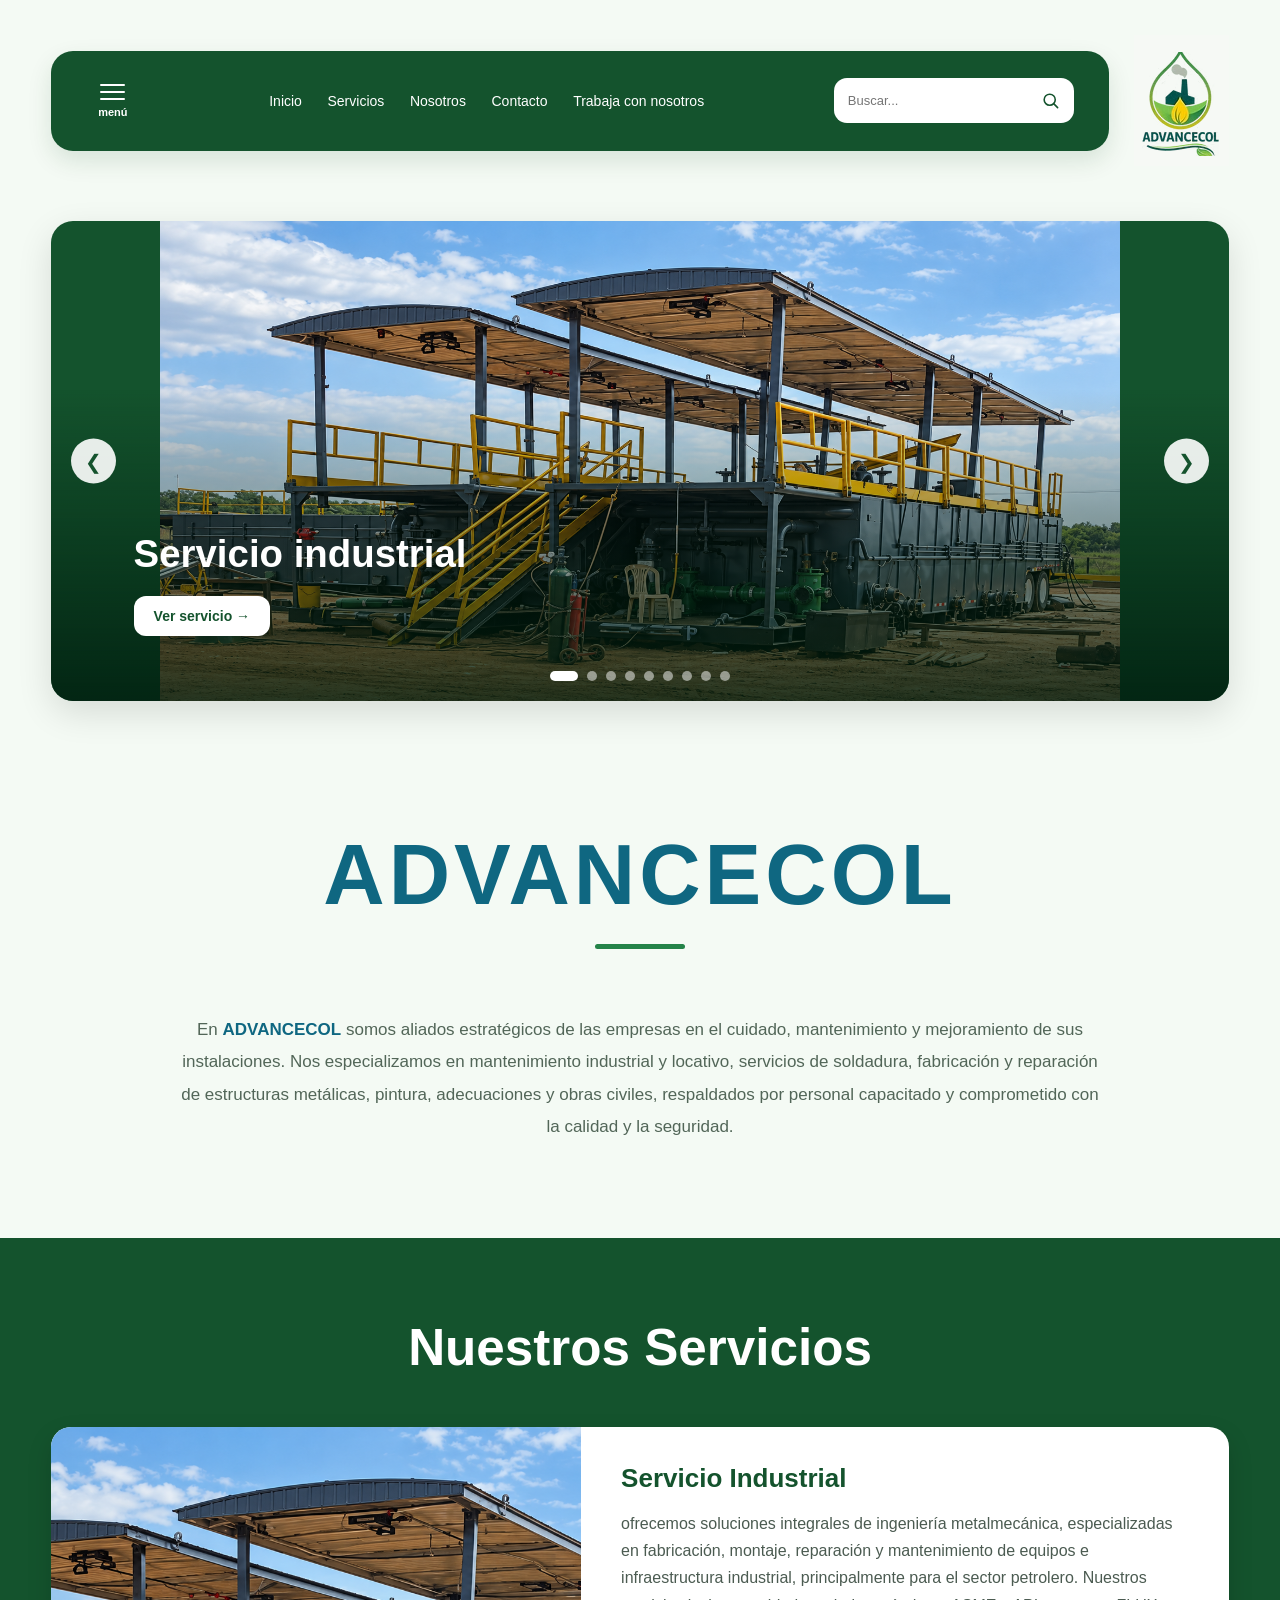
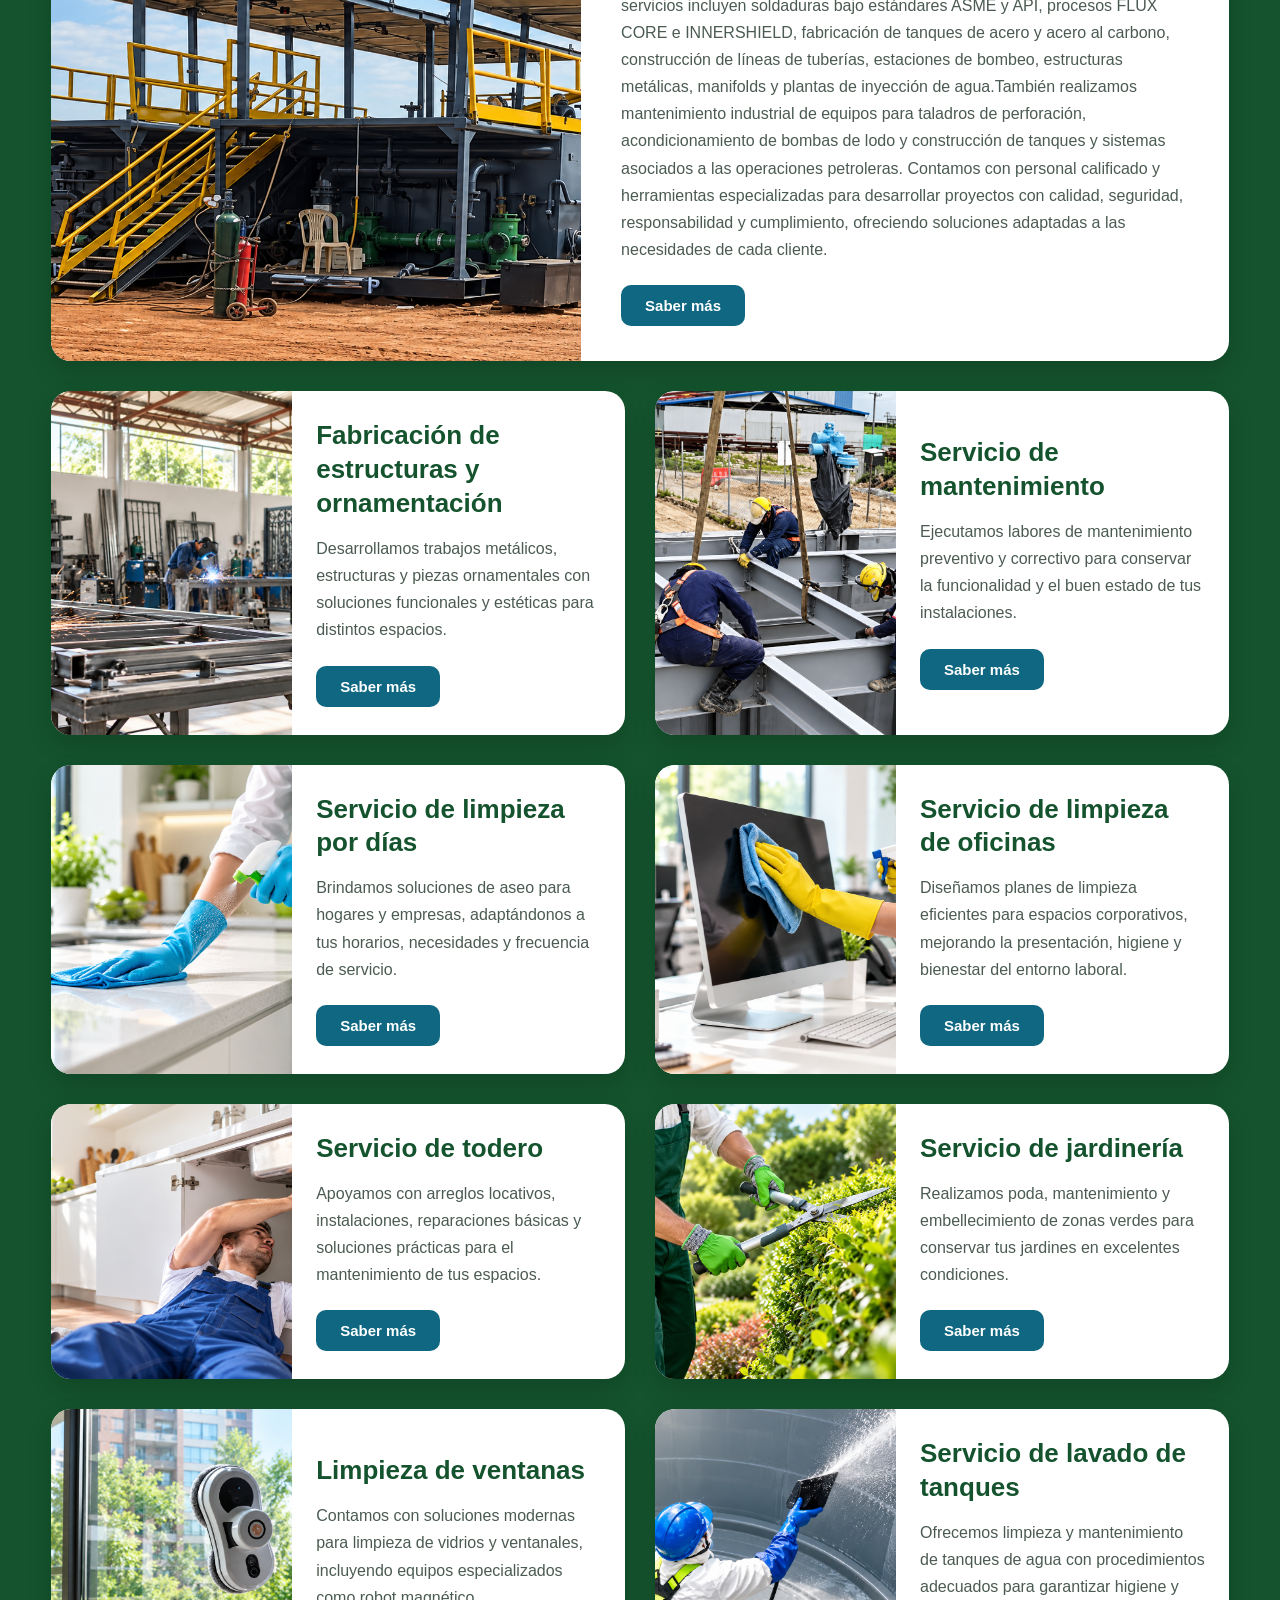
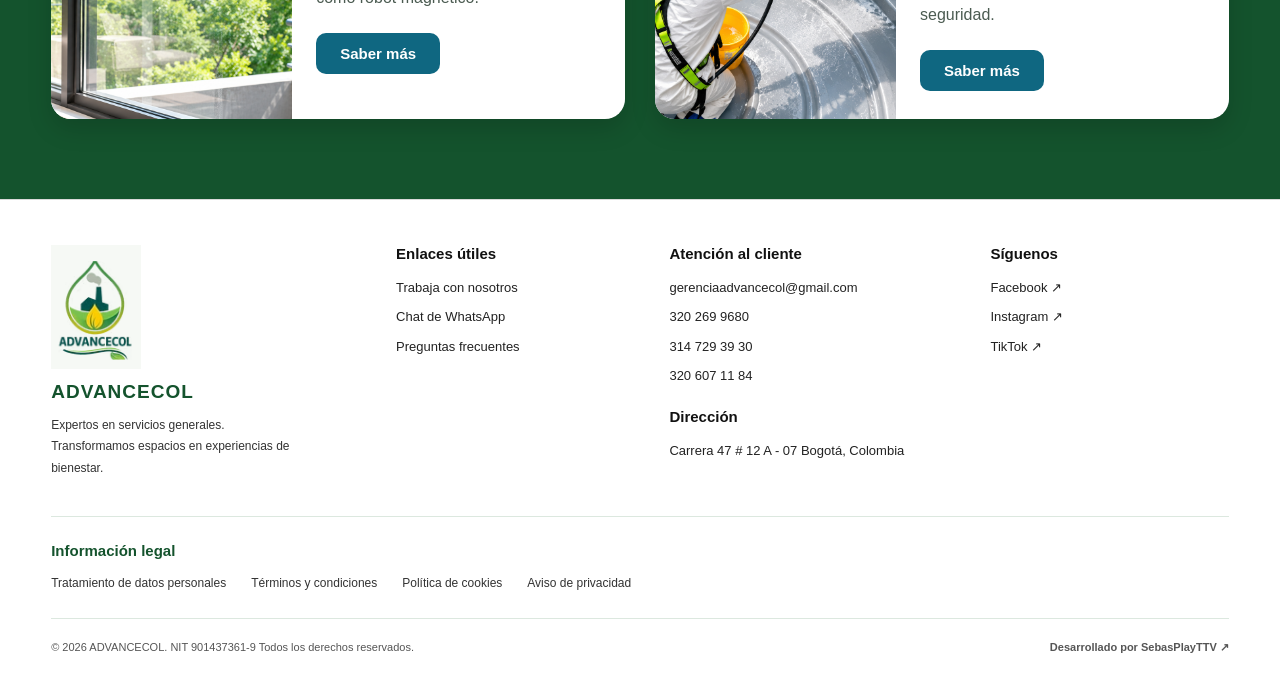
<file: index.html>
<!DOCTYPE html>
<html lang="es">


<head>
    <meta charset="UTF-8">
    <meta name="viewport" content="width=device-width, initial-scale=1.0">

    <!-- SEO PRINCIPAL -->
    <title>ADVANCECOL | Mantenimiento Industrial y Servicios Integrales</title>


    <meta name="description"
          content="ADVANCECOL ofrece mantenimiento industrial y locativo, soldadura, estructuras metálicas, pintura, adecuaciones y servicios de limpieza para empresas y hogares.">

    <meta name="robots" content="index, follow">

    <!-- URL PRINCIPAL -->
    <link rel="canonical" href="https://advancecol.com.co/">

    <!-- REDES SOCIALES -->
    <meta property="og:type" content="website">
    <meta property="og:title"
          content="ADVANCECOL | Mantenimiento Industrial y Servicios Integrales">
    <meta property="og:description"
          content="Soluciones en mantenimiento industrial, estructuras metálicas, soldadura, adecuaciones y limpieza para empresas y hogares.">
    <meta property="og:url"
          content="https://advancecol.com.co/">





<!-- Logo de ADVANCECOL -->
<link rel="icon" type="image/png" sizes="96x96" href="/assets/favicon-google-96.png">





    <!-- ESTILOS -->
    <link rel="stylesheet" href="style.css">
</head>


<body>

    
<!-- ENCABEZADO -->
<header class="encabezado">

    <!-- BARRA VERDE -->
    <nav class="barra-verde" aria-label="Navegación principal">

        <!-- BOTÓN MENÚ -->
        <button class="boton-menu"
                id="boton-menu"
                type="button"
                aria-label="Abrir menú"
                aria-controls="menu-lateral"
                aria-expanded="false">

            <span class="lineas-menu">
                <span></span>
                <span></span>
                <span></span>
            </span>

            <span class="texto-menu">menú</span>

        </button>

        <!-- OPCIONES PRINCIPALES -->
        <div class="enlaces-nav">

            <a href="#inicio">Inicio</a>

            <a href="servicios/servicios.html">Servicios</a>

            <a href="nosotros/nosotros.html">Nosotros</a>

            <a href="contacto/contacto.html#contacto">Contacto</a>

            <a href="trabajaconnosotros/trabaja.html">Trabaja con nosotros</a>

        </div>

        <!-- BUSCADOR -->
        <form class="buscador" id="form-busqueda" role="search">

            <input
                type="search"
                id="buscar"
                placeholder="Buscar..."
                aria-label="Buscar en ADVANCECOL"
            >

            <button type="submit" aria-label="Buscar">
                <svg viewBox="0 0 24 24" aria-hidden="true">
                    <circle cx="11" cy="11" r="7"></circle>
                    <path d="M16 16L21 21"></path>
                </svg>
            </button>

        </form>

    </nav>

    <!-- LOGO ORIGINAL FUERA DE LA BARRA -->
    <div class="contenedor-logo">

        <img
            src="assets/Captura de pantalla 2026-10-09 194754.png"
            alt="Logo de Advancecol"
            class="logo"
        >

    </div>

</header>

<!-- FONDO OSCURO DEL MENÚ LATERAL -->
<div class="fondo-menu" id="fondo-menu" hidden></div>

<!-- MENÚ LATERAL DESPLEGABLE -->

<!-- MENÚ LATERAL -->
<aside class="menu-lateral"
       id="menu-lateral"
       aria-label="Menú de navegación"
       aria-hidden="true"
       inert>

    <!-- ENCABEZADO DEL MENÚ -->
    <div class="menu-lateral-header">
        <h2>ADVANCECOL</h2>

        <button id="cerrar-menu"
                type="button"
                aria-label="Cerrar menú">
            &times;
        </button>
    </div>

    <!-- OPCIONES PRINCIPALES -->
    <div class="menu-principal">
        <a href="#inicio">Inicio</a>
        <a href="servicios/servicios.html">Servicios</a>
        <a href="nosotros/nosotros.html">Nosotros</a>
        <a href="contacto/contacto.html">Contacto</a>
        <a href="trabajaconnosotros/trabaja.html">Trabaja con nosotros</a>

    <!-- INFORMACIÓN COMPLEMENTARIA -->
    <div class="menu-secundario">

        <a href="#trabaja">
            Trabaja con nosotros
        </a>

        <a href="https://wa.me/573202699680"
           target="_blank"
           rel="noopener noreferrer">
            Chat de WhatsApp
        </a>

        <h3>Atención al cliente</h3>

        <a href="mailto:gerenciaadvancecol@gmail.com">
            ✉ gerenciaadvancecol@gmail.com
        </a>

        <div class="datos-contacto">
            <span>Teléfonos</span>

            <a href="tel:+573202699680">
                ☎ 320 269 9680
            </a>

            <a href="tel:+573147293930">
                ☎ 314 729 39 30
            </a>

            <a href="tel:+573206071184">
                ☎ 320 607 11 84
            </a>
        </div>

        <div class="direccion">
            <span>Dirección</span>
            <p>
                Carrera 47 # 12 A - 07<br>
                Bogotá, Colombia
            </p>
        </div>

        <a href="#preguntas-frecuentes">
            Preguntas frecuentes
        </a>

        
<!-- REDES SOCIALES ADVANCECOL -->
<div class="redes-sociales">

    <h3>Síguenos en nuestras redes</h3>

    <a href="https://www.facebook.com/profile.php?id=61576306651314"
       target="_blank"
       rel="noopener noreferrer"
       class="red-social">
        <span class="icono-red facebook">f</span>
        <span>Facebook</span>
    </a>

    <a href="https://www.instagram.com/advancecol.s.a.s?igsh=ZHp5a3l6dzl0NjJs"
       target="_blank"
       rel="noopener noreferrer"
       class="red-social">
        <span class="icono-red instagram">◎</span>
        <span>Instagram</span>
    </a>

    <a href="https://www.tiktok.com/@advancecol4"
       target="_blank"
       rel="noopener noreferrer"
       class="red-social">
        <span class="icono-red tiktok">♪</span>
        <span>TikTok</span>
    </a>

</div>


    </div>

    
<!-- CRÉDITOS DEL DESARROLLADOR -->
<div class="creditos-web">
    <span>Desarrollo web</span>

    <a href="https://github.com/sebasplayttv"
       id="enlace-creador"
       target="_blank"
       rel="noopener noreferrer">
        Desarrollado por SebasPlayTTV ↗
    </a>
</div>


</aside>



<!-- ==================================
     CONTENIDO PRINCIPAL
================================== -->

<main id="inicio">

    <!-- CARRUSEL DE ADVANCECOL -->
    <section class="seccion-carrusel">

        <div class="carrusel" id="carrusel">

            <!-- IMAGEN 9 -->
            <div class="diapositiva">
                <img src="assets/servicioindustrial1.png"
                     alt="Servicio industrial">

                <div class="contenido-diapositiva">
                    <h2>Servicio industrial</h2>
                    <a href="servicios/servicioindustrial.html">Ver servicio →</a>
                </div>
            </div>

            <!-- IMAGEN 8 -->
            <div class="diapositiva">
                <img src="assets/estructuras.png"
                     alt="Estructuras metálicas">

                <div class="contenido-diapositiva">
                    <h2>Fabricación de estructuras y ornamentación</h2>
                    <a href="servicios/ornamentacion.html">Ver servicio →</a>
                </div>
            </div>

            <!-- IMAGEN 4 -->
            <div class="diapositiva">
                <img src="assets/mantenimiento1.png"
                     alt="Mantenimiento">

                <div class="contenido-diapositiva">
                    <h2>Servicio de mantenimiento</h2>
                    <a href="servicios/mantenimiento.html">Ver servicio →</a>
                </div>
            </div>

            <!-- IMAGEN 1 -->
            <div class="diapositiva activa">
                <img src="assets/limpieza-hogares.png"
                     alt="Limpieza para hogares y empresas">

                <div class="contenido-diapositiva">
                    <h2>Limpieza para hogares y empresas</h2>
                    <a href="servicios/limpieza-dias.html">Ver servicio →</a>
                </div>
            </div>

            <!-- IMAGEN 2 -->
            <div class="diapositiva">
                <img src="assets/limpieza-oficinas.png"
                     alt="Limpieza de oficinas">

                <div class="contenido-diapositiva">
                    <h2>Servicio de limpieza de oficinas</h2>
                    <a href="servicios/limpieza-oficinas.html">Ver servicio →</a>
                </div>
            </div>

            <!-- IMAGEN 3 -->
            <div class="diapositiva">
                <img src="assets/limpieza-ventanas.png"
                     alt="Limpieza de ventanas">

                <div class="contenido-diapositiva">
                    <h2>Limpieza de ventanas con robot magnético</h2>
                    <a href="servicios/limpieza-ventanas.html">Ver servicio →</a>
                </div>
            </div>


            <!-- IMAGEN 5 -->
            <div class="diapositiva">
                <img src="assets/todero.png"
                     alt="Servicio de todero">

                <div class="contenido-diapositiva">
                    <h2>Servicio de todero</h2>
                    <a href="servicios/todero.html">Ver servicio →</a>
                </div>
            </div>

            <!-- IMAGEN 6 -->
            <div class="diapositiva">
                <img src="assets/jardineria.png"
                     alt="Jardinería">

                <div class="contenido-diapositiva">
                    <h2>Servicio de jardinería</h2>
                    <a href="servicios/jardineria.html">Ver servicio →</a>
                </div>
            </div>

            <!-- IMAGEN 7 -->
            <div class="diapositiva">
                <img src="assets/lavado-tanques.png"
                     alt="Lavado de tanques">

                <div class="contenido-diapositiva">
                    <h2>Servicio de lavado de tanques</h2>
                    <a href="servicios/lavado-tanques.html">Ver servicio →</a>
                </div>
            </div>


            <!-- FLECHAS -->
            <button class="flecha-carrusel anterior"
                    id="anterior"
                    type="button"
                    aria-label="Anterior">
                ❮
            </button>

            <button class="flecha-carrusel siguiente"
                    id="siguiente"
                    type="button"
                    aria-label="Siguiente">
                ❯
            </button>

            <!-- INDICADORES -->
            <div class="indicadores" id="indicadores"></div>

        </div>

    </section>


    
<!-- =====================================
     PRESENTACIÓN DE ADVANCECOL
===================================== -->

<section class="presentacion-advancecol"
         id="presentacion">

    <div class="contenido-presentacion">

        <!-- NOMBRE DE LA EMPRESA -->
        <h1 class="titulo-empresa">
            ADVANCECOL
        </h1>

        <!-- LÍNEA DECORATIVA -->
        <div class="linea-decorativa"></div>

        <!-- ESLOGAN -->
        <h3 class="eslogan">
            
        </h3>

        <!-- DESCRIPCIÓN -->
        <div class="descripcion-empresa">

            <p>
                En <strong>ADVANCECOL</strong> 
                somos aliados estratégicos de las empresas en el cuidado,
                mantenimiento y mejoramiento de sus instalaciones. 
                Nos especializamos en mantenimiento industrial y locativo, 
                servicios de soldadura, 
                fabricación y reparación de estructuras metálicas, 
                pintura, adecuaciones y obras civiles, 
                respaldados por personal capacitado y comprometido con la calidad y la seguridad.
                
            </p>

        </div>

    </div>

</section>






<!-- =====================================
     SECCIÓN NUESTROS SERVICIOS
===================================== -->
<section class="seccion-servicios" id="servicios">

    <div class="contenedor-servicios">
        <h2 class="titulo-servicios">Nuestros Servicios</h2>

        <div class="lista-servicios">

            <!-- Servicio 1 -->
            <article class="servicio-card servicio-industrial">
                <img src="assets/servicioindustrial1.png" alt="Servicio industrial">
                <div class="servicio-info">
                    <h3>Servicio Industrial</h3>
                    <p>
                        ofrecemos soluciones integrales de ingeniería metalmecánica,
                        especializadas en fabricación, montaje, 
                        reparación y mantenimiento de equipos e infraestructura industrial, 
                        principalmente para el sector petrolero.
                        Nuestros servicios incluyen soldaduras bajo estándares ASME y API, 
                        procesos FLUX CORE e INNERSHIELD, fabricación de tanques de acero y acero al carbono, 
                        construcción de líneas de tuberías, estaciones de bombeo, estructuras metálicas, 
                        manifolds y plantas de inyección de agua.También realizamos mantenimiento industrial de equipos para taladros de perforación, 
                        acondicionamiento de bombas de lodo y construcción de tanques y sistemas asociados a las operaciones petroleras.
                        Contamos con personal calificado y herramientas especializadas para desarrollar proyectos con calidad, seguridad, responsabilidad y cumplimiento, 
                        ofreciendo soluciones adaptadas a las necesidades de cada cliente.
                    </p>
                    <a href="servicios/servicioindustrial.html" class="boton-servicio">Saber más</a>
                </div>
            </article>

            <!-- Servicio 8 -->
            <article class="servicio-card">
                <img src="assets/estructuras.png" alt="Fabricación de estructuras y ornamentación">
                <div class="servicio-info">
                    <h3>Fabricación de estructuras y ornamentación</h3>
                    <p>
                        Desarrollamos trabajos metálicos, estructuras y piezas
                        ornamentales con soluciones funcionales y estéticas
                        para distintos espacios.
                    </p>
                    <a href="servicios/estructuras.html" class="boton-servicio">Saber más</a>
                </div>
            </article>

            
            <!-- Servicio 7 -->
            <article class="servicio-card">
                <img src="assets/mantenimiento1.png" alt="Servicio de mantenimiento">
                <div class="servicio-info">
                    <h3>Servicio de mantenimiento</h3>
                    <p>
                        Ejecutamos labores de mantenimiento preventivo y
                        correctivo para conservar la funcionalidad y el buen
                        estado de tus instalaciones.
                    </p>
                    <a href="servicios/mantenimiento.html" class="boton-servicio">Saber más</a>
                </div>
            </article>

            <!-- Servicio 2 -->
            <article class="servicio-card">
                <img src="assets/limpieza-hogares.png" alt="Servicio de limpieza por días">
                <div class="servicio-info">
                    <h3>Servicio de limpieza por días</h3>
                    <p>
                        Brindamos soluciones de aseo para hogares y empresas,
                        adaptándonos a tus horarios, necesidades y frecuencia
                        de servicio.
                    </p>
                    <a href="servicios/limpieza-dias.html" class="boton-servicio">Saber más</a>
                </div>
            </article>

            <!-- Servicio 3 -->
            <article class="servicio-card">
                <img src="assets/limpieza-oficinas.png" alt="Planes de limpieza para oficinas">
                <div class="servicio-info">
                    <h3>Servicio de limpieza de oficinas</h3>
                    <p>
                        Diseñamos planes de limpieza eficientes para espacios
                        corporativos, mejorando la presentación, higiene y
                        bienestar del entorno laboral.
                    </p>
                    <a href="servicios/limpieza-oficinas.html" class="boton-servicio">Saber más</a>
                </div>
            </article>

            <!-- Servicio 4 -->
            <article class="servicio-card">
                <img src="assets/todero.png" alt="Servicio de todero">
                <div class="servicio-info">
                    <h3>Servicio de todero</h3>
                    <p>
                        Apoyamos con arreglos locativos, instalaciones,
                        reparaciones básicas y soluciones prácticas para el
                        mantenimiento de tus espacios.
                    </p>
                    <a href="servicios/todero.html" class="boton-servicio">Saber más</a>
                </div>
            </article>

            <!-- Servicio 5 -->
            <article class="servicio-card">
                <img src="assets/jardineria.png" alt="Servicio de jardinería">
                <div class="servicio-info">
                    <h3>Servicio de jardinería</h3>
                    <p>
                        Realizamos poda, mantenimiento y embellecimiento de
                        zonas verdes para conservar tus jardines en excelentes
                        condiciones.
                    </p>
                    <a href="servicios/jardineria.html" class="boton-servicio">Saber más</a>
                </div>
            </article>

            <!-- Servicio 6 -->
            <article class="servicio-card">
                <img src="assets/limpieza-ventanas.png" alt="Limpieza de ventanas">
                <div class="servicio-info">
                    <h3>Limpieza de ventanas</h3>
                    <p>
                        Contamos con soluciones modernas para limpieza de
                        vidrios y ventanales, incluyendo equipos especializados
                        como robot magnético.
                    </p>
                    <a href="servicios/limpieza-ventanas.html" class="boton-servicio">Saber más</a>
                </div>
            </article>


            <!-- Servicio 9 -->
            <article class="servicio-card">
                <img src="assets/lavado-tanques.png" alt="Servicio de lavado de tanques">
                <div class="servicio-info">
                    <h3>Servicio de lavado de tanques</h3>
                    <p>
                        Ofrecemos limpieza y mantenimiento de tanques de agua
                        con procedimientos adecuados para garantizar higiene y
                        seguridad.
                    </p>
                    <a href="servicios/lavado-tanques.html" class="boton-servicio">Saber más</a>
                </div>
            </article>

        </div>
    </div>

</section>


</main>


<!-- =====================================
     FOOTER CORPORATIVO ADVANCECOL
===================================== -->

<footer class="footer-advancecol">

    <div class="footer-contenedor">

        <!-- EMPRESA -->
        <div class="footer-columna footer-marca">

            <img
                src="assets/Captura de pantalla 2026-10-09 194754.png"
                alt="Logo de Advancecol"
                class="footer-logo"
            >

            <h3>ADVANCECOL</h3>

            <p>
                Expertos en servicios generales.
                Transformamos espacios en
                experiencias de bienestar.
            </p>

        </div>

        <!-- ENLACES -->
        <div class="footer-columna">

            <h3>Enlaces útiles</h3>

            <a href="#trabaja">
                Trabaja con nosotros
            </a>

            <a href="https://wa.me/573202699680"
               target="_blank"
               rel="noopener noreferrer">
                Chat de WhatsApp
            </a>

            <a href="#preguntas-frecuentes">
                Preguntas frecuentes
            </a>

        </div>

        <!-- CONTACTO -->
        <div class="footer-columna">

            <h3>Atención al cliente</h3>

            <a href="mailto:gerenciaadvancecol@gmail.com">
                gerenciaadvancecol@gmail.com
            </a>

            <a href="tel:+573202699680">
                320 269 9680
            </a>

            <a href="tel:+573147293930">
                314 729 39 30
            </a>

            <a href="tel:+573206071184">
                320 607 11 84
            </a>

            <h3 class="footer-subtitulo">Dirección</h3>

            <p>
                Carrera 47 # 12 A - 07
                Bogotá, Colombia
            </p>

        </div>

        <!-- REDES SOCIALES -->
        <div class="footer-columna">

            <h3>Síguenos</h3>

            <a
                href="https://www.facebook.com/profile.php?id=61576306651314"
                target="_blank"
                rel="noopener noreferrer">
                Facebook ↗
            </a>

            <a
                href="https://www.instagram.com/advancecol.s.a.s?igsh=ZHp5a3l6dzl0NjJs"
                target="_blank"
                rel="noopener noreferrer">
                Instagram ↗
            </a>

            <a
                href="https://www.tiktok.com/@advancecol4"
                target="_blank"
                rel="noopener noreferrer">
                TikTok ↗
            </a>

        </div>

    </div>

    <!-- INFORMACIÓN LEGAL -->
    <div class="footer-legal">

        <h3>Información legal</h3>

        <div class="footer-enlaces-legales">

            <a href="politica-datos.html">
                Tratamiento de datos personales
            </a>

            <a href="terminos.html">
                Términos y condiciones
            </a>

            <a href="cookies.html">
                Política de cookies
            </a>

            <a href="privacidad.html">
                Aviso de privacidad
            </a>

        </div>

    </div>

    <!-- DERECHOS Y CRÉDITOS -->
    <div class="footer-inferior">

        <p>
            &copy; <span id="anio-actual"></span>
            ADVANCECOL. NIT 901437361-9 Todos los derechos reservados.
        </p>

        <a href="https://github.com/sebasplayttv"
           target="_blank"
           rel="noopener noreferrer">
            Desarrollado por SebasPlayTTV ↗
        </a>

    </div>

</footer>

    <script src="script.js"></script>

</body>
</html>
</file>
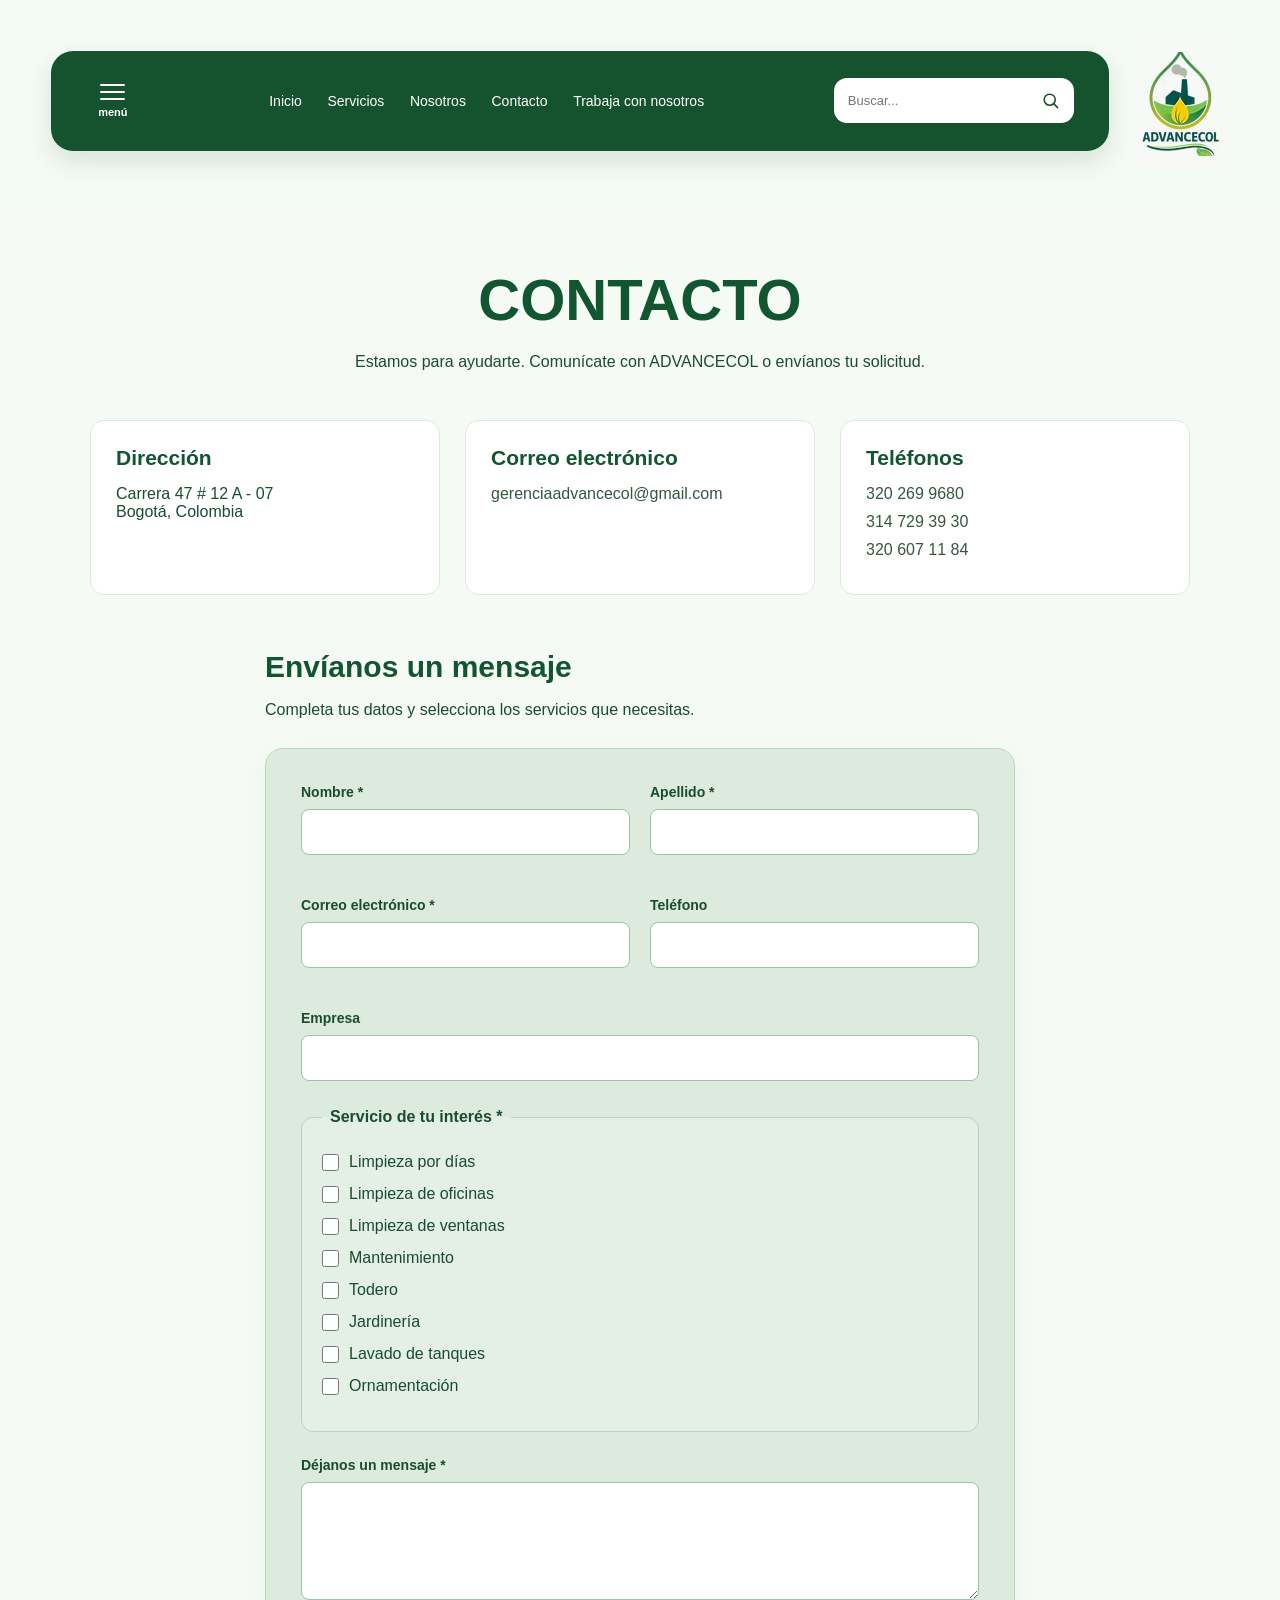
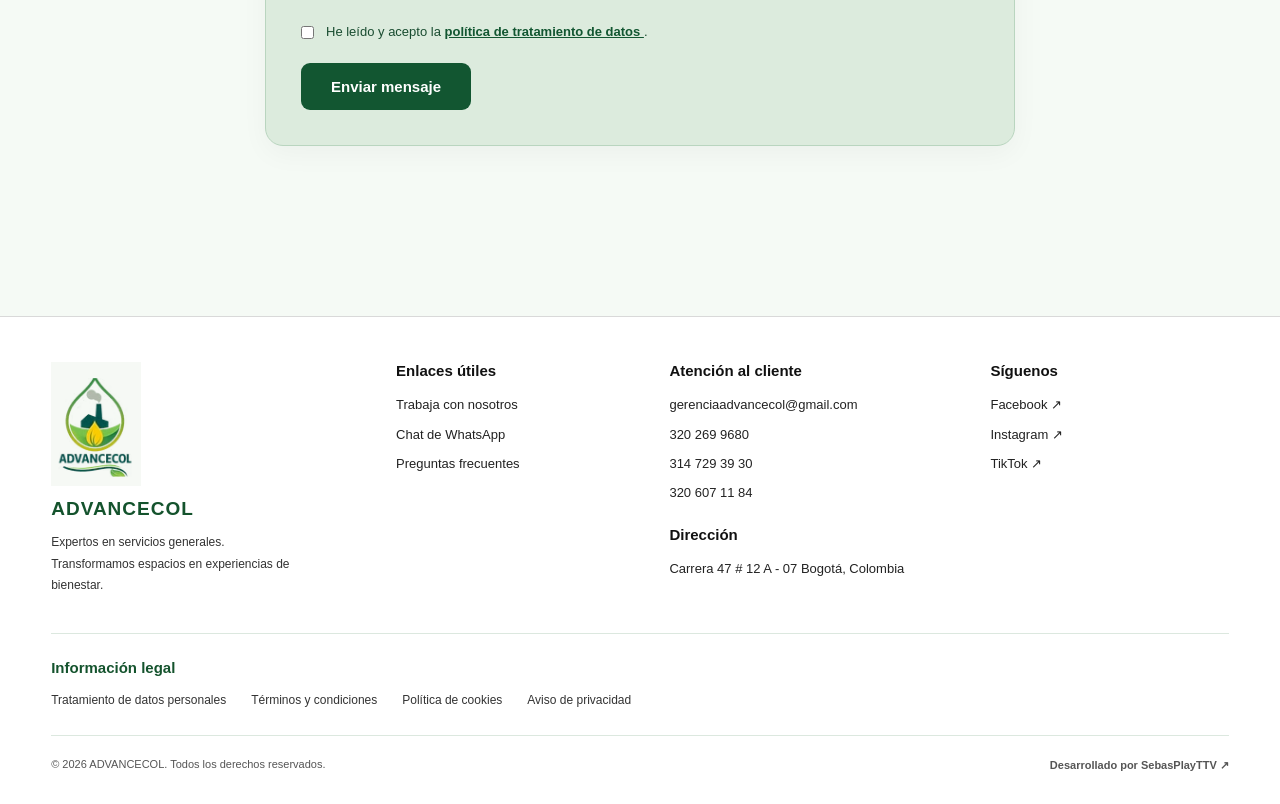
<file: contacto/contacto.html>
<!DOCTYPE html>
<html lang="es">

<head>
    <meta charset="UTF-8">
    <meta name="viewport" content="width=device-width, initial-scale=1.0">

    <title>contacto y empleo | ADVANCECOL</title>

    
<link rel="icon" type="image/png" sizes="512x512" href="/assets/favicon.png">


    <!-- ESTILOS -->
    <link rel="stylesheet" href="../style.css">
    <link rel="stylesheet" href="contacto.css">
</head>

<body>

    <!-- ENCABEZADO CORPORATIVO -->
    <header class="encabezado">

        <nav class="barra-verde" aria-label="Navegación principal">

            <button class="boton-menu"
                    id="boton-menu"
                    type="button"
                    aria-label="Abrir menú"
                    aria-controls="menu-lateral"
                    aria-expanded="false">

                <span class="lineas-menu">
                    <span></span>
                    <span></span>
                    <span></span>
                </span>

                <span class="texto-menu">menú</span>
            </button>

            <!-- OPCIONES PRINCIPALES -->
        <div class="enlaces-nav">

            <a href="../index.html">Inicio</a>

            <a href="../servicios/servicios.html">Servicios</a>

            <a href="../nosotros/nosotros.html">Nosotros</a>

            <a href="../contacto/contacto.html#contacto">Contacto</a>

            <a href="../trabajaconnosotros/trabaja.html">Trabaja con nosotros</a>

        </div>

            
            <!-- BUSCADOR -->
            <form class="buscador" id="form-busqueda" role="search">

                <input type="search"
                       id="buscar"
                       placeholder="Buscar..."
                       aria-label="Buscar en ADVANCECOL">

                <button type="submit" aria-label="Buscar">
                    <svg viewBox="0 0 24 24" aria-hidden="true">
                        <circle cx="11" cy="11" r="7"></circle>
                        <path d="M16 16L21 21"></path>
                    </svg>
                </button>

            </form>

        </nav>

        <!-- LOGO -->
        <div class="contenedor-logo">
            <img
                src="../assets/Captura de pantalla 2026-10-09 194754.png"
                alt="Logo de ADVANCECOL"
                class="logo">
        </div>

    </header>

    <!-- FONDO DEL MENÚ -->
    <div class="fondo-menu" id="fondo-menu" hidden></div>

    <!-- MENÚ LATERAL -->
    <aside class="menu-lateral"
           id="menu-lateral"
           aria-label="Menú de navegación"
           aria-hidden="true"
           inert>

        <div class="menu-lateral-header">
            <h2>ADVANCECOL</h2>

            <button id="cerrar-menu"
                    type="button"
                    aria-label="Cerrar menú">
                &times;
            </button>
        </div>

             <!-- OPCIONES PRINCIPALES -->
    <div class="menu-principal">
        <a href="../index.html">Inicio</a>
        <a href="../servicios/servicios.html">Servicios</a>
        <a href="../nosotros/nosotros.html">Nosotros</a>
        <a href="../contacto/contacto.html">Contacto</a>
        <a href="../trabajaconnosotros/trabaja.html">Trabaja con nosotros</a>
    </div>

        <div class="menu-secundario">

            <a href="contacto.html#trabaja">
                Trabaja con nosotros
            </a>

            <a href="https://wa.me/573202699680"
               target="_blank"
               rel="noopener noreferrer">
                Chat de WhatsApp
            </a>

            <h3>Atención al cliente</h3>

            <a href="mailto:gerenciaadvancecol@gmail.com">
                ✉ gerenciaadvancecol@gmail.com
            </a>

            <div class="datos-contacto">
                <span>Teléfonos</span>

                <a href="tel:+573202699680">
                    ☎ 320 269 9680
                </a>

                <a href="tel:+573147293930">
                    ☎ 314 729 39 30
                </a>

                <a href="tel:+573206071184">
                    ☎ 320 607 11 84
                </a>
            </div>

            <div class="direccion">
                <span>Dirección</span>
                <p>
                    Carrera 47 # 12 A - 07
                    Bogotá, Colombia
                </p>
            </div>

            <a href="../index.html#preguntas-frecuentes">
                Preguntas frecuentes
            </a>

            <div class="redes-sociales">

                <h3>Síguenos en nuestras redes</h3>

                <a href="https://www.facebook.com/profile.php?id=61576306651314"
                   target="_blank"
                   rel="noopener noreferrer"
                   class="red-social">
                    <span class="icono-red facebook">f</span>
                    <span>Facebook</span>
                </a>

                <a href="https://www.instagram.com/advancecol.s.a.s?igsh=ZHp5a3l6dzl0NjJs"
                   target="_blank"
                   rel="noopener noreferrer"
                   class="red-social">
                    <span class="icono-red instagram">◎</span>
                    <span>Instagram</span>
                </a>

                <a href="https://www.tiktok.com/@advancecol4"
                   target="_blank"
                   rel="noopener noreferrer"
                   class="red-social">
                    <span class="icono-red tiktok">♪</span>
                    <span>TikTok</span>
                </a>

            </div>
        </div>

        <div class="creditos-web">
            <span>Desarrollo web</span>

            <a href="https://github.com/sebasplayttv"
               target="_blank"
               rel="noopener noreferrer">
                Desarrollado por SebasPlayTTV ↗
            </a>
        </div>

    </aside>

    




<main class="pagina-contacto">

    <!-- SECCIÓN CONTACTO -->
    <section id="contacto" class="seccion-contacto">

        <div class="contacto-intro">
            <h1>CONTACTO</h1>
            <p>
                Estamos para ayudarte. Comunícate con
                ADVANCECOL o envíanos tu solicitud.
            </p>
        </div>

        <!-- INFORMACIÓN DE CONTACTO -->
        <div class="contacto-datos">

            <article>
                <h2>Dirección</h2>
                <p>Carrera 47 # 12 A - 07</p>
                <p>Bogotá, Colombia</p>
            </article>

            <article>
                <h2>Correo electrónico</h2>
                <a href="mailto:gerenciaadvancecol@gmail.com">
                    gerenciaadvancecol@gmail.com
                </a>
            </article>

            <article>
                <h2>Teléfonos</h2>
                <a href="tel:+573202699680">320 269 9680</a>
                <a href="tel:+573147293930">314 729 39 30</a>
                <a href="tel:+573206071184">320 607 11 84</a>
            </article>

        </div>

        <!-- FORMULARIO DE CONTACTO -->
        <div class="contacto-formulario">

            <h2>Envíanos un mensaje</h2>

            <p>
                Completa tus datos y selecciona
                los servicios que necesitas.
            </p>

            <form
                id="formulario-contacto"
                class="formulario-advancecol"
                action="https://formsubmit.co/gerenciaadvancecol@gmail.com"
                method="POST">

                <input type="hidden" name="_subject"
                       value="Nueva consulta web ADVANCECOL">

                <input type="hidden" name="_captcha"
                       value="true">

                <input type="text" name="_honey"
                       style="display:none"
                       tabindex="-1"
                       autocomplete="off">

                <div class="form-grid">

                    <div class="campo">
                        <label for="contacto-nombre">Nombre *</label>
                        <input type="text"
                               id="contacto-nombre"
                               name="nombre"
                               required>
                    </div>

                    <div class="campo">
                        <label for="contacto-apellido">Apellido *</label>
                        <input type="text"
                               id="contacto-apellido"
                               name="apellido"
                               required>
                    </div>

                    <div class="campo">
                        <label for="contacto-email">Correo electrónico *</label>
                        <input type="email"
                               id="contacto-email"
                               name="email"
                               required>
                    </div>

                    <div class="campo">
                        <label for="contacto-telefono">Teléfono</label>
                        <input type="tel"
                               id="contacto-telefono"
                               name="telefono">
                    </div>

                    <div class="campo campo-completo">
                        <label for="contacto-empresa">Empresa</label>
                        <input type="text"
                               id="contacto-empresa"
                               name="empresa">
                    </div>

                </div>

                <!-- SERVICIOS -->
                <fieldset class="campo-servicios">

                    <legend>Servicio de tu interés *</legend>

                    <label>
                        <input type="checkbox" name="servicios"
                               value="Limpieza por días">
                        Limpieza por días
                    </label>

                    <label>
                        <input type="checkbox" name="servicios"
                               value="Limpieza de oficinas">
                        Limpieza de oficinas
                    </label>

                    <label>
                        <input type="checkbox" name="servicios"
                               value="Limpieza de ventanas">
                        Limpieza de ventanas
                    </label>

                    <label>
                        <input type="checkbox" name="servicios"
                               value="Mantenimiento">
                        Mantenimiento
                    </label>

                    <label>
                        <input type="checkbox" name="servicios"
                               value="Todero">
                        Todero
                    </label>

                    <label>
                        <input type="checkbox" name="servicios"
                               value="Jardinería">
                        Jardinería
                    </label>

                    <label>
                        <input type="checkbox" name="servicios"
                               value="Lavado de tanques">
                        Lavado de tanques
                    </label>

                    <label>
                        <input type="checkbox" name="servicios"
                               value="Ornamentación">
                        Ornamentación
                    </label>

                    <p id="contacto-error"
                       class="mensaje-validacion"
                       role="alert"></p>

                </fieldset>

                <div class="campo">

                    <label for="contacto-mensaje">
                        Déjanos un mensaje *
                    </label>

                    <textarea id="contacto-mensaje"
                              name="mensaje"
                              rows="5"
                              required></textarea>

                </div>

                <label class="aceptacion-datos">

                    <input type="checkbox"
                           name="acepta_tratamiento"
                           value="Si"
                           required>

                    <span>
                        He leído y acepto la
                        <a href="../politica-datos.html"
                           target="_blank"
                           rel="noopener noreferrer">
                            política de tratamiento de datos
                        </a>.
                    </span>

                </label>

                <button type="submit" class="boton-enviar">
                    Enviar mensaje
                </button>

            </form>

        </div>

    </section>

    

</main>






    <!-- FOOTER CORPORATIVO -->
    <footer class="footer-advancecol">

        <div class="footer-contenedor">

            <div class="footer-columna footer-marca">

                <img
                    src="../assets/Captura de pantalla 2026-10-09 194754.png"
                    alt="Logo de ADVANCECOL"
                    class="footer-logo">

                <h3>ADVANCECOL</h3>

                <p>
                    Expertos en servicios generales.
                    Transformamos espacios en
                    experiencias de bienestar.
                </p>

            </div>

            <div class="footer-columna">

                <h3>Enlaces útiles</h3>

                <a href="../index.html#trabaja">
                    Trabaja con nosotros
                </a>

                <a href="https://wa.me/573202699680"
                   target="_blank"
                   rel="noopener noreferrer">
                    Chat de WhatsApp
                </a>

                <a href="../index.html#preguntas-frecuentes">
                    Preguntas frecuentes
                </a>

            </div>

            <div class="footer-columna">

                <h3>Atención al cliente</h3>

                <a href="mailto:gerenciaadvancecol@gmail.com">
                    gerenciaadvancecol@gmail.com
                </a>

                <a href="tel:+573202699680">
                    320 269 9680
                </a>

                <a href="tel:+573147293930">
                    314 729 39 30
                </a>

                <a href="tel:+573206071184">
                    320 607 11 84
                </a>

                <h3 class="footer-subtitulo">Dirección</h3>

                <p>
                    Carrera 47 # 12 A - 07
                    Bogotá, Colombia
                </p>

            </div>

            <div class="footer-columna">

                <h3>Síguenos</h3>

                <a href="https://www.facebook.com/profile.php?id=61576306651314"
                   target="_blank"
                   rel="noopener noreferrer">
                    Facebook ↗
                </a>

                <a href="https://www.instagram.com/advancecol.s.a.s?igsh=ZHp5a3l6dzl0NjJs"
                   target="_blank"
                   rel="noopener noreferrer">
                    Instagram ↗
                </a>

                <a href="https://www.tiktok.com/@advancecol4"
                   target="_blank"
                   rel="noopener noreferrer">
                    TikTok ↗
                </a>

            </div>

        </div>

        <!-- INFORMACIÓN LEGAL -->
        <div class="footer-legal">

            <h3>Información legal</h3>

            <div class="footer-enlaces-legales">

                <a href="../politica-datos.html">
                    Tratamiento de datos personales
                </a>

                <a href="../terminos.html">
                    Términos y condiciones
                </a>

                <a href="../cookies.html">
                    Política de cookies
                </a>

                <a href="../privacidad.html">
                    Aviso de privacidad
                </a>

            </div>

        </div>

        <div class="footer-inferior">

            <p>
                &copy; <span id="anio-actual"></span>
                ADVANCECOL. Todos los derechos reservados.
            </p>

            <a href="https://github.com/sebasplayttv"
               target="_blank"
               rel="noopener noreferrer">
                Desarrollado por SebasPlayTTV ↗
            </a>

        </div>

    </footer>

    <!-- JAVASCRIPT -->
    <script src="../script.js"></script>
    <script src="contacto.js"></script>

    <script>
        const anio = document.getElementById("anio-actual");

        if (anio) {
            anio.textContent = new Date().getFullYear();
        }
    </script>

</body>
</html>
</file>
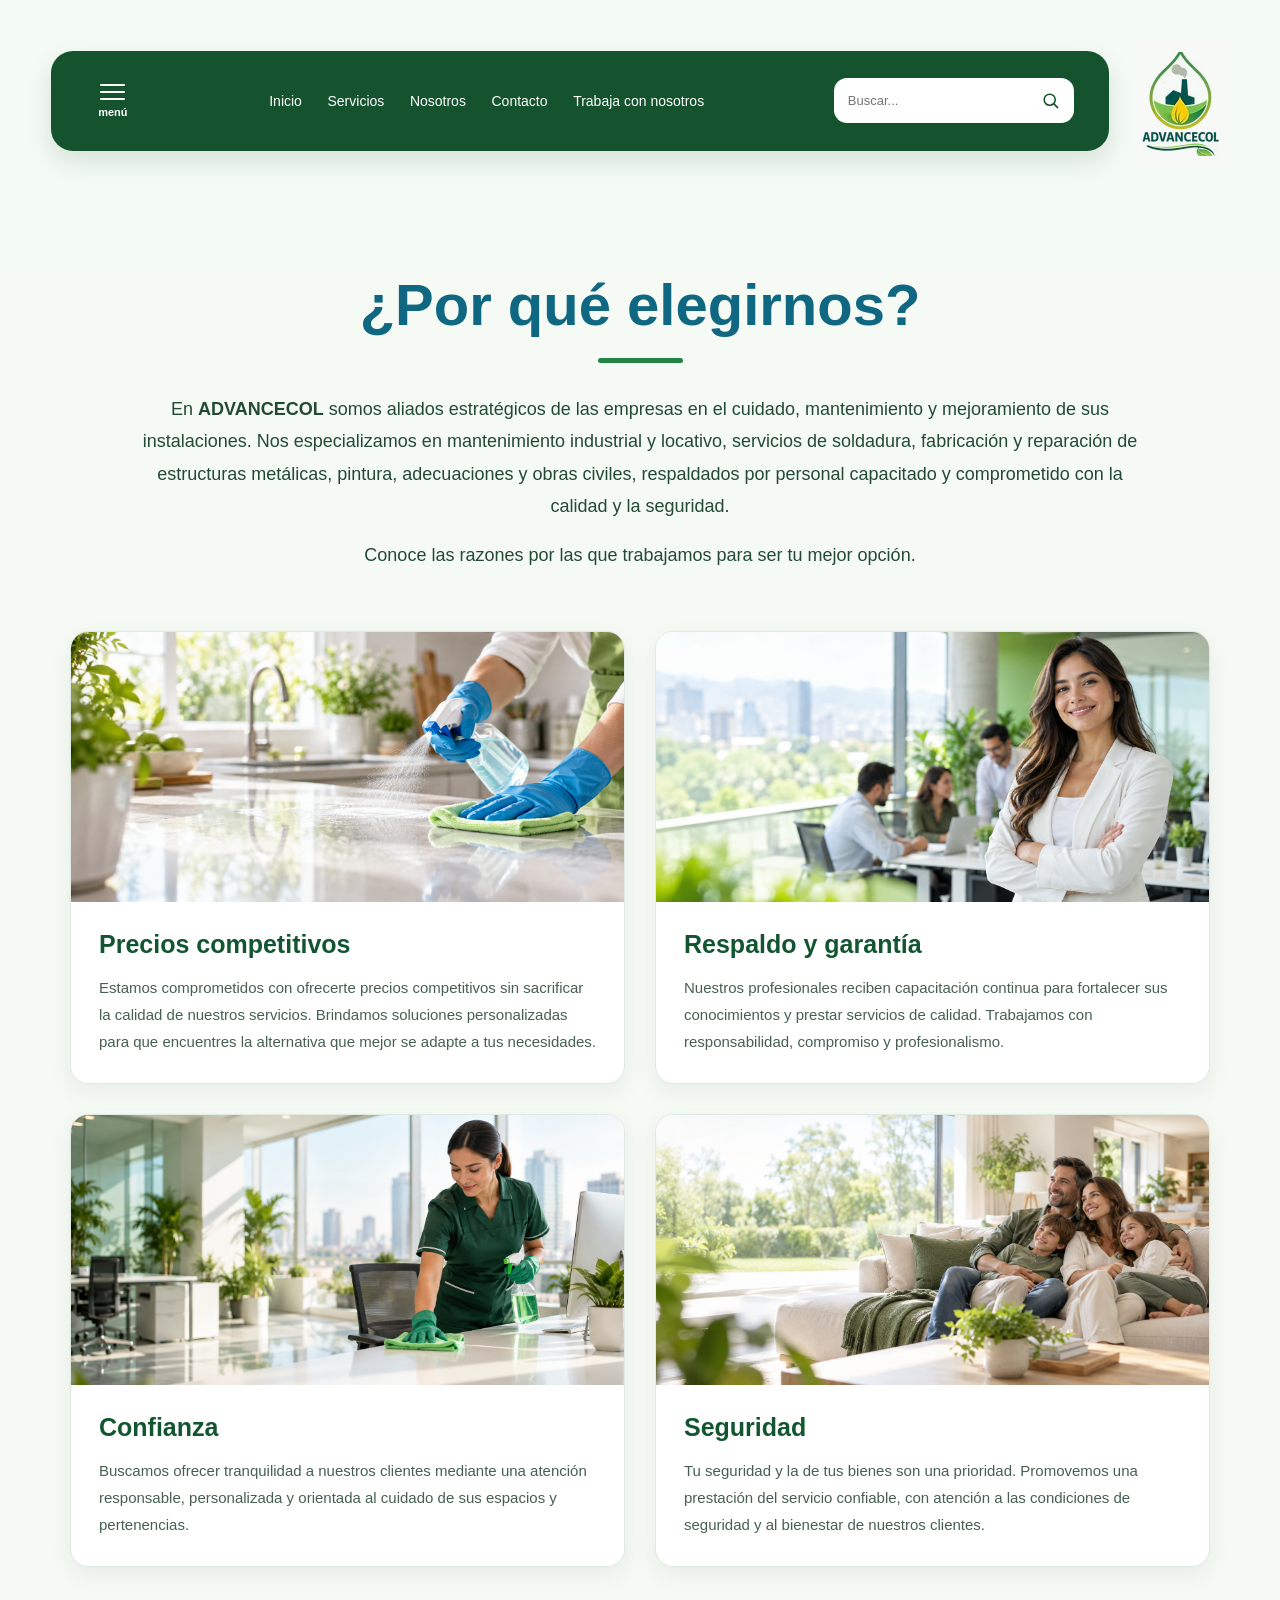
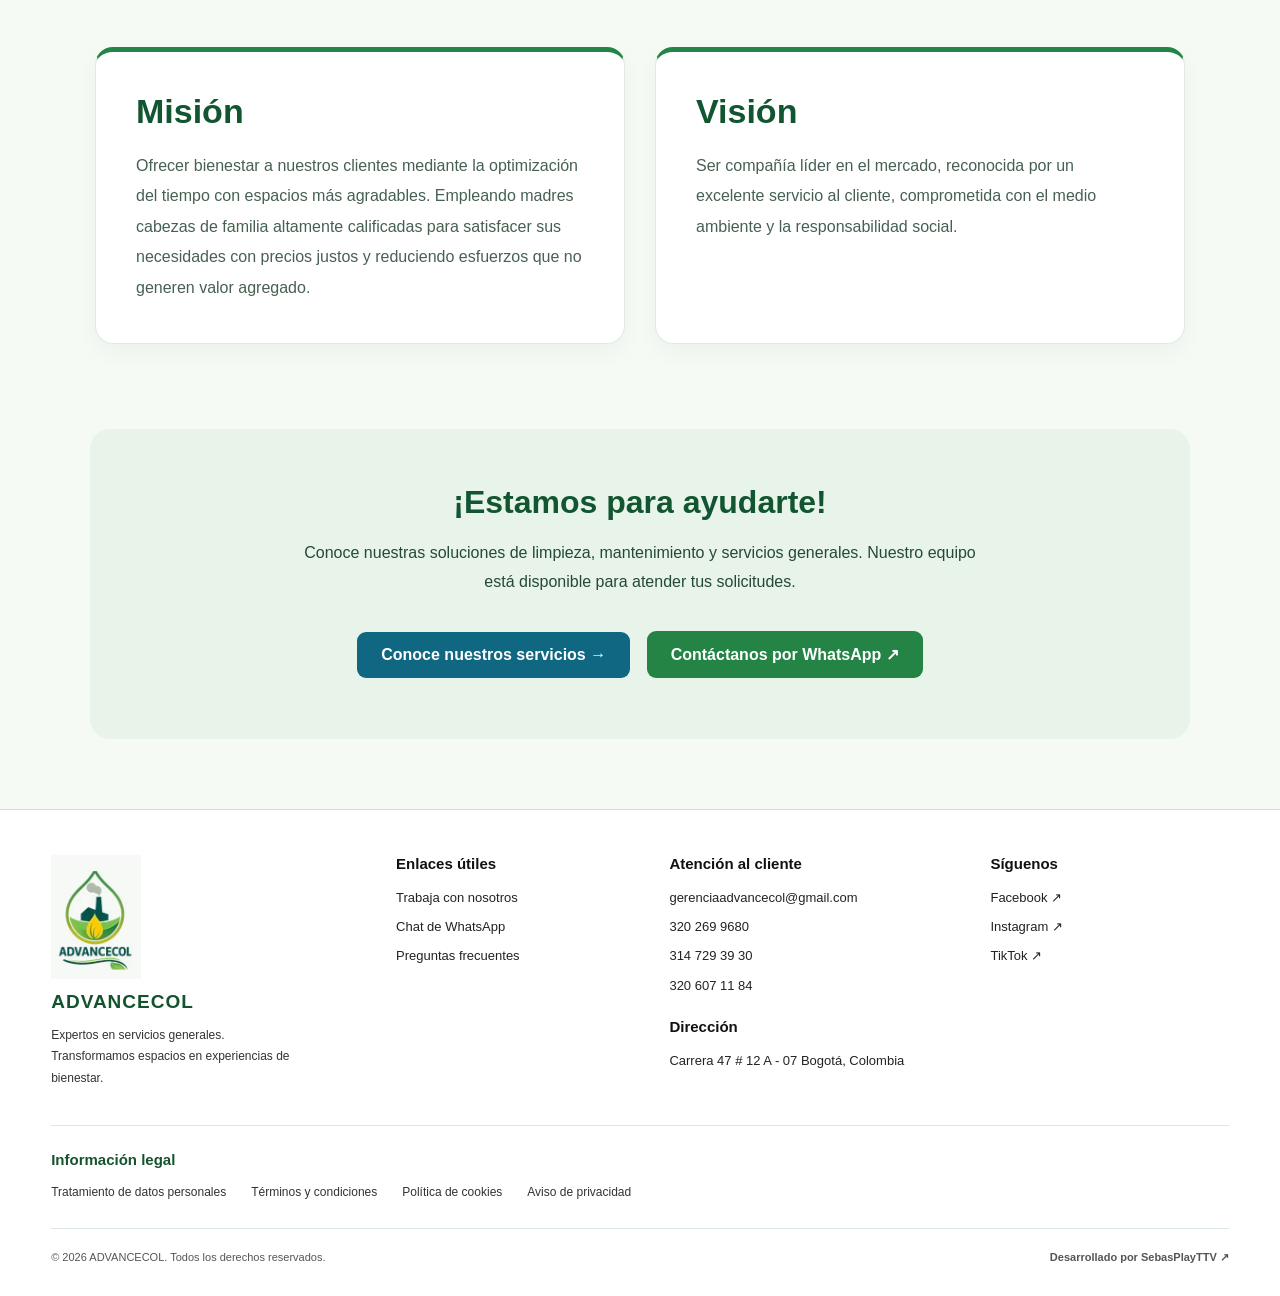
<file: nosotros/nosotros.html>
<!DOCTYPE html>
<html lang="es">

<head>
    <meta charset="UTF-8">
    <meta name="viewport" content="width=device-width, initial-scale=1.0">

    <title>Nosotros | ADVANCECOL</title>
    <link rel="icon" type="image/png" sizes="512x512" href="/assets/favicon.png">

    <!-- ESTILOS -->
    <link rel="stylesheet" href="../style.css">
    <link rel="stylesheet" href="nosotros.css">
</head>

<body>

    <!-- ENCABEZADO CORPORATIVO -->
    <header class="encabezado">

        <nav class="barra-verde" aria-label="Navegación principal">

            <button class="boton-menu"
                    id="boton-menu"
                    type="button"
                    aria-label="Abrir menú"
                    aria-controls="menu-lateral"
                    aria-expanded="false">

                <span class="lineas-menu">
                    <span></span>
                    <span></span>
                    <span></span>
                </span>

                <span class="texto-menu">menú</span>
            </button>

            <!-- OPCIONES PRINCIPALES -->
        <div class="enlaces-nav">

            <a href="../index.html">Inicio</a>

            <a href="../servicios/servicios.html">Servicios</a>

            <a href="../nosotros/nosotros.html">Nosotros</a>

            <a href="../contacto/contacto.html#contacto">Contacto</a>

            <a href="../trabajaconnosotros/trabaja.html">Trabaja con nosotros</a>
        </div>

            <!-- BUSCADOR -->
            <form class="buscador" id="form-busqueda" role="search">

                <input type="search"
                       id="buscar"
                       placeholder="Buscar..."
                       aria-label="Buscar en ADVANCECOL">

                <button type="submit" aria-label="Buscar">
                    <svg viewBox="0 0 24 24" aria-hidden="true">
                        <circle cx="11" cy="11" r="7"></circle>
                        <path d="M16 16L21 21"></path>
                    </svg>
                </button>

            </form>

        </nav>

        <!-- LOGO -->
        <div class="contenedor-logo">
            <img
                src="../assets/Captura de pantalla 2026-10-09 194754.png"
                alt="Logo de ADVANCECOL"
                class="logo">
        </div>

    </header>

    <!-- FONDO DEL MENÚ -->
    <div class="fondo-menu" id="fondo-menu" hidden></div>

    <!-- MENÚ LATERAL -->
    <aside class="menu-lateral"
           id="menu-lateral"
           aria-label="Menú de navegación"
           aria-hidden="true"
           inert>

        <div class="menu-lateral-header">
            <h2>ADVANCECOL</h2>

            <button id="cerrar-menu"
                    type="button"
                    aria-label="Cerrar menú">
                &times;
            </button>
        </div>

             <!-- OPCIONES PRINCIPALES -->
    <div class="menu-principal">
        <a href="../index.html">Inicio</a>
        <a href="../servicios/servicios.html">Servicios</a>
        <a href="../nosotros/nosotros.html">Nosotros</a>
        <a href="../contacto/contacto.html">Contacto</a>
        <a href="../trabajaconnosotros/trabaja.html">Trabaja con nosotros</a>
    </div>

        <div class="menu-secundario">

            <a href="../index.html#trabaja">
                Trabaja con nosotros
            </a>

            <a href="https://wa.me/573202699680"
               target="_blank"
               rel="noopener noreferrer">
                Chat de WhatsApp
            </a>

            <h3>Atención al cliente</h3>

            <a href="mailto:gerenciaadvancecol@gmail.com">
                ✉ gerenciaadvancecol@gmail.com
            </a>

            <div class="datos-contacto">
                <span>Teléfonos</span>

                <a href="tel:+573202699680">
                    ☎ 320 269 9680
                </a>

                <a href="tel:+573147293930">
                    ☎ 314 729 39 30
                </a>

                <a href="tel:+573206071184">
                    ☎ 320 607 11 84
                </a>
            </div>

            <div class="direccion">
                <span>Dirección</span>
                <p>
                    Carrera 47 # 12 A - 07
                    Bogotá, Colombia
                </p>
            </div>

            <a href="../index.html#preguntas-frecuentes">
                Preguntas frecuentes
            </a>

            <div class="redes-sociales">

                <h3>Síguenos en nuestras redes</h3>

                <a href="https://www.facebook.com/profile.php?id=61576306651314"
                   target="_blank"
                   rel="noopener noreferrer"
                   class="red-social">
                    <span class="icono-red facebook">f</span>
                    <span>Facebook</span>
                </a>

                <a href="https://www.instagram.com/advancecol.s.a.s?igsh=ZHp5a3l6dzl0NjJs"
                   target="_blank"
                   rel="noopener noreferrer"
                   class="red-social">
                    <span class="icono-red instagram">◎</span>
                    <span>Instagram</span>
                </a>

                <a href="https://www.tiktok.com/@advancecol4"
                   target="_blank"
                   rel="noopener noreferrer"
                   class="red-social">
                    <span class="icono-red tiktok">♪</span>
                    <span>TikTok</span>
                </a>

            </div>
        </div>

        <div class="creditos-web">
            <span>Desarrollo web</span>

            <a href="https://github.com/sebasplayttv"
               target="_blank"
               rel="noopener noreferrer">
                Desarrollado por SebasPlayTTV ↗
            </a>
        </div>

    </aside>

    


<main class="pagina-nosotros">

    <!-- PRESENTACIÓN -->
    <section class="nosotros-introduccion">

        <h1>¿Por qué elegirnos?</h1>
        <div class="linea-nosotros"></div>

        <p>
            En <strong>ADVANCECOL</strong> 
                somos aliados estratégicos de las empresas en el cuidado,
                mantenimiento y mejoramiento de sus instalaciones. 
                Nos especializamos en mantenimiento industrial y locativo, 
                servicios de soldadura, 
                fabricación y reparación de estructuras metálicas, 
                pintura, adecuaciones y obras civiles, 
                respaldados por personal capacitado y comprometido con la calidad y la seguridad.
        </p>

        <p>
            Conoce las razones por las que trabajamos
            para ser tu mejor opción.
        </p>

    </section>

    <!-- BENEFICIOS DE ADVANCECOL -->
    <section class="nosotros-beneficios">

        <article class="beneficio-nosotros">

            <img
                src="imagenes/precioscompetitivos.png"
                alt="Precios competitivos ADVANCECOL">

            <div class="beneficio-contenido">
                <h2>Precios competitivos</h2>

                <p>
                    Estamos comprometidos con ofrecerte
                    precios competitivos sin sacrificar
                    la calidad de nuestros servicios.
                    Brindamos soluciones personalizadas
                    para que encuentres la alternativa
                    que mejor se adapte a tus necesidades.
                </p>
            </div>

        </article>

        <article class="beneficio-nosotros">

            <img
                src="imagenes/respaldo y garantia.png"
                alt="Respaldo y garantía ADVANCECOL">

            <div class="beneficio-contenido">
                <h2>Respaldo y garantía</h2>

                <p>
                    Nuestros profesionales reciben
                    capacitación continua para fortalecer
                    sus conocimientos y prestar
                    servicios de calidad.
                    Trabajamos con responsabilidad,
                    compromiso y profesionalismo.
                </p>
            </div>

        </article>

        <article class="beneficio-nosotros">

            <img
                src="imagenes/confianza.png"
                alt="Confianza en los servicios ADVANCECOL">

            <div class="beneficio-contenido">
                <h2>Confianza</h2>

                <p>
                    Buscamos ofrecer tranquilidad
                    a nuestros clientes mediante
                    una atención responsable,
                    personalizada y orientada
                    al cuidado de sus espacios
                    y pertenencias.
                </p>
            </div>

        </article>

        <article class="beneficio-nosotros">

            <img
                src="imagenes/seguridad.png"
                alt="Seguridad y tranquilidad ADVANCECOL">

            <div class="beneficio-contenido">
                <h2>Seguridad</h2>

                <p>
                    Tu seguridad y la de tus bienes
                    son una prioridad.
                    Promovemos una prestación del
                    servicio confiable, con atención
                    a las condiciones de seguridad
                    y al bienestar de nuestros clientes.
                </p>
            </div>

        </article>

    </section>

    <!-- MISIÓN Y VISIÓN -->
    <section class="nosotros-identidad">

        <article class="identidad-tarjeta">

            <h2>Misión</h2>

            <p>
                Ofrecer bienestar a nuestros clientes
                mediante la optimización del tiempo
                con espacios más agradables.
                Empleando madres cabezas de familia
                altamente calificadas para satisfacer
                sus necesidades con precios justos
                y reduciendo esfuerzos que no generen
                valor agregado.
            </p>

        </article>

        <article class="identidad-tarjeta">

            <h2>Visión</h2>

            <p>
                Ser compañía líder en el mercado,
                reconocida por un excelente servicio
                al cliente, comprometida con el
                medio ambiente y la responsabilidad social.
            </p>

        </article>

    </section>

    <!-- CONTACTO -->
    <section class="nosotros-contacto">

        <h2>¡Estamos para ayudarte!</h2>

        <p>
            Conoce nuestras soluciones de limpieza,
            mantenimiento y servicios generales.
            Nuestro equipo está disponible para
            atender tus solicitudes.
        </p>

        <a href="../servicios/servicios.html"
           class="boton-nosotros">
            Conoce nuestros servicios →
        </a>

        <a href="https://wa.me/573202699680"
           class="boton-nosotros boton-contacto"
           target="_blank"
           rel="noopener noreferrer">
            Contáctanos por WhatsApp ↗
        </a>

    </section>

</main>




    <!-- FOOTER CORPORATIVO -->
    <footer class="footer-advancecol">

        <div class="footer-contenedor">

            <div class="footer-columna footer-marca">

                <img
                    src="../assets/Captura de pantalla 2026-10-09 194754.png"
                    alt="Logo de ADVANCECOL"
                    class="footer-logo">

                <h3>ADVANCECOL</h3>

                <p>
                    Expertos en servicios generales.
                    Transformamos espacios en
                    experiencias de bienestar.
                </p>

            </div>

            <div class="footer-columna">

                <h3>Enlaces útiles</h3>

                <a href="../index.html#trabaja">
                    Trabaja con nosotros
                </a>

                <a href="https://wa.me/573202699680"
                   target="_blank"
                   rel="noopener noreferrer">
                    Chat de WhatsApp
                </a>

                <a href="../index.html#preguntas-frecuentes">
                    Preguntas frecuentes
                </a>

            </div>

            <div class="footer-columna">

                <h3>Atención al cliente</h3>

                <a href="mailto:gerenciaadvancecol@gmail.com">
                    gerenciaadvancecol@gmail.com
                </a>

                <a href="tel:+573202699680">
                    320 269 9680
                </a>

                <a href="tel:+573147293930">
                    314 729 39 30
                </a>

                <a href="tel:+573206071184">
                    320 607 11 84
                </a>

                <h3 class="footer-subtitulo">Dirección</h3>

                <p>
                    Carrera 47 # 12 A - 07
                    Bogotá, Colombia
                </p>

            </div>

            <div class="footer-columna">

                <h3>Síguenos</h3>

                <a href="https://www.facebook.com/profile.php?id=61576306651314"
                   target="_blank"
                   rel="noopener noreferrer">
                    Facebook ↗
                </a>

                <a href="https://www.instagram.com/advancecol.s.a.s?igsh=ZHp5a3l6dzl0NjJs"
                   target="_blank"
                   rel="noopener noreferrer">
                    Instagram ↗
                </a>

                <a href="https://www.tiktok.com/@advancecol4"
                   target="_blank"
                   rel="noopener noreferrer">
                    TikTok ↗
                </a>

            </div>

        </div>

        <!-- INFORMACIÓN LEGAL -->
        <div class="footer-legal">

            <h3>Información legal</h3>

            <div class="footer-enlaces-legales">

                <a href="../politica-datos.html">
                    Tratamiento de datos personales
                </a>

                <a href="../terminos.html">
                    Términos y condiciones
                </a>

                <a href="../cookies.html">
                    Política de cookies
                </a>

                <a href="../privacidad.html">
                    Aviso de privacidad
                </a>

            </div>

        </div>

        <div class="footer-inferior">

            <p>
                &copy; <span id="anio-actual"></span>
                ADVANCECOL. Todos los derechos reservados.
            </p>

            <a href="https://github.com/sebasplayttv"
               target="_blank"
               rel="noopener noreferrer">
                Desarrollado por SebasPlayTTV ↗
            </a>

        </div>

    </footer>

    <!-- JAVASCRIPT -->
    <script src="../script.js"></script>

    <script>
        const anio = document.getElementById("anio-actual");

        if (anio) {
            anio.textContent = new Date().getFullYear();
        }
    </script>

</body>
</html>
</file>
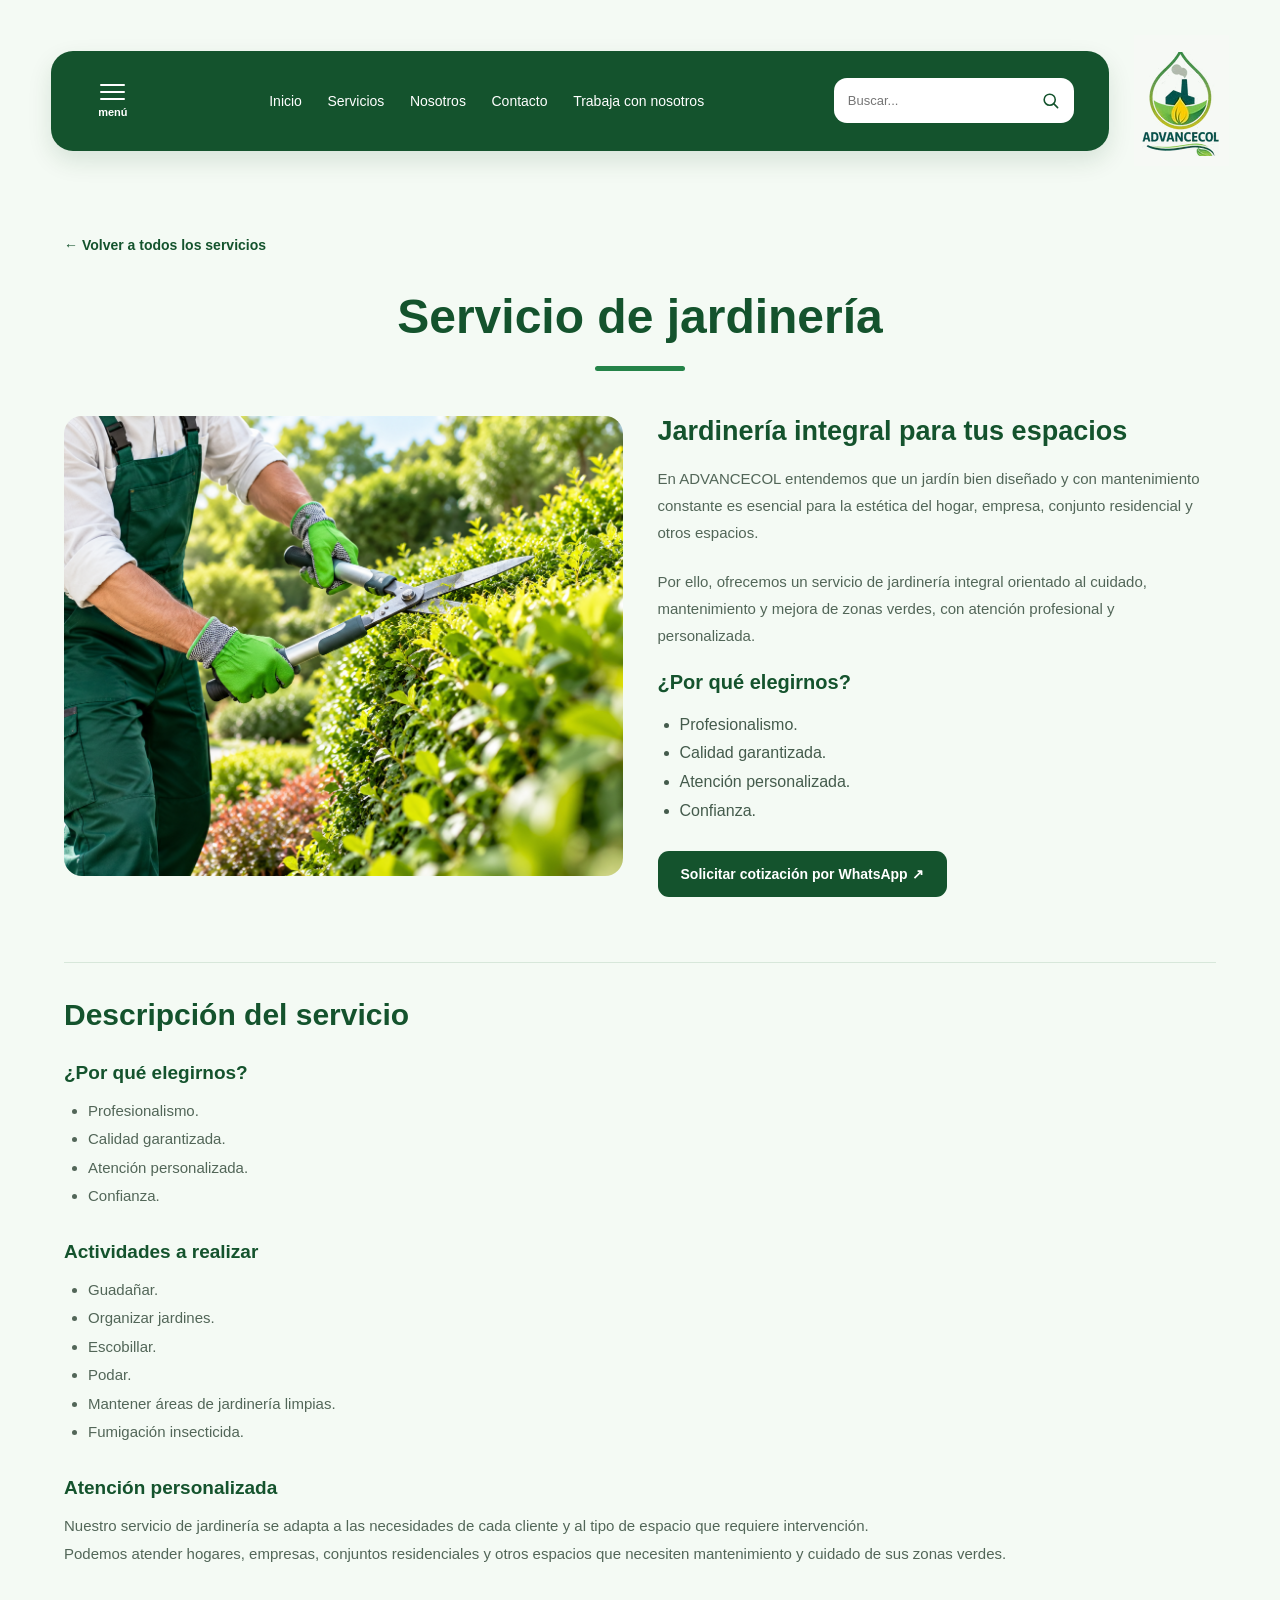
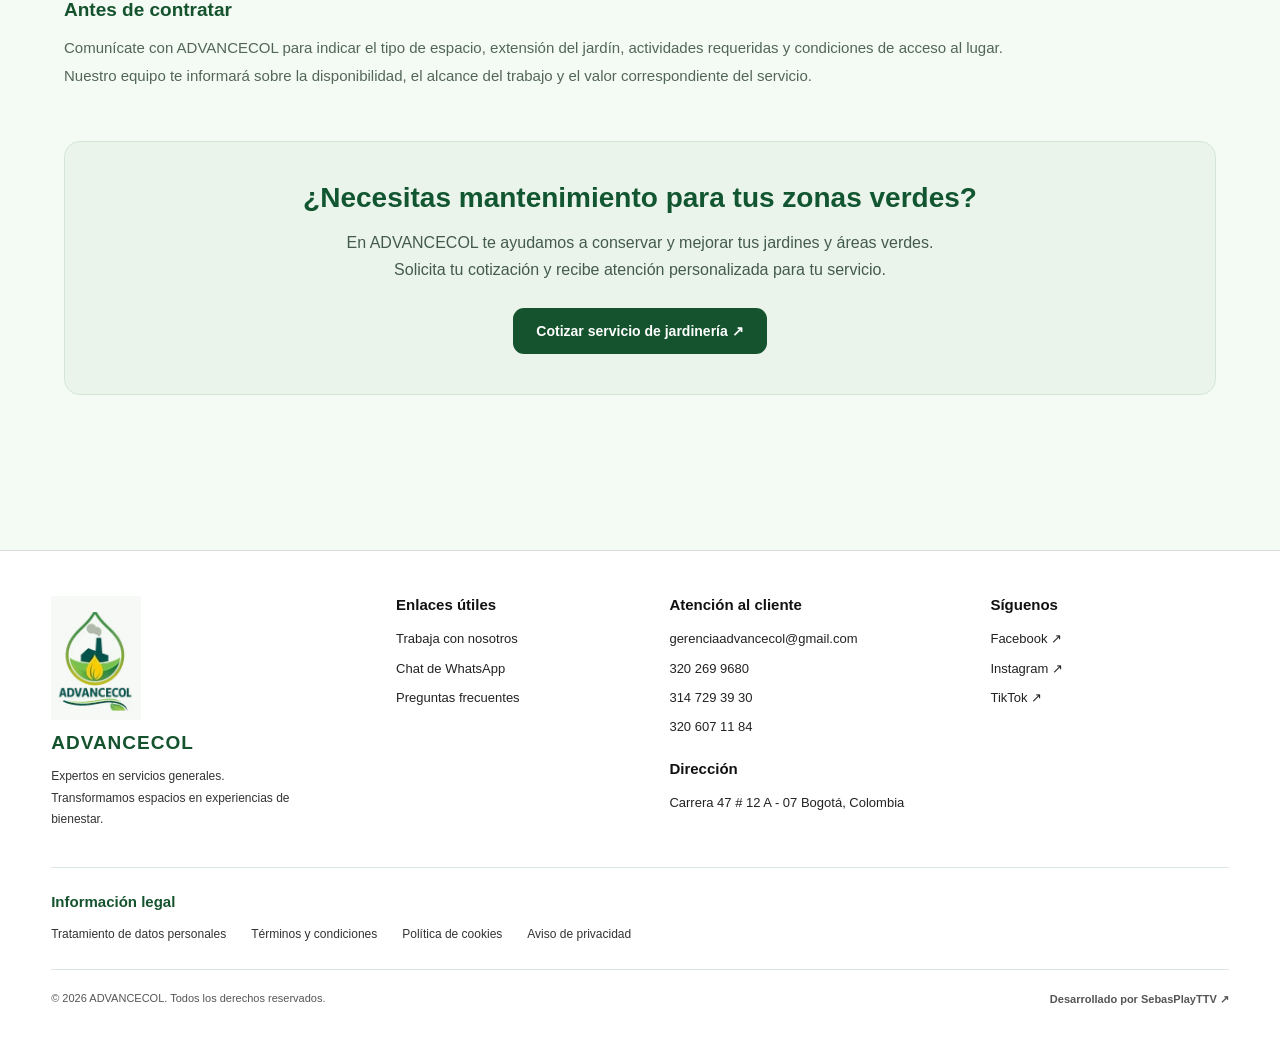
<file: servicios/jardineria.html>
<!DOCTYPE html>
<html lang="es">

<head>
    <meta charset="UTF-8">
    <meta name="viewport" content="width=device-width, initial-scale=1.0">

    <title>Servicio de jardineria | ADVANCECOL</title>

    <link rel="icon" type="image/png" sizes="512x512" href="/assets/favicon.png">

    <!-- ESTILOS -->
    <link rel="stylesheet" href="../style.css">
    <link rel="stylesheet" href="servicios.css">
</head>

<body>

    <!-- ENCABEZADO CORPORATIVO -->
    <header class="encabezado">

        <nav class="barra-verde" aria-label="Navegación principal">

            <button class="boton-menu"
                    id="boton-menu"
                    type="button"
                    aria-label="Abrir menú"
                    aria-controls="menu-lateral"
                    aria-expanded="false">

                <span class="lineas-menu">
                    <span></span>
                    <span></span>
                    <span></span>
                </span>

                <span class="texto-menu">menú</span>
            </button>

            <!-- OPCIONES PRINCIPALES -->
        <div class="enlaces-nav">

            <a href="../index.html">Inicio</a>

            <a href="../servicios/servicios.html">Servicios</a>

            <a href="../nosotros/nosotros.html">Nosotros</a>

            <a href="contacto/contacto.html#contacto">Contacto</a>

            <a href="../trabajaconnosotros/trabaja.html">Trabaja con nosotros</a>

        </div>

            <!-- BUSCADOR -->
            <form class="buscador" id="form-busqueda" role="search">

                <input type="search"
                       id="buscar"
                       placeholder="Buscar..."
                       aria-label="Buscar en ADVANCECOL">

                <button type="submit" aria-label="Buscar">
                    <svg viewBox="0 0 24 24" aria-hidden="true">
                        <circle cx="11" cy="11" r="7"></circle>
                        <path d="M16 16L21 21"></path>
                    </svg>
                </button>

            </form>

        </nav>

        <!-- LOGO -->
        <div class="contenedor-logo">
            <img
                src="../assets/Captura de pantalla 2026-10-09 194754.png"
                alt="Logo de ADVANCECOL"
                class="logo">
        </div>

    </header>

    <!-- FONDO DEL MENÚ -->
    <div class="fondo-menu" id="fondo-menu" hidden></div>

    <!-- MENÚ LATERAL -->
    <aside class="menu-lateral"
           id="menu-lateral"
           aria-label="Menú de navegación"
           aria-hidden="true"
           inert>

        <div class="menu-lateral-header">
            <h2>ADVANCECOL</h2>

            <button id="cerrar-menu"
                    type="button"
                    aria-label="Cerrar menú">
                &times;
            </button>
        </div>

             <!-- OPCIONES PRINCIPALES -->
    <div class="menu-principal">
        <a href="../index.html">Inicio</a>
        <a href="../servicios/servicios.html">Servicios</a>
        <a href="../nosotros/nosotros.html">Nosotros</a>
        <a href="../contacto/contacto.html">Contacto</a>
        <a href="../trabajaconnosotros/trabaja.html">Trabaja con nosotros</a>
    </div>

        <div class="menu-secundario">

            <a href="../index.html#trabaja">
                Trabaja con nosotros
            </a>

            <a href="https://wa.me/573202699680"
               target="_blank"
               rel="noopener noreferrer">
                Chat de WhatsApp
            </a>

            <h3>Atención al cliente</h3>

            <a href="mailto:gerenciaadvancecol@gmail.com">
                ✉ gerenciaadvancecol@gmail.com
            </a>

            <div class="datos-contacto">
                <span>Teléfonos</span>

                <a href="tel:+573202699680">
                    ☎ 320 269 9680
                </a>

                <a href="tel:+573147293930">
                    ☎ 314 729 39 30
                </a>

                <a href="tel:+573206071184">
                    ☎ 320 607 11 84
                </a>
            </div>

            <div class="direccion">
                <span>Dirección</span>
                <p>
                    Carrera 47 # 12 A - 07
                    Bogotá, Colombia
                </p>
            </div>

            <a href="../index.html#preguntas-frecuentes">
                Preguntas frecuentes
            </a>

            <div class="redes-sociales">

                <h3>Síguenos en nuestras redes</h3>

                <a href="https://www.facebook.com/profile.php?id=61576306651314"
                   target="_blank"
                   rel="noopener noreferrer"
                   class="red-social">
                    <span class="icono-red facebook">f</span>
                    <span>Facebook</span>
                </a>

                <a href="https://www.instagram.com/advancecol.s.a.s?igsh=ZHp5a3l6dzl0NjJs"
                   target="_blank"
                   rel="noopener noreferrer"
                   class="red-social">
                    <span class="icono-red instagram">◎</span>
                    <span>Instagram</span>
                </a>

                <a href="https://www.tiktok.com/@advancecol4"
                   target="_blank"
                   rel="noopener noreferrer"
                   class="red-social">
                    <span class="icono-red tiktok">♪</span>
                    <span>TikTok</span>
                </a>

            </div>
        </div>

        <div class="creditos-web">
            <span>Desarrollo web</span>

            <a href="https://github.com/sebasplayttv"
               target="_blank"
               rel="noopener noreferrer">
                Desarrollado por SebasPlayTTV ↗
            </a>
        </div>

    </aside>

    


<!-- SERVICIO DE JARDINERÍA ADVANCECOL -->
<main class="pagina-detalle">

    <!-- VOLVER A TODOS LOS SERVICIOS -->
    <a href="servicios.html" class="volver-servicios">
        ← Volver a todos los servicios
    </a>

    <!-- TÍTULO PRINCIPAL -->
    <div class="titulo-detalle">
        <h1>Servicio de jardinería</h1>
        <div class="linea-detalle"></div>
    </div>

    <!-- PRESENTACIÓN DEL SERVICIO -->
    <section class="detalle-principal">

        <!-- FOTOGRAFÍA -->
        <div class="detalle-imagen">
            <img
                src="../assets/jardineria.png"
                alt="Servicio de jardinería ADVANCECOL"
            >
        </div>

        <!-- DESCRIPCIÓN INICIAL -->
        <div class="detalle-informacion">

            <h2>Jardinería integral para tus espacios</h2>

            <p>
                En ADVANCECOL entendemos que un jardín
                bien diseñado y con mantenimiento constante
                es esencial para la estética del hogar,
                empresa, conjunto residencial y otros espacios.
            </p>

            <p>
                Por ello, ofrecemos un servicio de jardinería
                integral orientado al cuidado, mantenimiento
                y mejora de zonas verdes, con atención
                profesional y personalizada.
            </p>

            <h3>¿Por qué elegirnos?</h3>

            <ul class="lista-resumen">
                <li>Profesionalismo.</li>
                <li>Calidad garantizada.</li>
                <li>Atención personalizada.</li>
                <li>Confianza.</li>
            </ul>

            <a
                class="boton-whatsapp"
                href="https://wa.me/573202699680?text=Hola%20ADVANCECOL%2C%20quiero%20cotizar%20el%20servicio%20de%20jardiner%C3%ADa."
                target="_blank"
                rel="noopener noreferrer">
                Solicitar cotización por WhatsApp ↗
            </a>

        </div>

    </section>

    <!-- DESCRIPCIÓN DEL SERVICIO -->
    <section class="descripcion-detalle">

        <h2>Descripción del servicio</h2>

        <!-- MOTIVOS -->
        <div class="bloque-descripcion">

            <h3>¿Por qué elegirnos?</h3>

            <ul>
                <li>Profesionalismo.</li>
                <li>Calidad garantizada.</li>
                <li>Atención personalizada.</li>
                <li>Confianza.</li>
            </ul>

        </div>

        <!-- ACTIVIDADES -->
        <div class="bloque-descripcion">

            <h3>Actividades a realizar</h3>

            <ul>
                <li>Guadañar.</li>
                <li>Organizar jardines.</li>
                <li>Escobillar.</li>
                <li>Podar.</li>
                <li>Mantener áreas de jardinería limpias.</li>
                <li>Fumigación insecticida.</li>
            </ul>

        </div>

        <!-- ATENCIÓN PERSONALIZADA -->
        <div class="bloque-descripcion">

            <h3>Atención personalizada</h3>

            <p>
                Nuestro servicio de jardinería se adapta
                a las necesidades de cada cliente y al tipo
                de espacio que requiere intervención.
            </p>

            <p>
                Podemos atender hogares, empresas,
                conjuntos residenciales y otros espacios
                que necesiten mantenimiento y cuidado
                de sus zonas verdes.
            </p>

        </div>

        <!-- ANTES DE CONTRATAR -->
        <div class="bloque-descripcion">

            <h3>Antes de contratar</h3>

            <p>
                Comunícate con ADVANCECOL para indicar
                el tipo de espacio, extensión del jardín,
                actividades requeridas y condiciones
                de acceso al lugar.
            </p>

            <p>
                Nuestro equipo te informará sobre
                la disponibilidad, el alcance del trabajo
                y el valor correspondiente del servicio.
            </p>

        </div>

    </section>

    <!-- COTIZACIÓN FINAL -->
    <section class="ventanas-cotizacion">

        <h2>¿Necesitas mantenimiento para tus zonas verdes?</h2>

        <p>
            En ADVANCECOL te ayudamos a conservar
            y mejorar tus jardines y áreas verdes.
            Solicita tu cotización y recibe atención
            personalizada para tu servicio.
        </p>

        <a
            href="https://wa.me/573202699680?text=Hola%20ADVANCECOL%2C%20necesito%20un%20servicio%20de%20jardiner%C3%ADa%20y%20quiero%20recibir%20una%20cotizaci%C3%B3n."
            class="boton-whatsapp"
            target="_blank"
            rel="noopener noreferrer">
            Cotizar servicio de jardinería ↗
        </a>

    </section>

</main>




    <!-- FOOTER CORPORATIVO -->
    <footer class="footer-advancecol">

        <div class="footer-contenedor">

            <div class="footer-columna footer-marca">

                <img
                    src="../assets/Captura de pantalla 2026-10-09 194754.png"
                    alt="Logo de ADVANCECOL"
                    class="footer-logo">

                <h3>ADVANCECOL</h3>

                <p>
                    Expertos en servicios generales.
                    Transformamos espacios en
                    experiencias de bienestar.
                </p>

            </div>

            <div class="footer-columna">

                <h3>Enlaces útiles</h3>

                <a href="../index.html#trabaja">
                    Trabaja con nosotros
                </a>

                <a href="https://wa.me/573202699680"
                   target="_blank"
                   rel="noopener noreferrer">
                    Chat de WhatsApp
                </a>

                <a href="../index.html#preguntas-frecuentes">
                    Preguntas frecuentes
                </a>

            </div>

            <div class="footer-columna">

                <h3>Atención al cliente</h3>

                <a href="mailto:gerenciaadvancecol@gmail.com">
                    gerenciaadvancecol@gmail.com
                </a>

                <a href="tel:+573202699680">
                    320 269 9680
                </a>

                <a href="tel:+573147293930">
                    314 729 39 30
                </a>

                <a href="tel:+573206071184">
                    320 607 11 84
                </a>

                <h3 class="footer-subtitulo">Dirección</h3>

                <p>
                    Carrera 47 # 12 A - 07
                    Bogotá, Colombia
                </p>

            </div>

            <div class="footer-columna">

                <h3>Síguenos</h3>

                <a href="https://www.facebook.com/profile.php?id=61576306651314"
                   target="_blank"
                   rel="noopener noreferrer">
                    Facebook ↗
                </a>

                <a href="https://www.instagram.com/advancecol.s.a.s?igsh=ZHp5a3l6dzl0NjJs"
                   target="_blank"
                   rel="noopener noreferrer">
                    Instagram ↗
                </a>

                <a href="https://www.tiktok.com/@advancecol4"
                   target="_blank"
                   rel="noopener noreferrer">
                    TikTok ↗
                </a>

            </div>

        </div>

        <!-- INFORMACIÓN LEGAL -->
        <div class="footer-legal">

            <h3>Información legal</h3>

            <div class="footer-enlaces-legales">

                <a href="../politica-datos.html">
                    Tratamiento de datos personales
                </a>

                <a href="../terminos.html">
                    Términos y condiciones
                </a>

                <a href="../cookies.html">
                    Política de cookies
                </a>

                <a href="../privacidad.html">
                    Aviso de privacidad
                </a>

            </div>

        </div>

        <div class="footer-inferior">

            <p>
                &copy; <span id="anio-actual"></span>
                ADVANCECOL. Todos los derechos reservados.
            </p>

            <a href="https://github.com/sebasplayttv"
               target="_blank"
               rel="noopener noreferrer">
                Desarrollado por SebasPlayTTV ↗
            </a>

        </div>

    </footer>

    <!-- JAVASCRIPT -->
    <script src="../script.js"></script>

    <script>
        const anio = document.getElementById("anio-actual");

        if (anio) {
            anio.textContent = new Date().getFullYear();
        }
    </script>

</body>
</html>
</file>
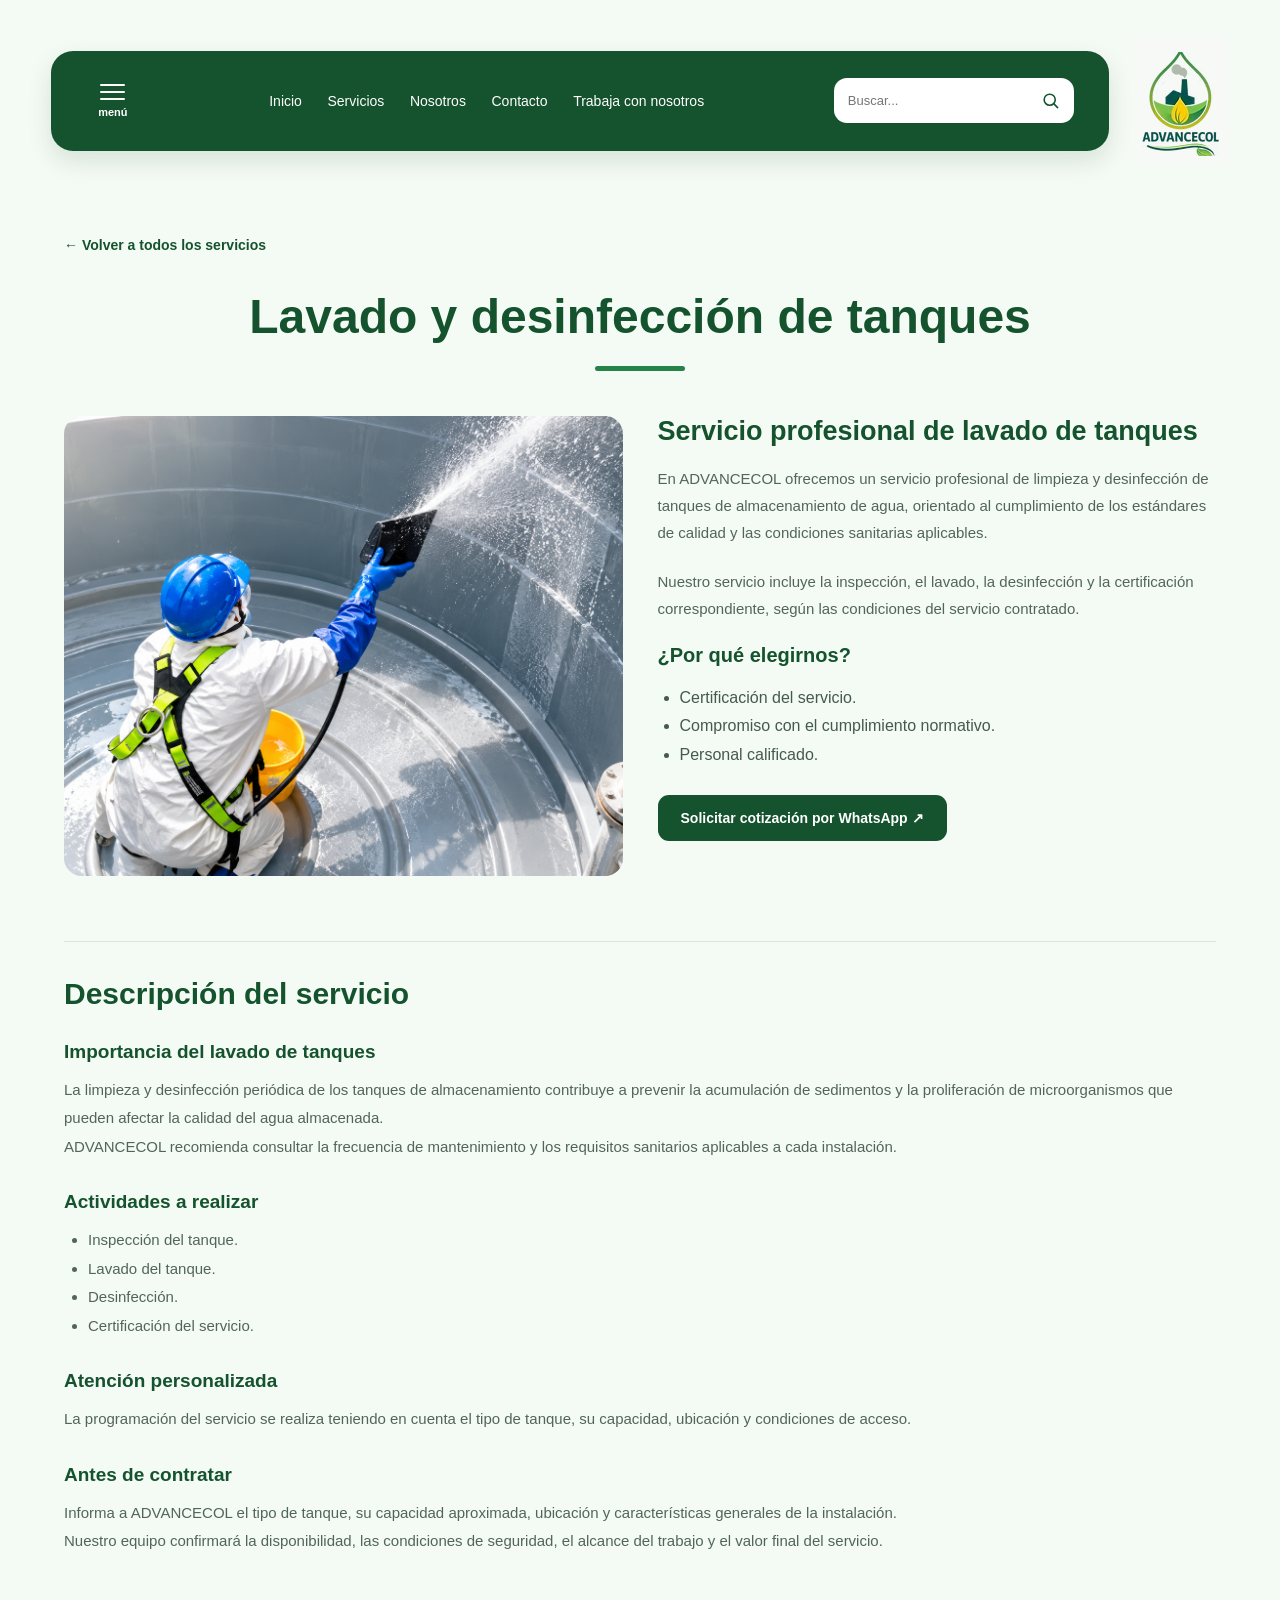
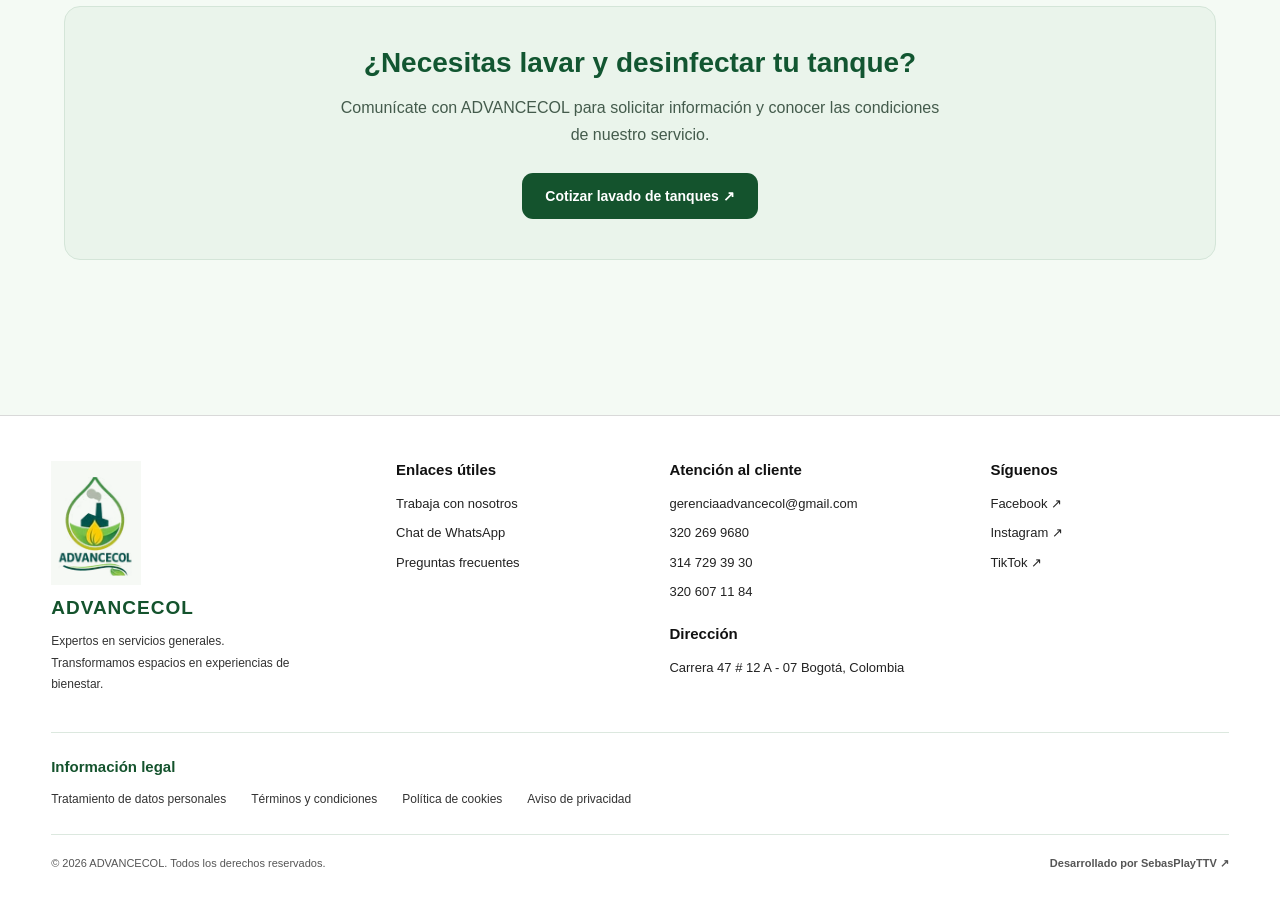
<file: servicios/lavado-tanques.html>
<!DOCTYPE html>
<html lang="es">

<head>
    <meta charset="UTF-8">
    <meta name="viewport" content="width=device-width, initial-scale=1.0">

    <title>Servicio de lavado de tanques | ADVANCECOL</title>

    <link rel="icon" type="image/png" sizes="512x512" href="/assets/favicon.png">

    <!-- ESTILOS -->
    <link rel="stylesheet" href="../style.css">
    <link rel="stylesheet" href="servicios.css">
</head>

<body>

    <!-- ENCABEZADO CORPORATIVO -->
    <header class="encabezado">

        <nav class="barra-verde" aria-label="Navegación principal">

            <button class="boton-menu"
                    id="boton-menu"
                    type="button"
                    aria-label="Abrir menú"
                    aria-controls="menu-lateral"
                    aria-expanded="false">

                <span class="lineas-menu">
                    <span></span>
                    <span></span>
                    <span></span>
                </span>

                <span class="texto-menu">menú</span>
            </button>

            <!-- OPCIONES PRINCIPALES -->
        <div class="enlaces-nav">

            <a href="../index.html">Inicio</a>

            <a href="../servicios/servicios.html">Servicios</a>

            <a href="../nosotros/nosotros.html">Nosotros</a>

            <a href="contacto/contacto.html#contacto">Contacto</a>

            <a href="../trabajaconnosotros/trabaja.html">Trabaja con nosotros</a>

        </div>

            
            <!-- BUSCADOR -->
            <form class="buscador" id="form-busqueda" role="search">

                <input type="search"
                       id="buscar"
                       placeholder="Buscar..."
                       aria-label="Buscar en ADVANCECOL">

                <button type="submit" aria-label="Buscar">
                    <svg viewBox="0 0 24 24" aria-hidden="true">
                        <circle cx="11" cy="11" r="7"></circle>
                        <path d="M16 16L21 21"></path>
                    </svg>
                </button>

            </form>

        </nav>

        <!-- LOGO -->
        <div class="contenedor-logo">
            <img
                src="../assets/Captura de pantalla 2026-10-09 194754.png"
                alt="Logo de ADVANCECOL"
                class="logo">
        </div>

    </header>

    <!-- FONDO DEL MENÚ -->
    <div class="fondo-menu" id="fondo-menu" hidden></div>

    <!-- MENÚ LATERAL -->
    <aside class="menu-lateral"
           id="menu-lateral"
           aria-label="Menú de navegación"
           aria-hidden="true"
           inert>

        <div class="menu-lateral-header">
            <h2>ADVANCECOL</h2>

            <button id="cerrar-menu"
                    type="button"
                    aria-label="Cerrar menú">
                &times;
            </button>
        </div>

             <!-- OPCIONES PRINCIPALES -->
    <div class="menu-principal">
        <a href="../index.html">Inicio</a>
        <a href="../servicios/servicios.html">Servicios</a>
        <a href="../nosotros/nosotros.html">Nosotros</a>
        <a href="../contacto/contacto.html">Contacto</a>
        <a href="../trabajaconnosotros/trabaja.html">Trabaja con nosotros</a>
    </div>
    
        <div class="menu-secundario">

            <a href="../index.html#trabaja">
                Trabaja con nosotros
            </a>

            <a href="https://wa.me/573202699680"
               target="_blank"
               rel="noopener noreferrer">
                Chat de WhatsApp
            </a>

            <h3>Atención al cliente</h3>

            <a href="mailto:gerenciaadvancecol@gmail.com">
                ✉ gerenciaadvancecol@gmail.com
            </a>

            <div class="datos-contacto">
                <span>Teléfonos</span>

                <a href="tel:+573202699680">
                    ☎ 320 269 9680
                </a>

                <a href="tel:+573147293930">
                    ☎ 314 729 39 30
                </a>

                <a href="tel:+573206071184">
                    ☎ 320 607 11 84
                </a>
            </div>

            <div class="direccion">
                <span>Dirección</span>
                <p>
                    Carrera 47 # 12 A - 07
                    Bogotá, Colombia
                </p>
            </div>

            <a href="../index.html#preguntas-frecuentes">
                Preguntas frecuentes
            </a>

            <div class="redes-sociales">

                <h3>Síguenos en nuestras redes</h3>

                <a href="https://www.facebook.com/profile.php?id=61576306651314"
                   target="_blank"
                   rel="noopener noreferrer"
                   class="red-social">
                    <span class="icono-red facebook">f</span>
                    <span>Facebook</span>
                </a>

                <a href="https://www.instagram.com/advancecol.s.a.s?igsh=ZHp5a3l6dzl0NjJs"
                   target="_blank"
                   rel="noopener noreferrer"
                   class="red-social">
                    <span class="icono-red instagram">◎</span>
                    <span>Instagram</span>
                </a>

                <a href="https://www.tiktok.com/@advancecol4"
                   target="_blank"
                   rel="noopener noreferrer"
                   class="red-social">
                    <span class="icono-red tiktok">♪</span>
                    <span>TikTok</span>
                </a>

            </div>
        </div>

        <div class="creditos-web">
            <span>Desarrollo web</span>

            <a href="https://github.com/sebasplayttv"
               target="_blank"
               rel="noopener noreferrer">
                Desarrollado por SebasPlayTTV ↗
            </a>
        </div>

    </aside>

    




<!-- LAVADO Y DESINFECCIÓN DE TANQUES ADVANCECOL -->
<main class="pagina-detalle">

    <!-- VOLVER AL CATÁLOGO -->
    <a href="servicios.html" class="volver-servicios">
        ← Volver a todos los servicios
    </a>

    <!-- TÍTULO -->
    <div class="titulo-detalle">
        <h1>Lavado y desinfección de tanques</h1>
        <div class="linea-detalle"></div>
    </div>

    <!-- PRESENTACIÓN -->
    <section class="detalle-principal">

        <!-- IMAGEN -->
        <div class="detalle-imagen">
            <img
                src="../assets/lavado-tanques.png"
                alt="Lavado y desinfección de tanques ADVANCECOL"
            >
        </div>

        <!-- INFORMACIÓN -->
        <div class="detalle-informacion">

            <h2>Servicio profesional de lavado de tanques</h2>

            <p>
                En ADVANCECOL ofrecemos un servicio
                profesional de limpieza y desinfección
                de tanques de almacenamiento de agua,
                orientado al cumplimiento de los
                estándares de calidad y las condiciones
                sanitarias aplicables.
            </p>

            <p>
                Nuestro servicio incluye la inspección,
                el lavado, la desinfección y la
                certificación correspondiente,
                según las condiciones del servicio
                contratado.
            </p>

            <h3>¿Por qué elegirnos?</h3>

            <ul class="lista-resumen">
                <li>Certificación del servicio.</li>
                <li>Compromiso con el cumplimiento normativo.</li>
                <li>Personal calificado.</li>
            </ul>

            <!-- WHATSAPP -->
            <a
                class="boton-whatsapp"
                href="https://wa.me/573202699680?text=Hola%20ADVANCECOL%2C%20quiero%20cotizar%20el%20lavado%20y%20desinfecci%C3%B3n%20de%20tanques."
                target="_blank"
                rel="noopener noreferrer">
                Solicitar cotización por WhatsApp ↗
            </a>

        </div>

    </section>

    <!-- DESCRIPCIÓN -->
    <section class="descripcion-detalle">

        <h2>Descripción del servicio</h2>

        <div class="bloque-descripcion">

            <h3>Importancia del lavado de tanques</h3>

            <p>
                La limpieza y desinfección periódica
                de los tanques de almacenamiento
                contribuye a prevenir la acumulación
                de sedimentos y la proliferación
                de microorganismos que pueden afectar
                la calidad del agua almacenada.
            </p>

            <p>
                ADVANCECOL recomienda consultar
                la frecuencia de mantenimiento
                y los requisitos sanitarios
                aplicables a cada instalación.
            </p>

        </div>

        <!-- ACTIVIDADES -->
        <div class="bloque-descripcion">

            <h3>Actividades a realizar</h3>

            <ul>
                <li>Inspección del tanque.</li>
                <li>Lavado del tanque.</li>
                <li>Desinfección.</li>
                <li>Certificación del servicio.</li>
            </ul>

        </div>

        <!-- ATENCIÓN -->
        <div class="bloque-descripcion">

            <h3>Atención personalizada</h3>

            <p>
                La programación del servicio
                se realiza teniendo en cuenta
                el tipo de tanque, su capacidad,
                ubicación y condiciones de acceso.
            </p>

        </div>

        <!-- RECOMENDACIONES -->
        <div class="bloque-descripcion">

            <h3>Antes de contratar</h3>

            <p>
                Informa a ADVANCECOL el tipo de
                tanque, su capacidad aproximada,
                ubicación y características
                generales de la instalación.
            </p>

            <p>
                Nuestro equipo confirmará
                la disponibilidad, las condiciones
                de seguridad, el alcance del trabajo
                y el valor final del servicio.
            </p>

        </div>

    </section>

    <!-- COTIZACIÓN FINAL -->
    <section class="ventanas-cotizacion">

        <h2>¿Necesitas lavar y desinfectar tu tanque?</h2>

        <p>
            Comunícate con ADVANCECOL para
            solicitar información y conocer
            las condiciones de nuestro servicio.
        </p>

        <a
            href="https://wa.me/573202699680?text=Hola%20ADVANCECOL%2C%20deseo%20cotizar%20el%20servicio%20de%20lavado%20y%20desinfecci%C3%B3n%20de%20tanques."
            class="boton-whatsapp"
            target="_blank"
            rel="noopener noreferrer">
            Cotizar lavado de tanques ↗
        </a>

    </section>

</main>






    <!-- FOOTER CORPORATIVO -->
    <footer class="footer-advancecol">

        <div class="footer-contenedor">

            <div class="footer-columna footer-marca">

                <img
                    src="../assets/Captura de pantalla 2026-10-09 194754.png"
                    alt="Logo de ADVANCECOL"
                    class="footer-logo">

                <h3>ADVANCECOL</h3>

                <p>
                    Expertos en servicios generales.
                    Transformamos espacios en
                    experiencias de bienestar.
                </p>

            </div>

            <div class="footer-columna">

                <h3>Enlaces útiles</h3>

                <a href="../index.html#trabaja">
                    Trabaja con nosotros
                </a>

                <a href="https://wa.me/573202699680"
                   target="_blank"
                   rel="noopener noreferrer">
                    Chat de WhatsApp
                </a>

                <a href="../index.html#preguntas-frecuentes">
                    Preguntas frecuentes
                </a>

            </div>

            <div class="footer-columna">

                <h3>Atención al cliente</h3>

                <a href="mailto:gerenciaadvancecol@gmail.com">
                    gerenciaadvancecol@gmail.com
                </a>

                <a href="tel:+573202699680">
                    320 269 9680
                </a>

                <a href="tel:+573147293930">
                    314 729 39 30
                </a>

                <a href="tel:+573206071184">
                    320 607 11 84
                </a>

                <h3 class="footer-subtitulo">Dirección</h3>

                <p>
                    Carrera 47 # 12 A - 07
                    Bogotá, Colombia
                </p>

            </div>

            <div class="footer-columna">

                <h3>Síguenos</h3>

                <a href="https://www.facebook.com/profile.php?id=61576306651314"
                   target="_blank"
                   rel="noopener noreferrer">
                    Facebook ↗
                </a>

                <a href="https://www.instagram.com/advancecol.s.a.s?igsh=ZHp5a3l6dzl0NjJs"
                   target="_blank"
                   rel="noopener noreferrer">
                    Instagram ↗
                </a>

                <a href="https://www.tiktok.com/@advancecol4"
                   target="_blank"
                   rel="noopener noreferrer">
                    TikTok ↗
                </a>

            </div>

        </div>

        <!-- INFORMACIÓN LEGAL -->
        <div class="footer-legal">

            <h3>Información legal</h3>

            <div class="footer-enlaces-legales">

                <a href="../politica-datos.html">
                    Tratamiento de datos personales
                </a>

                <a href="../terminos.html">
                    Términos y condiciones
                </a>

                <a href="../cookies.html">
                    Política de cookies
                </a>

                <a href="../privacidad.html">
                    Aviso de privacidad
                </a>

            </div>

        </div>

        <div class="footer-inferior">

            <p>
                &copy; <span id="anio-actual"></span>
                ADVANCECOL. Todos los derechos reservados.
            </p>

            <a href="https://github.com/sebasplayttv"
               target="_blank"
               rel="noopener noreferrer">
                Desarrollado por SebasPlayTTV ↗
            </a>

        </div>

    </footer>

    <!-- JAVASCRIPT -->
    <script src="../script.js"></script>

    <script>
        const anio = document.getElementById("anio-actual");

        if (anio) {
            anio.textContent = new Date().getFullYear();
        }
    </script>

</body>
</html>
</file>
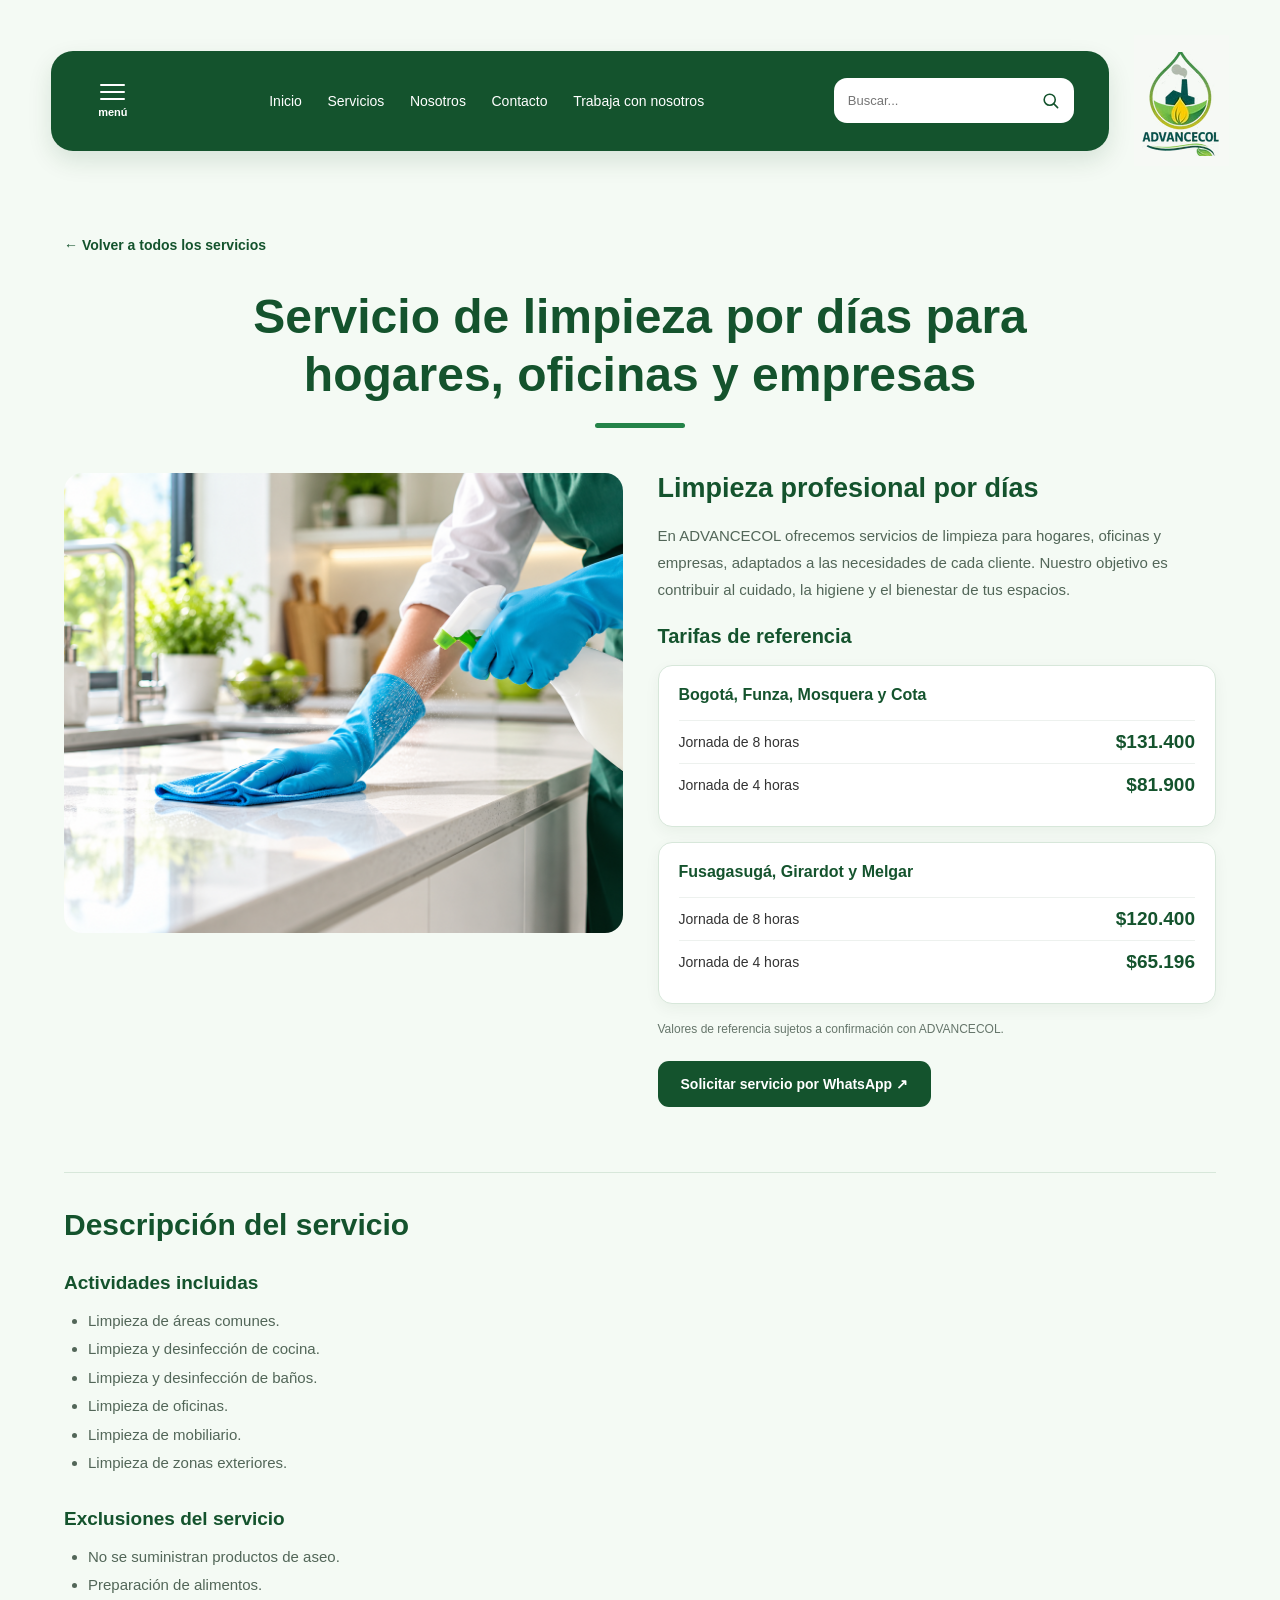
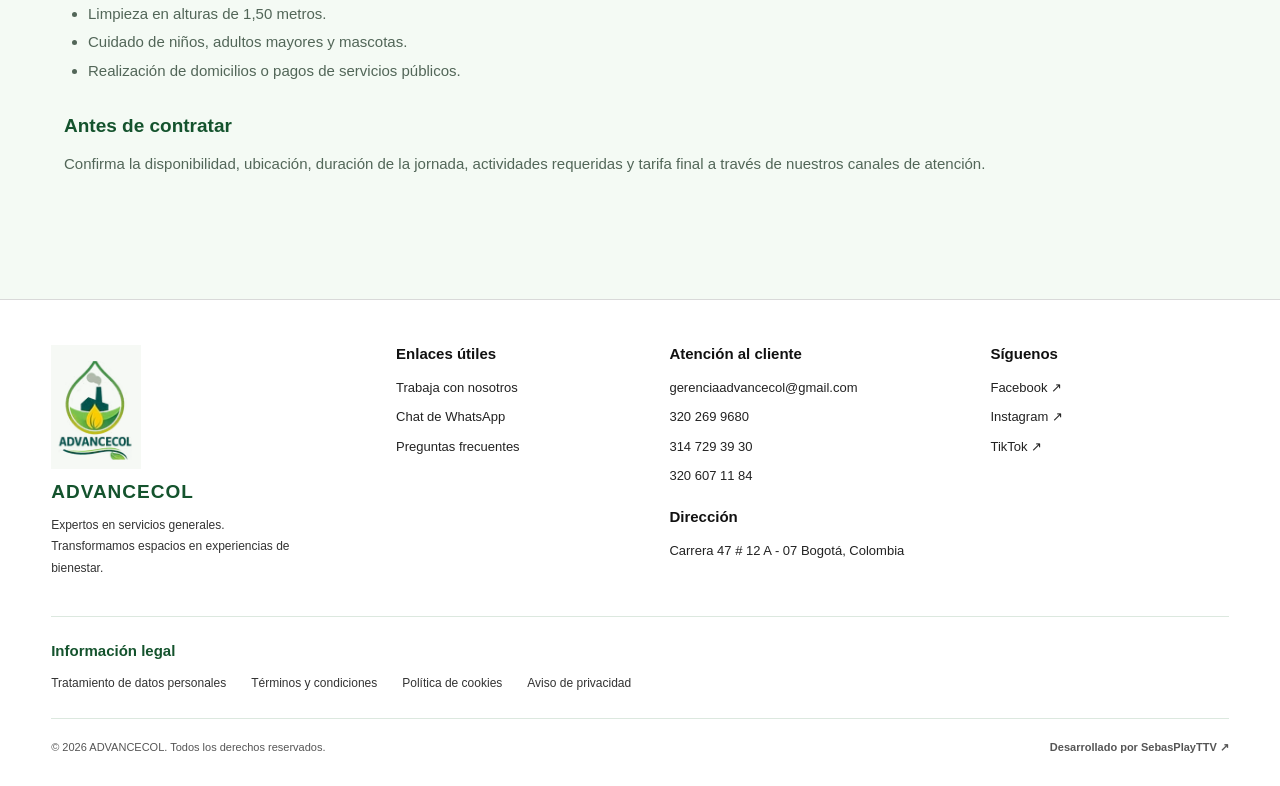
<file: servicios/limpieza-dias.html>
<!DOCTYPE html>
<html lang="es">

<head>
    <meta charset="UTF-8">
    <meta name="viewport" content="width=device-width, initial-scale=1.0">

    <title>Limpieza por días | ADVANCECOL</title>

    <link rel="icon" type="image/png" sizes="512x512" href="/assets/favicon.png">
    
    <!-- ESTILOS -->
    <link rel="stylesheet" href="../style.css">
    <link rel="stylesheet" href="servicios.css">
</head>

<body>

    <!-- ENCABEZADO CORPORATIVO -->
    <header class="encabezado">

        <nav class="barra-verde" aria-label="Navegación principal">

            <button class="boton-menu"
                    id="boton-menu"
                    type="button"
                    aria-label="Abrir menú"
                    aria-controls="menu-lateral"
                    aria-expanded="false">

                <span class="lineas-menu">
                    <span></span>
                    <span></span>
                    <span></span>
                </span>

                <span class="texto-menu">menú</span>
            </button>

            <!-- OPCIONES PRINCIPALES -->
        <div class="enlaces-nav">

            <a href="../index.html">Inicio</a>

            <a href="../servicios/servicios.html">Servicios</a>

            <a href="../nosotros/nosotros.html">Nosotros</a>

            <a href="../contacto/contacto.html#contacto">Contacto</a>

            <a href="../trabajaconnosotros/trabaja.html">Trabaja con nosotros</a>

        </div>

            
            <!-- BUSCADOR -->
            <form class="buscador" id="form-busqueda" role="search">

                <input type="search"
                       id="buscar"
                       placeholder="Buscar..."
                       aria-label="Buscar en ADVANCECOL">

                <button type="submit" aria-label="Buscar">
                    <svg viewBox="0 0 24 24" aria-hidden="true">
                        <circle cx="11" cy="11" r="7"></circle>
                        <path d="M16 16L21 21"></path>
                    </svg>
                </button>

            </form>

        </nav>

        <!-- LOGO -->
        <div class="contenedor-logo">
            <img
                src="../assets/Captura de pantalla 2026-10-09 194754.png"
                alt="Logo de ADVANCECOL"
                class="logo">
        </div>

    </header>

    <!-- FONDO DEL MENÚ -->
    <div class="fondo-menu" id="fondo-menu" hidden></div>

    <!-- MENÚ LATERAL -->
    <aside class="menu-lateral"
           id="menu-lateral"
           aria-label="Menú de navegación"
           aria-hidden="true"
           inert>

        <div class="menu-lateral-header">
            <h2>ADVANCECOL</h2>

            <button id="cerrar-menu"
                    type="button"
                    aria-label="Cerrar menú">
                &times;
            </button>
        </div>

             <!-- OPCIONES PRINCIPALES -->
    <div class="menu-principal">
        <a href="../index.html">Inicio</a>
        <a href="../servicios/servicios.html">Servicios</a>
        <a href="../nosotros/nosotros.html">Nosotros</a>
        <a href="../contacto/contacto.html">Contacto</a>
        <a href="../trabajaconnosotros/trabaja.html">Trabaja con nosotros</a>
    </div>
    
        <div class="menu-secundario">

            <a href="../index.html#trabaja">
                Trabaja con nosotros
            </a>

            <a href="https://wa.me/573202699680"
               target="_blank"
               rel="noopener noreferrer">
                Chat de WhatsApp
            </a>

            <h3>Atención al cliente</h3>

            <a href="mailto:gerenciaadvancecol@gmail.com">
                ✉ gerenciaadvancecol@gmail.com
            </a>

            <div class="datos-contacto">
                <span>Teléfonos</span>

                <a href="tel:+573202699680">
                    ☎ 320 269 9680
                </a>

                <a href="tel:+573147293930">
                    ☎ 314 729 39 30
                </a>

                <a href="tel:+573206071184">
                    ☎ 320 607 11 84
                </a>
            </div>

            <div class="direccion">
                <span>Dirección</span>
                <p>
                    Carrera 47 # 12 A - 07
                    Bogotá, Colombia
                </p>
            </div>

            <a href="../index.html#preguntas-frecuentes">
                Preguntas frecuentes
            </a>

            <div class="redes-sociales">

                <h3>Síguenos en nuestras redes</h3>

                <a href="https://www.facebook.com/profile.php?id=61576306651314"
                   target="_blank"
                   rel="noopener noreferrer"
                   class="red-social">
                    <span class="icono-red facebook">f</span>
                    <span>Facebook</span>
                </a>

                <a href="https://www.instagram.com/advancecol.s.a.s?igsh=ZHp5a3l6dzl0NjJs"
                   target="_blank"
                   rel="noopener noreferrer"
                   class="red-social">
                    <span class="icono-red instagram">◎</span>
                    <span>Instagram</span>
                </a>

                <a href="https://www.tiktok.com/@advancecol4"
                   target="_blank"
                   rel="noopener noreferrer"
                   class="red-social">
                    <span class="icono-red tiktok">♪</span>
                    <span>TikTok</span>
                </a>

            </div>
        </div>

        <div class="creditos-web">
            <span>Desarrollo web</span>

            <a href="https://github.com/sebasplayttv"
               target="_blank"
               rel="noopener noreferrer">
                Desarrollado por SebasPlayTTV ↗
            </a>
        </div>

    </aside>

    <!-- CONTENIDO PRINCIPAL -->
    <main class="pagina-detalle">

        <a href="servicios.html" class="volver-servicios">
            ← Volver a todos los servicios
        </a>

        <div class="titulo-detalle">
            <h1>
                Servicio de limpieza por días
                para hogares, oficinas y empresas
            </h1>

            <div class="linea-detalle"></div>
        </div>

        <section class="detalle-principal">

            <div class="detalle-imagen">
                <img
                    src="../assets/limpieza-hogares.png"
                    alt="Servicio de limpieza por días">
            </div>

            <div class="detalle-informacion">

                <h2>Limpieza profesional por días</h2>

                <p>
                    En ADVANCECOL ofrecemos servicios de limpieza
                    para hogares, oficinas y empresas, adaptados
                    a las necesidades de cada cliente.

                    Nuestro objetivo es contribuir al cuidado,
                    la higiene y el bienestar de tus espacios.
                </p>

                <h3>Tarifas de referencia</h3>

                <div class="tarjeta-precios">

                    <h4>Bogotá, Funza, Mosquera y Cota</h4>

                    <div class="fila-precio">
                        <span>Jornada de 8 horas</span>
                        <strong>$131.400</strong>
                    </div>

                    <div class="fila-precio">
                        <span>Jornada de 4 horas</span>
                        <strong>$81.900</strong>
                    </div>

                </div>

                <div class="tarjeta-precios">

                    <h4>Fusagasugá, Girardot y Melgar</h4>

                    <div class="fila-precio">
                        <span>Jornada de 8 horas</span>
                        <strong>$120.400</strong>
                    </div>

                    <div class="fila-precio">
                        <span>Jornada de 4 horas</span>
                        <strong>$65.196</strong>
                    </div>

                </div>

                <p class="nota-precios">
                    Valores de referencia sujetos a confirmación
                    con ADVANCECOL.
                </p>

                <a class="boton-whatsapp"
                   href="https://wa.me/573202699680?text=Hola%2C%20quiero%20consultar%20el%20servicio%20de%20limpieza%20por%20d%C3%ADas"
                   target="_blank"
                   rel="noopener noreferrer">
                    Solicitar servicio por WhatsApp ↗
                </a>

            </div>

        </section>

        <!-- DESCRIPCIÓN -->
        <section class="descripcion-detalle">

            <h2>Descripción del servicio</h2>

            <div class="bloque-descripcion">

                <h3>Actividades incluidas</h3>

                <ul>
                    <li>Limpieza de áreas comunes.</li>
                    <li>Limpieza y desinfección de cocina.</li>
                    <li>Limpieza y desinfección de baños.</li>
                    <li>Limpieza de oficinas.</li>
                    <li>Limpieza de mobiliario.</li>
                    <li>Limpieza de zonas exteriores.</li>
                </ul>

            </div>

            <div class="bloque-descripcion">

                <h3>Exclusiones del servicio</h3>

                <ul>
                    <li>No se suministran productos de aseo.</li>
                    <li>Preparación de alimentos.</li>
                    <li>Limpieza en alturas de 1,50 metros.</li>
                    <li>Cuidado de niños, adultos mayores y mascotas.</li>
                    <li>Realización de domicilios o pagos de servicios públicos.</li>
                </ul>

            </div>

            <div class="bloque-descripcion">

                <h3>Antes de contratar</h3>

                <p>
                    Confirma la disponibilidad, ubicación,
                    duración de la jornada, actividades requeridas
                    y tarifa final a través de nuestros canales
                    de atención.
                </p>

            </div>

        </section>

    </main>

    <!-- FOOTER CORPORATIVO -->
    <footer class="footer-advancecol">

        <div class="footer-contenedor">

            <div class="footer-columna footer-marca">

                <img
                    src="../assets/Captura de pantalla 2026-10-09 194754.png"
                    alt="Logo de ADVANCECOL"
                    class="footer-logo">

                <h3>ADVANCECOL</h3>

                <p>
                    Expertos en servicios generales.
                    Transformamos espacios en
                    experiencias de bienestar.
                </p>

            </div>

            <div class="footer-columna">

                <h3>Enlaces útiles</h3>

                <a href="../index.html#trabaja">
                    Trabaja con nosotros
                </a>

                <a href="https://wa.me/573202699680"
                   target="_blank"
                   rel="noopener noreferrer">
                    Chat de WhatsApp
                </a>

                <a href="../index.html#preguntas-frecuentes">
                    Preguntas frecuentes
                </a>

            </div>

            <div class="footer-columna">

                <h3>Atención al cliente</h3>

                <a href="mailto:gerenciaadvancecol@gmail.com">
                    gerenciaadvancecol@gmail.com
                </a>

                <a href="tel:+573202699680">
                    320 269 9680
                </a>

                <a href="tel:+573147293930">
                    314 729 39 30
                </a>

                <a href="tel:+573206071184">
                    320 607 11 84
                </a>

                <h3 class="footer-subtitulo">Dirección</h3>

                <p>
                    Carrera 47 # 12 A - 07
                    Bogotá, Colombia
                </p>

            </div>

            <div class="footer-columna">

                <h3>Síguenos</h3>

                <a href="https://www.facebook.com/profile.php?id=61576306651314"
                   target="_blank"
                   rel="noopener noreferrer">
                    Facebook ↗
                </a>

                <a href="https://www.instagram.com/advancecol.s.a.s?igsh=ZHp5a3l6dzl0NjJs"
                   target="_blank"
                   rel="noopener noreferrer">
                    Instagram ↗
                </a>

                <a href="https://www.tiktok.com/@advancecol4"
                   target="_blank"
                   rel="noopener noreferrer">
                    TikTok ↗
                </a>

            </div>

        </div>

        <!-- INFORMACIÓN LEGAL -->
        <div class="footer-legal">

            <h3>Información legal</h3>

            <div class="footer-enlaces-legales">

                <a href="../politica-datos.html">
                    Tratamiento de datos personales
                </a>

                <a href="../terminos.html">
                    Términos y condiciones
                </a>

                <a href="../cookies.html">
                    Política de cookies
                </a>

                <a href="../privacidad.html">
                    Aviso de privacidad
                </a>

            </div>

        </div>

        <div class="footer-inferior">

            <p>
                &copy; <span id="anio-actual"></span>
                ADVANCECOL. Todos los derechos reservados.
            </p>

            <a href="https://github.com/sebasplayttv"
               target="_blank"
               rel="noopener noreferrer">
                Desarrollado por SebasPlayTTV ↗
            </a>

        </div>

    </footer>

    <!-- JAVASCRIPT -->
    <script src="../script.js"></script>

    <script>
        const anio = document.getElementById("anio-actual");

        if (anio) {
            anio.textContent = new Date().getFullYear();
        }
    </script>

</body>
</html>
</file>
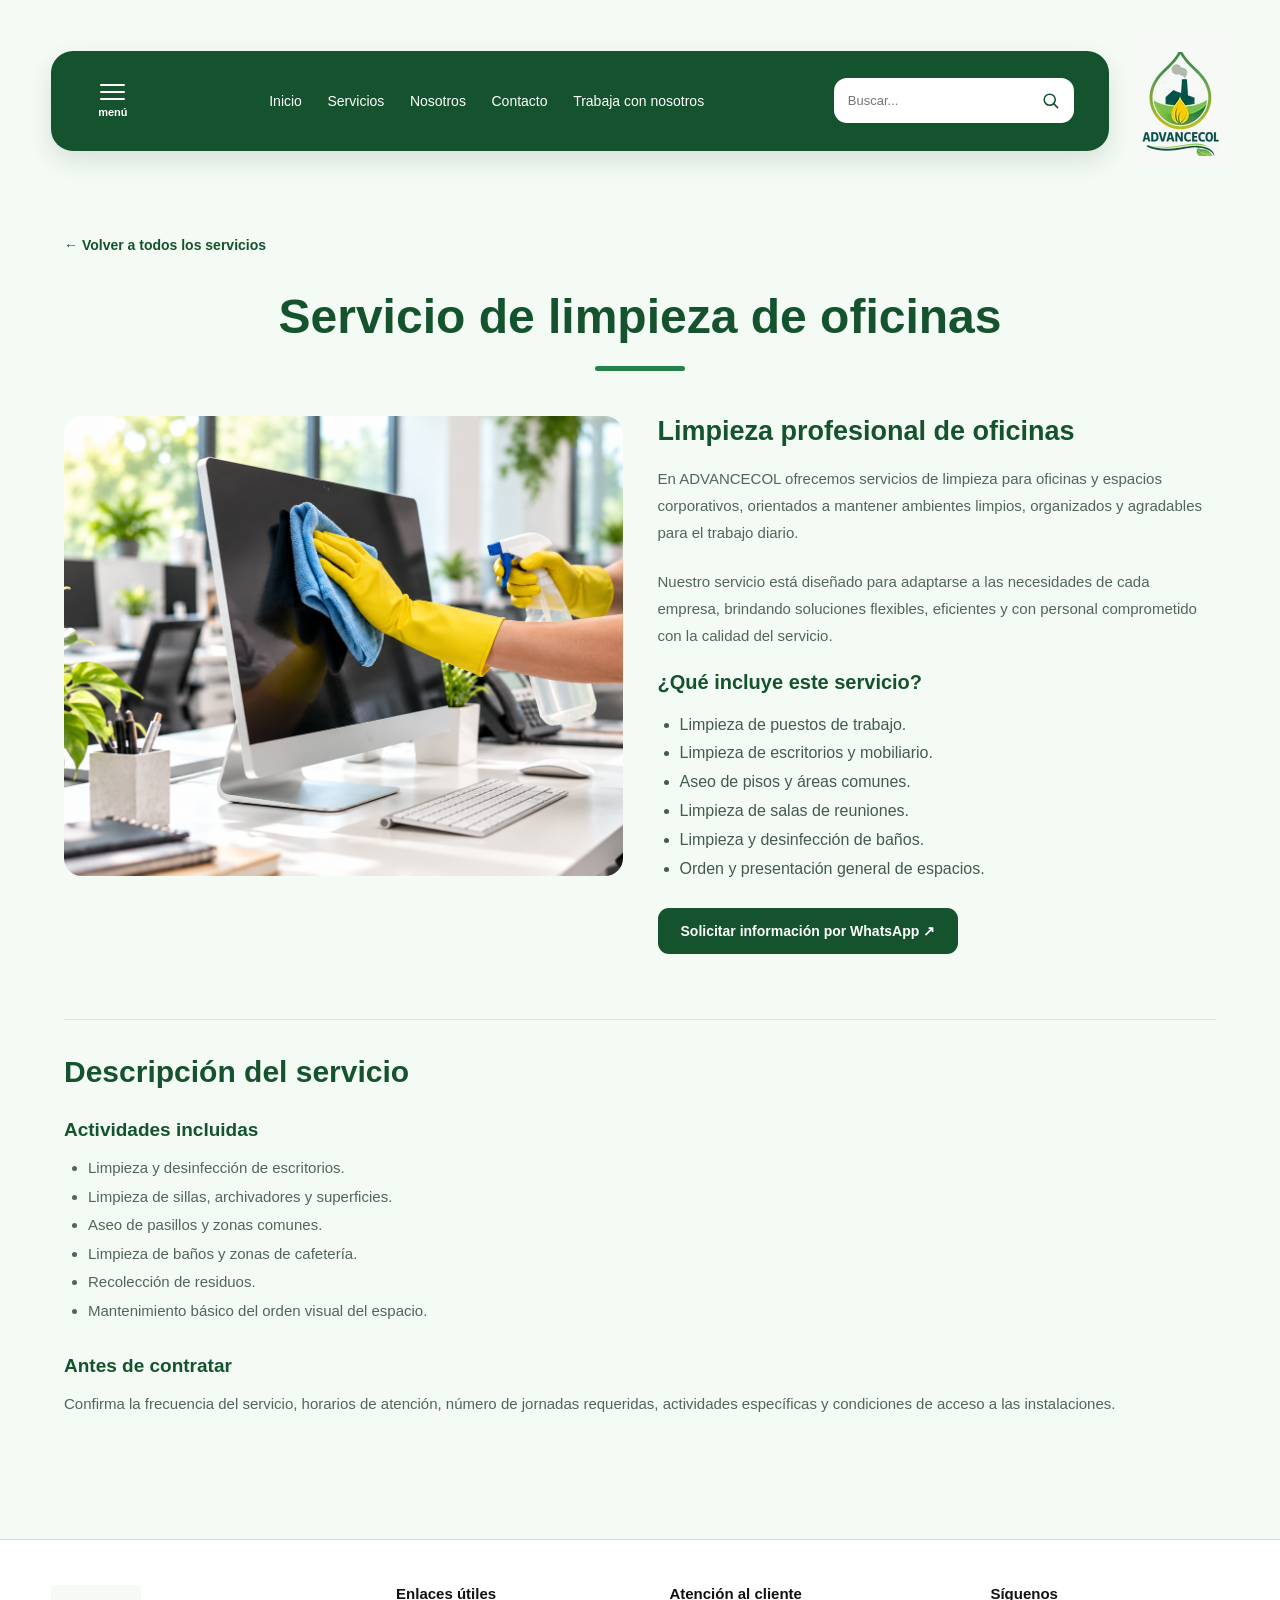
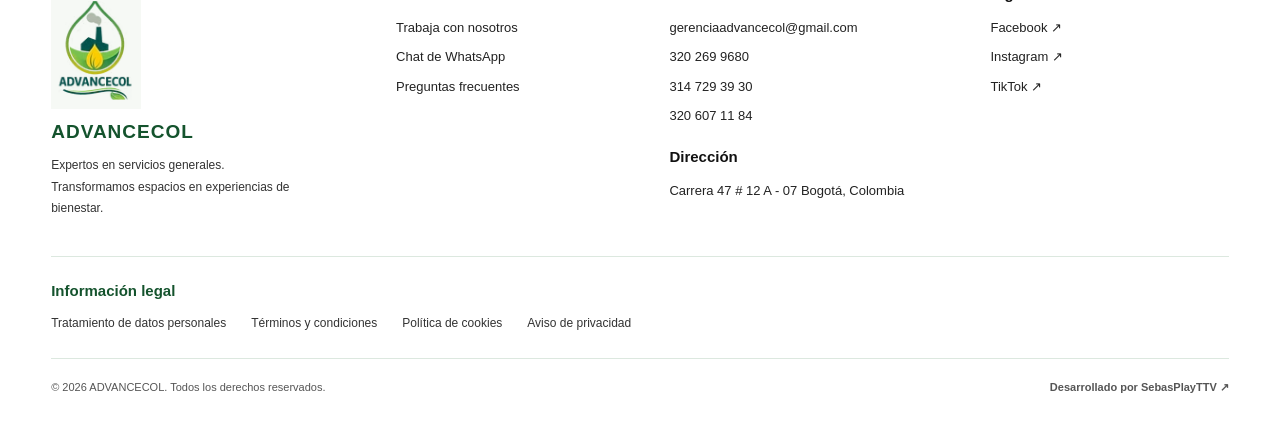
<file: servicios/limpieza-oficinas.html>
<!DOCTYPE html>
<html lang="es">

<head>
    <meta charset="UTF-8">
    <meta name="viewport" content="width=device-width, initial-scale=1.0">

    <title>Limpieza de oficinas | ADVANCECOL</title>

    <link rel="icon" type="image/png" sizes="512x512" href="/assets/favicon.png">

    <!-- ESTILOS -->
    <link rel="stylesheet" href="../style.css">
    <link rel="stylesheet" href="servicios.css">
</head>

<body>

    <!-- ENCABEZADO CORPORATIVO -->
    <header class="encabezado">

        <nav class="barra-verde" aria-label="Navegación principal">

            <button class="boton-menu"
                    id="boton-menu"
                    type="button"
                    aria-label="Abrir menú"
                    aria-controls="menu-lateral"
                    aria-expanded="false">

                <span class="lineas-menu">
                    <span></span>
                    <span></span>
                    <span></span>
                </span>

                <span class="texto-menu">menú</span>
            </button>

            <!-- OPCIONES PRINCIPALES -->
        <div class="enlaces-nav">

            <a href="../index.html">Inicio</a>

            <a href="../servicios/servicios.html">Servicios</a>

            <a href="../nosotros/nosotros.html">Nosotros</a>

            <a href="../contacto/contacto.html#contacto">Contacto</a>

            <a href="../trabajaconnosotros/trabaja.html">Trabaja con nosotros</a>

        </div>

            <form class="buscador" id="form-busqueda" role="search">

                <input type="search"
                       id="buscar"
                       placeholder="Buscar..."
                       aria-label="Buscar en ADVANCECOL">

                <button type="submit" aria-label="Buscar">
                    <svg viewBox="0 0 24 24" aria-hidden="true">
                        <circle cx="11" cy="11" r="7"></circle>
                        <path d="M16 16L21 21"></path>
                    </svg>
                </button>

            </form>

        </nav>

        <div class="contenedor-logo">
            <img
                src="../assets/Captura de pantalla 2026-10-09 194754.png"
                alt="Logo de ADVANCECOL"
                class="logo">
        </div>

    </header>

    <!-- FONDO DEL MENÚ -->
    <div class="fondo-menu" id="fondo-menu" hidden></div>

    <!-- MENÚ LATERAL -->
    <aside class="menu-lateral"
           id="menu-lateral"
           aria-label="Menú de navegación"
           aria-hidden="true"
           inert>

        <div class="menu-lateral-header">
            <h2>ADVANCECOL</h2>

            <button id="cerrar-menu"
                    type="button"
                    aria-label="Cerrar menú">
                &times;
            </button>
        </div>

             <!-- OPCIONES PRINCIPALES -->
    <div class="menu-principal">
        <a href="../index.html">Inicio</a>
        <a href="../servicios/servicios.html">Servicios</a>
        <a href="../nosotros/nosotros.html">Nosotros</a>
        <a href="../contacto/contacto.html">Contacto</a>
        <a href="../trabajaconnosotros/trabaja.html">Trabaja con nosotros</a>
    </div>

        <div class="menu-secundario">

            <a href="../index.html#trabaja">
                Trabaja con nosotros
            </a>

            <a href="https://wa.me/573202699680"
               target="_blank"
               rel="noopener noreferrer">
                Chat de WhatsApp
            </a>

            <h3>Atención al cliente</h3>

            <a href="mailto:gerenciaadvancecol@gmail.com">
                ✉ gerenciaadvancecol@gmail.com
            </a>

            <div class="datos-contacto">
                <span>Teléfonos</span>

                <a href="tel:+573202699680">☎ 320 269 9680</a>
                <a href="tel:+573147293930">☎ 314 729 39 30</a>
                <a href="tel:+573206071184">☎ 320 607 11 84</a>
            </div>

            <div class="direccion">
                <span>Dirección</span>
                <p>
                    Carrera 47 # 12 A - 07
                    Bogotá, Colombia
                </p>
            </div>

            <a href="../index.html#preguntas-frecuentes">
                Preguntas frecuentes
            </a>

            <div class="redes-sociales">

                <h3>Síguenos en nuestras redes</h3>

                <a href="https://www.facebook.com/profile.php?id=61576306651314"
                   target="_blank"
                   rel="noopener noreferrer"
                   class="red-social">
                    <span class="icono-red facebook">f</span>
                    <span>Facebook</span>
                </a>

                <a href="https://www.instagram.com/advancecol.s.a.s?igsh=ZHp5a3l6dzl0NjJs"
                   target="_blank"
                   rel="noopener noreferrer"
                   class="red-social">
                    <span class="icono-red instagram">◎</span>
                    <span>Instagram</span>
                </a>

                <a href="https://www.tiktok.com/@advancecol4"
                   target="_blank"
                   rel="noopener noreferrer"
                   class="red-social">
                    <span class="icono-red tiktok">♪</span>
                    <span>TikTok</span>
                </a>

            </div>
        </div>

        <div class="creditos-web">
            <span>Desarrollo web</span>

            <a href="https://github.com/sebasplayttv"
               target="_blank"
               rel="noopener noreferrer">
                Desarrollado por SebasPlayTTV ↗
            </a>
        </div>

    </aside>

    <!-- CONTENIDO PRINCIPAL -->
    <main class="pagina-detalle">

        <a href="servicios.html" class="volver-servicios">
            ← Volver a todos los servicios
        </a>

        <div class="titulo-detalle">
            <h1>Servicio de limpieza de oficinas</h1>
            <div class="linea-detalle"></div>
        </div>

        <!-- IMAGEN + DESCRIPCIÓN -->
        <section class="detalle-principal">

            <div class="detalle-imagen">
                <img
                    src="../assets/limpieza-oficinas.png"
                    alt="Servicio de limpieza de oficinas ADVANCECOL">
            </div>

            <div class="detalle-informacion">

                <h2>Limpieza profesional de oficinas</h2>

                <p>
                    En ADVANCECOL ofrecemos servicios de limpieza
                    para oficinas y espacios corporativos,
                    orientados a mantener ambientes limpios,
                    organizados y agradables para el trabajo diario.
                </p>

                <p>
                    Nuestro servicio está diseñado para adaptarse
                    a las necesidades de cada empresa, brindando
                    soluciones flexibles, eficientes y con personal
                    comprometido con la calidad del servicio.
                </p>

                <h3>¿Qué incluye este servicio?</h3>

                <ul class="lista-resumen">
                    <li>Limpieza de puestos de trabajo.</li>
                    <li>Limpieza de escritorios y mobiliario.</li>
                    <li>Aseo de pisos y áreas comunes.</li>
                    <li>Limpieza de salas de reuniones.</li>
                    <li>Limpieza y desinfección de baños.</li>
                    <li>Orden y presentación general de espacios.</li>
                </ul>

                <a class="boton-whatsapp"
                   href="https://wa.me/573202699680?text=Hola%2C%20quiero%20consultar%20el%20servicio%20de%20limpieza%20de%20oficinas"
                   target="_blank"
                   rel="noopener noreferrer">
                    Solicitar información por WhatsApp ↗
                </a>

            </div>

        </section>

        <!-- DESCRIPCIÓN -->
        <section class="descripcion-detalle">

            <h2>Descripción del servicio</h2>

            <div class="bloque-descripcion">
                <h3>Actividades incluidas</h3>

                <ul>
                    <li>Limpieza y desinfección de escritorios.</li>
                    <li>Limpieza de sillas, archivadores y superficies.</li>
                    <li>Aseo de pasillos y zonas comunes.</li>
                    <li>Limpieza de baños y zonas de cafetería.</li>
                    <li>Recolección de residuos.</li>
                    <li>Mantenimiento básico del orden visual del espacio.</li>
                </ul>
            </div>

            <div class="bloque-descripcion">
                <h3>Antes de contratar</h3>

                <p>
                    Confirma la frecuencia del servicio, horarios
                    de atención, número de jornadas requeridas,
                    actividades específicas y condiciones de acceso
                    a las instalaciones.
                </p>
            </div>
        

    </main>

    <!-- FOOTER -->
    <footer class="footer-advancecol">

        <div class="footer-contenedor">

            <div class="footer-columna footer-marca">

                <img
                    src="../assets/Captura de pantalla 2026-10-09 194754.png"
                    alt="Logo de ADVANCECOL"
                    class="footer-logo">

                <h3>ADVANCECOL</h3>

                <p>
                    Expertos en servicios generales.
                    Transformamos espacios en
                    experiencias de bienestar.
                </p>

            </div>

            <div class="footer-columna">

                <h3>Enlaces útiles</h3>

                <a href="../index.html#trabaja">Trabaja con nosotros</a>

                <a href="https://wa.me/573202699680"
                   target="_blank"
                   rel="noopener noreferrer">
                    Chat de WhatsApp
                </a>

                <a href="../index.html#preguntas-frecuentes">
                    Preguntas frecuentes
                </a>

            </div>

            <div class="footer-columna">

                <h3>Atención al cliente</h3>

                <a href="mailto:gerenciaadvancecol@gmail.com">
                    gerenciaadvancecol@gmail.com
                </a>

                <a href="tel:+573202699680">320 269 9680</a>
                <a href="tel:+573147293930">314 729 39 30</a>
                <a href="tel:+573206071184">320 607 11 84</a>

                <h3 class="footer-subtitulo">Dirección</h3>

                <p>
                    Carrera 47 # 12 A - 07
                    Bogotá, Colombia
                </p>

            </div>

            <div class="footer-columna">

                <h3>Síguenos</h3>

                <a href="https://www.facebook.com/profile.php?id=61576306651314"
                   target="_blank"
                   rel="noopener noreferrer">
                    Facebook ↗
                </a>

                <a href="https://www.instagram.com/advancecol.s.a.s?igsh=ZHp5a3l6dzl0NjJs"
                   target="_blank"
                   rel="noopener noreferrer">
                    Instagram ↗
                </a>

                <a href="https://www.tiktok.com/@advancecol4"
                   target="_blank"
                   rel="noopener noreferrer">
                    TikTok ↗
                </a>

            </div>

        </div>

        <div class="footer-legal">

            <h3>Información legal</h3>

            <div class="footer-enlaces-legales">
                <a href="../politica-datos.html">Tratamiento de datos personales</a>
                <a href="../terminos.html">Términos y condiciones</a>
                <a href="../cookies.html">Política de cookies</a>
                <a href="../privacidad.html">Aviso de privacidad</a>
            </div>

        </div>

        <div class="footer-inferior">

            <p>
                &copy; <span id="anio-actual"></span>
                ADVANCECOL. Todos los derechos reservados.
            </p>

            <a href="https://github.com/sebasplayttv"
               target="_blank"
               rel="noopener noreferrer">
                Desarrollado por SebasPlayTTV ↗
            </a>

        </div>

    </footer>

    <!-- JAVASCRIPT -->
    <script src="../script.js"></script>

    <script>
        const anio = document.getElementById("anio-actual");
        if (anio) {
            anio.textContent = new Date().getFullYear();
        }
    </script>

</body>
</html>
</file>
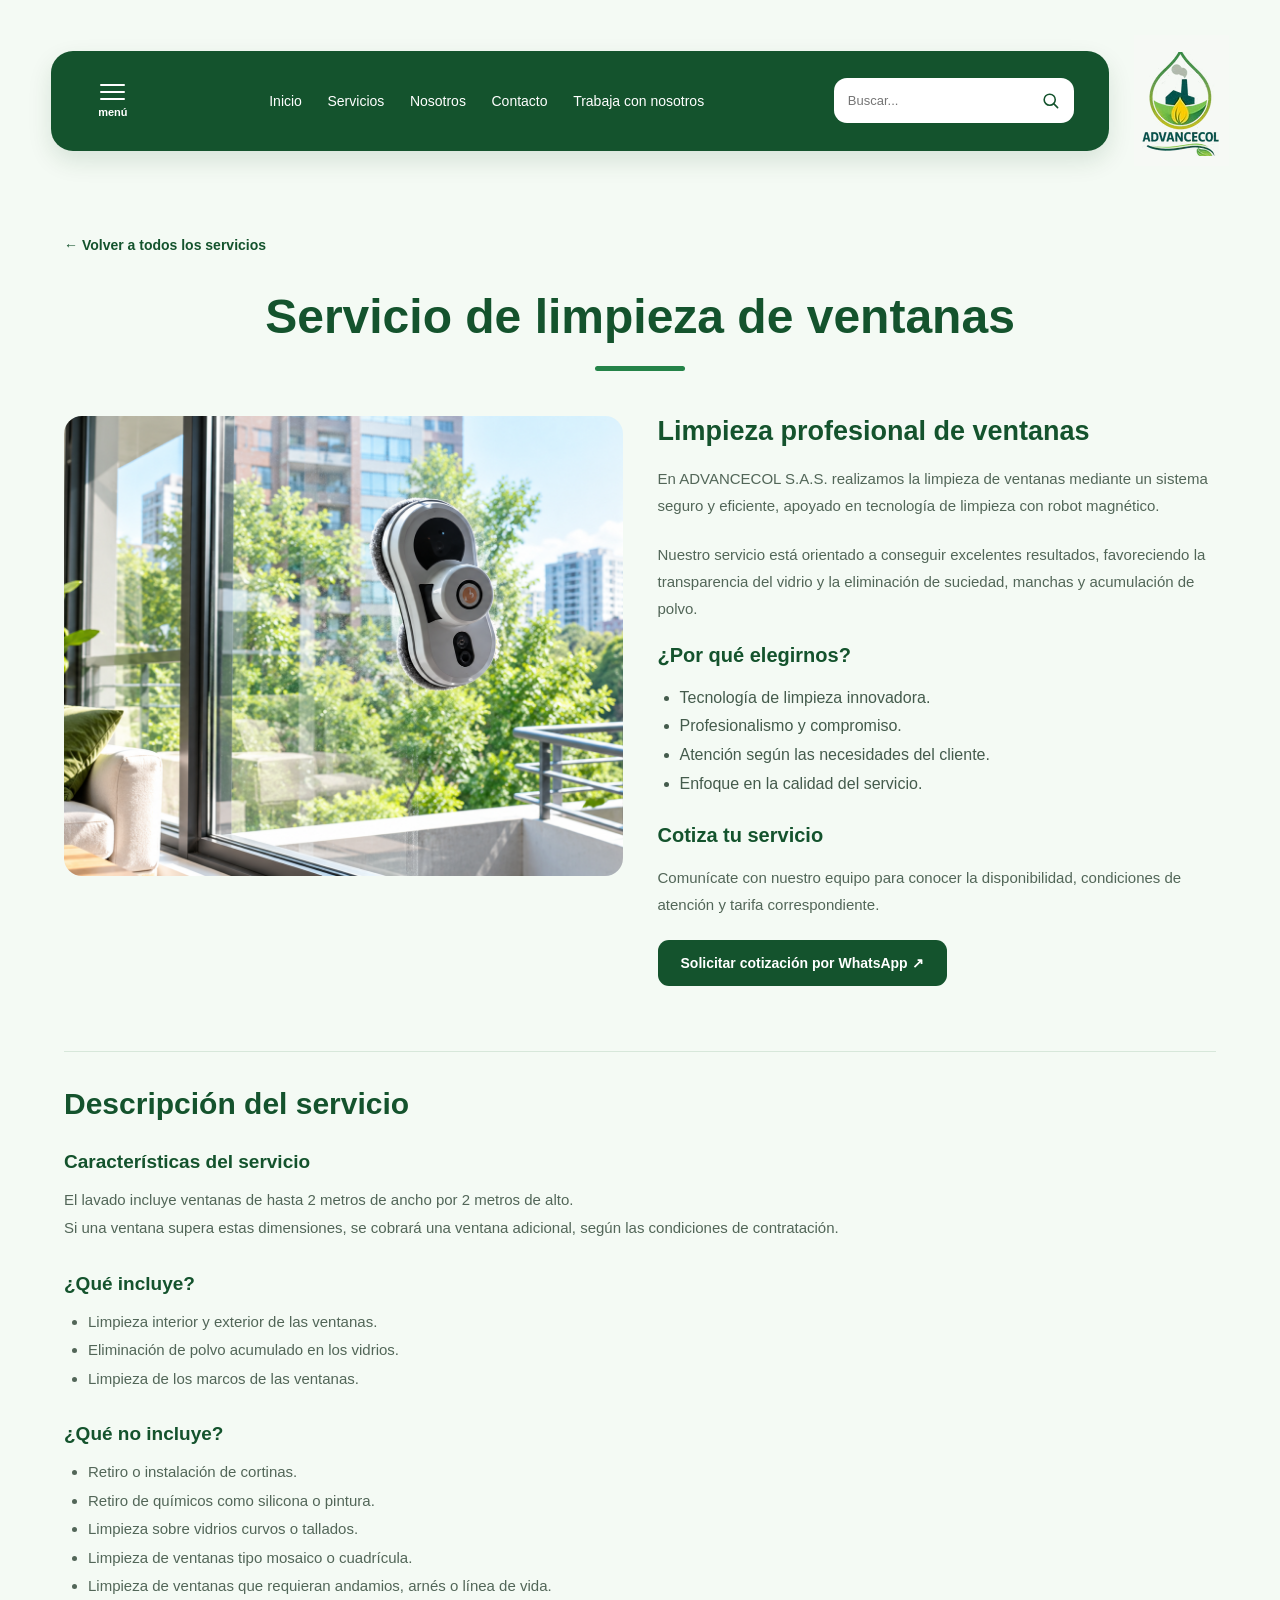
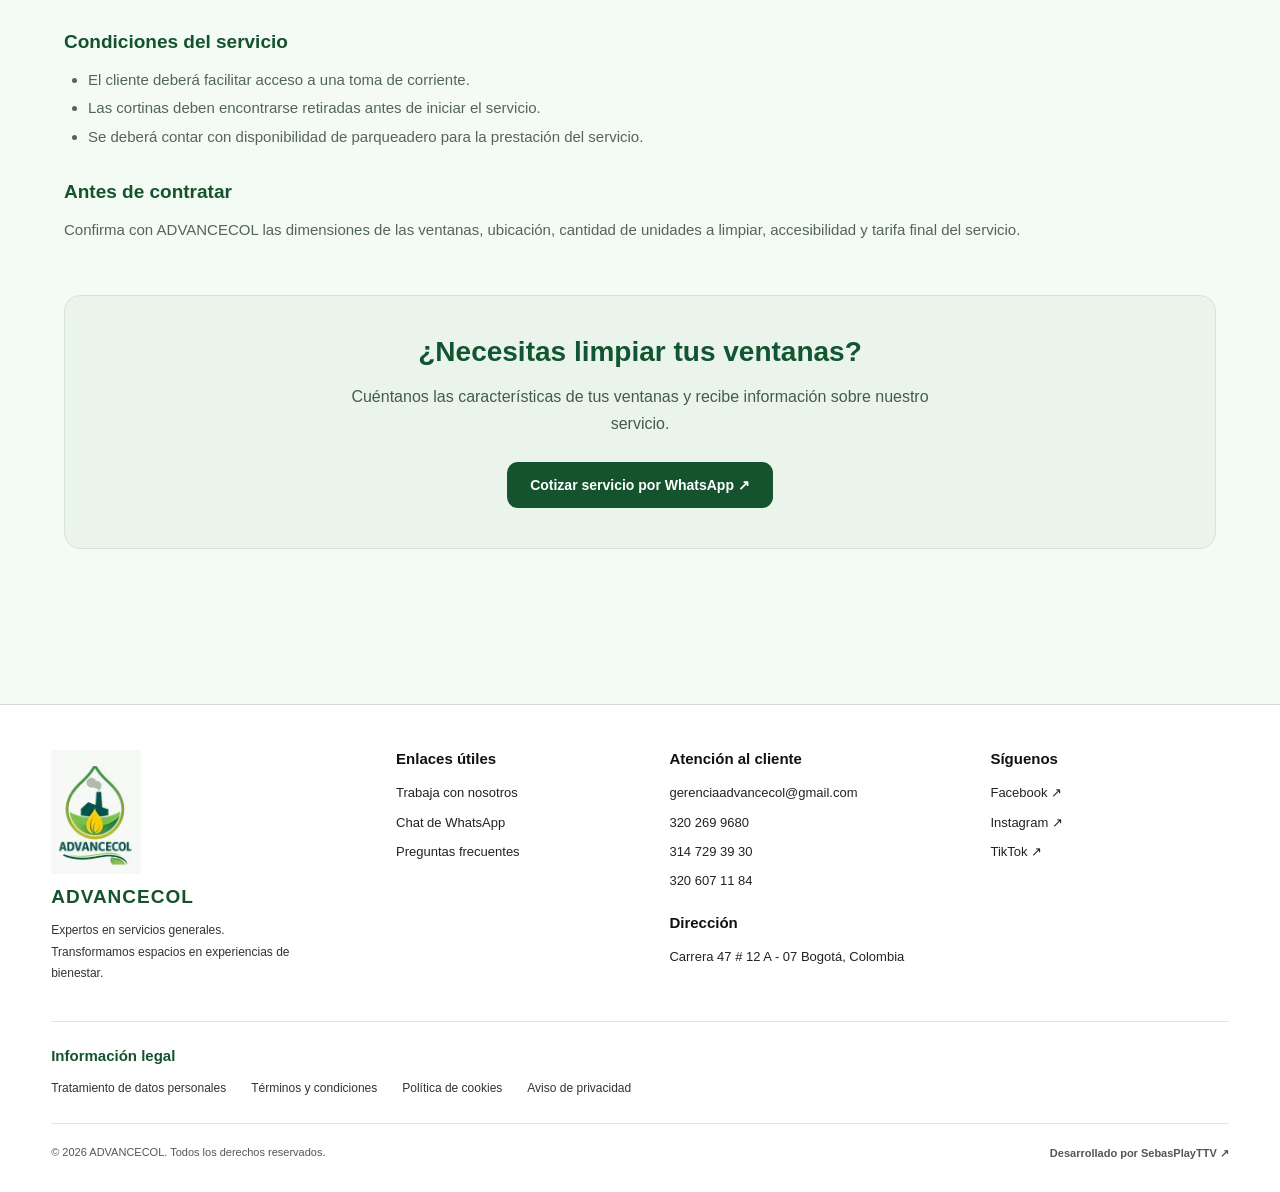
<file: servicios/limpieza-ventanas.html>
<!DOCTYPE html>
<html lang="es">

<head>
    <meta charset="UTF-8">
    <meta name="viewport" content="width=device-width, initial-scale=1.0">

    <title>Limpieza de ventanas | ADVANCECOL</title>

    <link rel="icon" type="image/png" sizes="512x512" href="/assets/favicon.png">

    <!-- ESTILOS -->
    <link rel="stylesheet" href="../style.css">
    <link rel="stylesheet" href="servicios.css">
</head>

<body>

    <!-- ENCABEZADO CORPORATIVO -->
    <header class="encabezado">

        <nav class="barra-verde" aria-label="Navegación principal">

            <button class="boton-menu"
                    id="boton-menu"
                    type="button"
                    aria-label="Abrir menú"
                    aria-controls="menu-lateral"
                    aria-expanded="false">

                <span class="lineas-menu">
                    <span></span>
                    <span></span>
                    <span></span>
                </span>

                <span class="texto-menu">menú</span>
            </button>

            <!-- OPCIONES PRINCIPALES -->
        <div class="enlaces-nav">

            <a href="../index.html">Inicio</a>

            <a href="../servicios/servicios.html">Servicios</a>

            <a href="../nosotros/nosotros.html">Nosotros</a>

            <a href="../contacto/contacto.html#contacto">Contacto</a>

            <a href="../trabajaconnosotros/trabaja.html">Trabaja con nosotros</a>

        </div>
            
            <!-- BUSCADOR -->
            <form class="buscador" id="form-busqueda" role="search">

                <input type="search"
                       id="buscar"
                       placeholder="Buscar..."
                       aria-label="Buscar en ADVANCECOL">

                <button type="submit" aria-label="Buscar">
                    <svg viewBox="0 0 24 24" aria-hidden="true">
                        <circle cx="11" cy="11" r="7"></circle>
                        <path d="M16 16L21 21"></path>
                    </svg>
                </button>

            </form>

        </nav>

        <!-- LOGO -->
        <div class="contenedor-logo">
            <img
                src="../assets/Captura de pantalla 2026-10-09 194754.png"
                alt="Logo de ADVANCECOL"
                class="logo">
        </div>

    </header>

    <!-- FONDO DEL MENÚ -->
    <div class="fondo-menu" id="fondo-menu" hidden></div>

    <!-- MENÚ LATERAL -->
    <aside class="menu-lateral"
           id="menu-lateral"
           aria-label="Menú de navegación"
           aria-hidden="true"
           inert>

        <div class="menu-lateral-header">
            <h2>ADVANCECOL</h2>

            <button id="cerrar-menu"
                    type="button"
                    aria-label="Cerrar menú">
                &times;
            </button>
        </div>

             <!-- OPCIONES PRINCIPALES -->
    <div class="menu-principal">
        <a href="../index.html">Inicio</a>
        <a href="../servicios/servicios.html">Servicios</a>
        <a href="../nosotros/nosotros.html">Nosotros</a>
        <a href="../contacto/contacto.html">Contacto</a>
        <a href="../trabajaconnosotros/trabaja.html">Trabaja con nosotros</a>
    </div>

        <div class="menu-secundario">

            <a href="../index.html#trabaja">
                Trabaja con nosotros
            </a>

            <a href="https://wa.me/573202699680"
               target="_blank"
               rel="noopener noreferrer">
                Chat de WhatsApp
            </a>

            <h3>Atención al cliente</h3>

            <a href="mailto:gerenciaadvancecol@gmail.com">
                ✉ gerenciaadvancecol@gmail.com
            </a>

            <div class="datos-contacto">
                <span>Teléfonos</span>

                <a href="tel:+573202699680">
                    ☎ 320 269 9680
                </a>

                <a href="tel:+573147293930">
                    ☎ 314 729 39 30
                </a>

                <a href="tel:+573206071184">
                    ☎ 320 607 11 84
                </a>
            </div>

            <div class="direccion">
                <span>Dirección</span>
                <p>
                    Carrera 47 # 12 A - 07
                    Bogotá, Colombia
                </p>
            </div>

            <a href="../index.html#preguntas-frecuentes">
                Preguntas frecuentes
            </a>

            <div class="redes-sociales">

                <h3>Síguenos en nuestras redes</h3>

                <a href="https://www.facebook.com/profile.php?id=61576306651314"
                   target="_blank"
                   rel="noopener noreferrer"
                   class="red-social">
                    <span class="icono-red facebook">f</span>
                    <span>Facebook</span>
                </a>

                <a href="https://www.instagram.com/advancecol.s.a.s?igsh=ZHp5a3l6dzl0NjJs"
                   target="_blank"
                   rel="noopener noreferrer"
                   class="red-social">
                    <span class="icono-red instagram">◎</span>
                    <span>Instagram</span>
                </a>

                <a href="https://www.tiktok.com/@advancecol4"
                   target="_blank"
                   rel="noopener noreferrer"
                   class="red-social">
                    <span class="icono-red tiktok">♪</span>
                    <span>TikTok</span>
                </a>

            </div>
        </div>

        <div class="creditos-web">
            <span>Desarrollo web</span>

            <a href="https://github.com/sebasplayttv"
               target="_blank"
               rel="noopener noreferrer">
                Desarrollado por SebasPlayTTV ↗
            </a>
        </div>

    </aside>

    
<!-- PÁGINA DE LIMPIEZA DE VENTANAS -->
<main class="pagina-detalle">

    <!-- REGRESAR A SERVICIOS -->
    <a href="servicios.html" class="volver-servicios">
        ← Volver a todos los servicios
    </a>

    <!-- TÍTULO PRINCIPAL -->
    <div class="titulo-detalle">
        <h1>Servicio de limpieza de ventanas</h1>
        <div class="linea-detalle"></div>
    </div>

    <!-- PRESENTACIÓN -->
    <section class="detalle-principal">

        <!-- IMAGEN DEL SERVICIO -->
        <div class="detalle-imagen">
            <img
                src="../assets/limpieza-ventanas.png"
                alt="Servicio de limpieza de ventanas ADVANCECOL"
            >
        </div>

        <!-- INFORMACIÓN -->
        <div class="detalle-informacion">

            <h2>Limpieza profesional de ventanas</h2>

            <p>
                En ADVANCECOL S.A.S. realizamos la limpieza
                de ventanas mediante un sistema seguro y
                eficiente, apoyado en tecnología de limpieza
                con robot magnético.
            </p>

            <p>
                Nuestro servicio está orientado a conseguir
                excelentes resultados, favoreciendo la
                transparencia del vidrio y la eliminación
                de suciedad, manchas y acumulación de polvo.
            </p>

            <h3>¿Por qué elegirnos?</h3>

            <ul class="lista-resumen">
                <li>Tecnología de limpieza innovadora.</li>
                <li>Profesionalismo y compromiso.</li>
                <li>Atención según las necesidades del cliente.</li>
                <li>Enfoque en la calidad del servicio.</li>
            </ul>

            <h3>Cotiza tu servicio</h3>

            <p>
                Comunícate con nuestro equipo para conocer
                la disponibilidad, condiciones de atención
                y tarifa correspondiente.
            </p>

            <a
                class="boton-whatsapp"
                href="https://wa.me/573202699680?text=Hola%20ADVANCECOL%2C%20quiero%20cotizar%20el%20servicio%20de%20limpieza%20de%20ventanas."
                target="_blank"
                rel="noopener noreferrer">
                Solicitar cotización por WhatsApp ↗
            </a>

        </div>

    </section>

    <!-- DESCRIPCIÓN COMPLETA -->
    <section class="descripcion-detalle">

        <h2>Descripción del servicio</h2>

        <div class="bloque-descripcion">

            <h3>Características del servicio</h3>

            <p>
                El lavado incluye ventanas de hasta
                2 metros de ancho por 2 metros de alto.
            </p>

            <p>
                Si una ventana supera estas dimensiones,
                se cobrará una ventana adicional, según
                las condiciones de contratación.
            </p>

        </div>

        <!-- INCLUSIONES -->
        <div class="bloque-descripcion">

            <h3>¿Qué incluye?</h3>

            <ul>
                <li>
                    Limpieza interior y exterior de las ventanas.
                </li>

                <li>
                    Eliminación de polvo acumulado en los vidrios.
                </li>

                <li>
                    Limpieza de los marcos de las ventanas.
                </li>
            </ul>

        </div>

        <!-- EXCLUSIONES -->
        <div class="bloque-descripcion">

            <h3>¿Qué no incluye?</h3>

            <ul>
                <li>
                    Retiro o instalación de cortinas.
                </li>

                <li>
                    Retiro de químicos como silicona
                    o pintura.
                </li>

                <li>
                    Limpieza sobre vidrios curvos
                    o tallados.
                </li>

                <li>
                    Limpieza de ventanas tipo
                    mosaico o cuadrícula.
                </li>

                <li>
                    Limpieza de ventanas que requieran
                    andamios, arnés o línea de vida.
                </li>
            </ul>

        </div>

        <!-- CONDICIONES -->
        <div class="bloque-descripcion">

            <h3>Condiciones del servicio</h3>

            <ul>
                <li>
                    El cliente deberá facilitar
                    acceso a una toma de corriente.
                </li>

                <li>
                    Las cortinas deben encontrarse
                    retiradas antes de iniciar
                    el servicio.
                </li>

                <li>
                    Se deberá contar con disponibilidad
                    de parqueadero para la prestación
                    del servicio.
                </li>
            </ul>

        </div>

        <!-- RECOMENDACIONES -->
        <div class="bloque-descripcion">

            <h3>Antes de contratar</h3>

            <p>
                Confirma con ADVANCECOL las dimensiones
                de las ventanas, ubicación, cantidad
                de unidades a limpiar, accesibilidad
                y tarifa final del servicio.
            </p>

        </div>

    </section>

    <!-- LLAMADO FINAL -->
    <section class="ventanas-cotizacion">

        <h2>¿Necesitas limpiar tus ventanas?</h2>

        <p>
            Cuéntanos las características de tus ventanas
            y recibe información sobre nuestro servicio.
        </p>

        <a
            href="https://wa.me/573202699680?text=Hola%20ADVANCECOL%2C%20deseo%20recibir%20una%20cotizaci%C3%B3n%20de%20limpieza%20de%20ventanas."
            class="boton-whatsapp"
            target="_blank"
            rel="noopener noreferrer">
            Cotizar servicio por WhatsApp ↗
        </a>

    </section>

</main>


    <!-- FOOTER CORPORATIVO -->
    <footer class="footer-advancecol">

        <div class="footer-contenedor">

            <div class="footer-columna footer-marca">

                <img
                    src="../assets/Captura de pantalla 2026-10-09 194754.png"
                    alt="Logo de ADVANCECOL"
                    class="footer-logo">

                <h3>ADVANCECOL</h3>

                <p>
                    Expertos en servicios generales.
                    Transformamos espacios en
                    experiencias de bienestar.
                </p>

            </div>

            <div class="footer-columna">

                <h3>Enlaces útiles</h3>

                <a href="../index.html#trabaja">
                    Trabaja con nosotros
                </a>

                <a href="https://wa.me/573202699680"
                   target="_blank"
                   rel="noopener noreferrer">
                    Chat de WhatsApp
                </a>

                <a href="../index.html#preguntas-frecuentes">
                    Preguntas frecuentes
                </a>

            </div>

            <div class="footer-columna">

                <h3>Atención al cliente</h3>

                <a href="mailto:gerenciaadvancecol@gmail.com">
                    gerenciaadvancecol@gmail.com
                </a>

                <a href="tel:+573202699680">
                    320 269 9680
                </a>

                <a href="tel:+573147293930">
                    314 729 39 30
                </a>

                <a href="tel:+573206071184">
                    320 607 11 84
                </a>

                <h3 class="footer-subtitulo">Dirección</h3>

                <p>
                    Carrera 47 # 12 A - 07
                    Bogotá, Colombia
                </p>

            </div>

            <div class="footer-columna">

                <h3>Síguenos</h3>

                <a href="https://www.facebook.com/profile.php?id=61576306651314"
                   target="_blank"
                   rel="noopener noreferrer">
                    Facebook ↗
                </a>

                <a href="https://www.instagram.com/advancecol.s.a.s?igsh=ZHp5a3l6dzl0NjJs"
                   target="_blank"
                   rel="noopener noreferrer">
                    Instagram ↗
                </a>

                <a href="https://www.tiktok.com/@advancecol4"
                   target="_blank"
                   rel="noopener noreferrer">
                    TikTok ↗
                </a>

            </div>

        </div>

        <!-- INFORMACIÓN LEGAL -->
        <div class="footer-legal">

            <h3>Información legal</h3>

            <div class="footer-enlaces-legales">

                <a href="../politica-datos.html">
                    Tratamiento de datos personales
                </a>

                <a href="../terminos.html">
                    Términos y condiciones
                </a>

                <a href="../cookies.html">
                    Política de cookies
                </a>

                <a href="../privacidad.html">
                    Aviso de privacidad
                </a>

            </div>

        </div>

        <div class="footer-inferior">

            <p>
                &copy; <span id="anio-actual"></span>
                ADVANCECOL. Todos los derechos reservados.
            </p>

            <a href="https://github.com/sebasplayttv"
               target="_blank"
               rel="noopener noreferrer">
                Desarrollado por SebasPlayTTV ↗
            </a>

        </div>

    </footer>

    <!-- JAVASCRIPT -->
    <script src="../script.js"></script>

    <script>
        const anio = document.getElementById("anio-actual");

        if (anio) {
            anio.textContent = new Date().getFullYear();
        }
    </script>

</body>
</html>
</file>
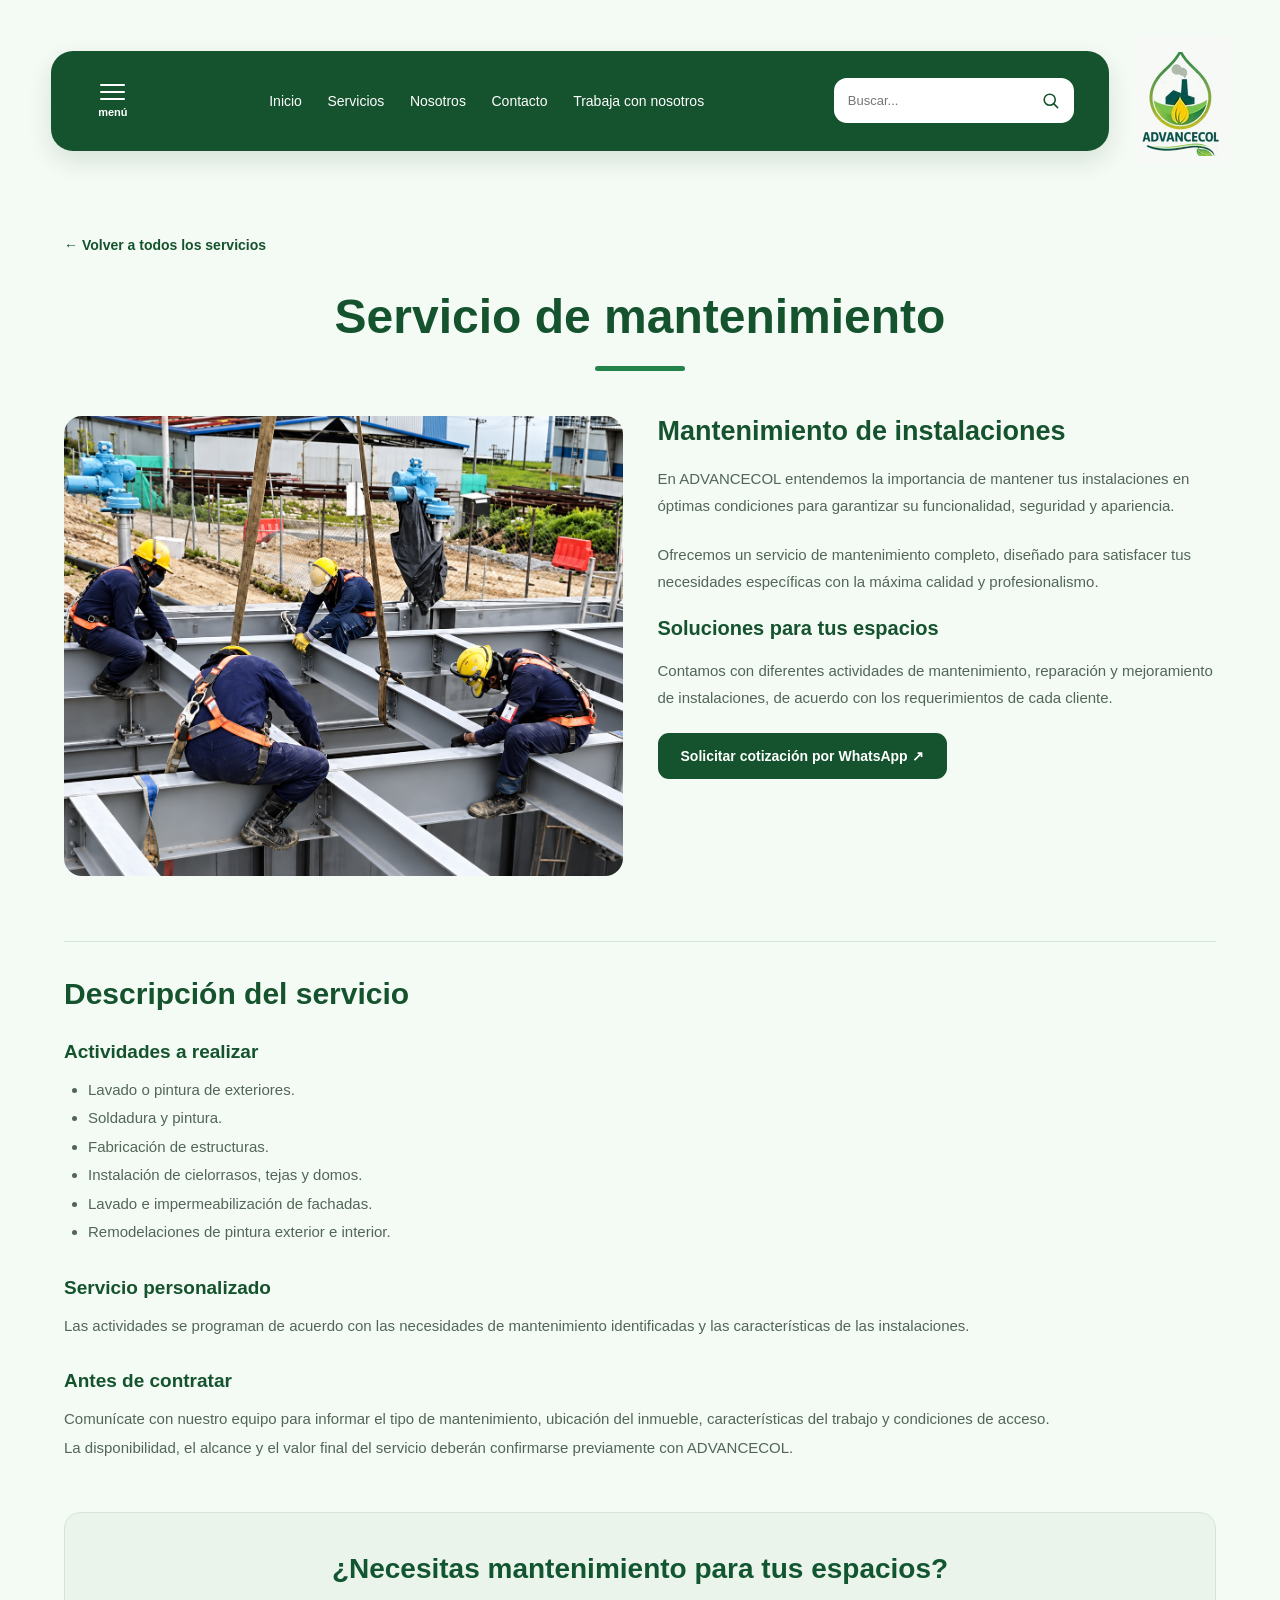
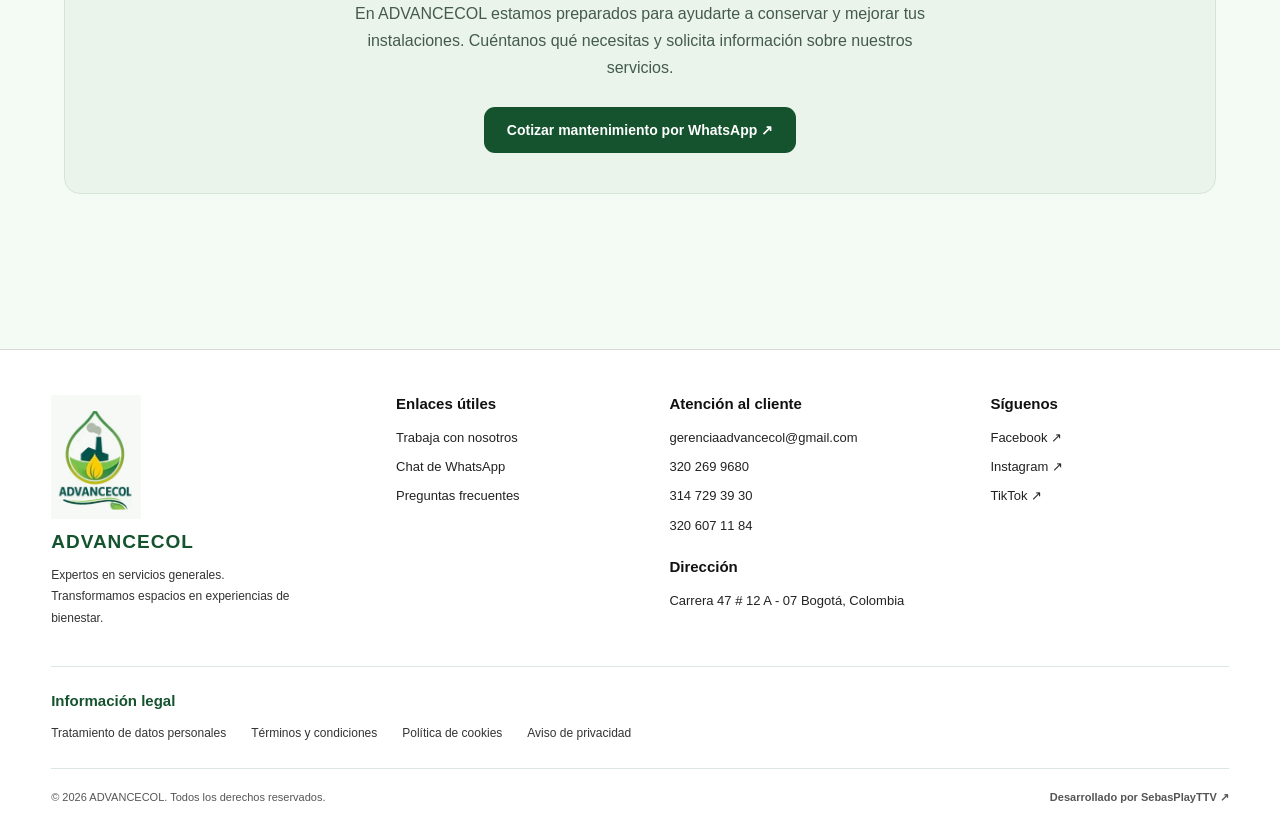
<file: servicios/mantenimiento.html>
<!DOCTYPE html>
<html lang="es">

<head>
    <meta charset="UTF-8">
    <meta name="viewport" content="width=device-width, initial-scale=1.0">

    <title>Servicio de mantenimiento | ADVANCECOL</title>

    <link rel="icon" type="image/png" sizes="512x512" href="/assets/favicon.png">

    <!-- ESTILOS -->
    <link rel="stylesheet" href="../style.css">
    <link rel="stylesheet" href="servicios.css">
</head>

<body>

    <!-- ENCABEZADO CORPORATIVO -->
    <header class="encabezado">

        <nav class="barra-verde" aria-label="Navegación principal">

            <button class="boton-menu"
                    id="boton-menu"
                    type="button"
                    aria-label="Abrir menú"
                    aria-controls="menu-lateral"
                    aria-expanded="false">

                <span class="lineas-menu">
                    <span></span>
                    <span></span>
                    <span></span>
                </span>

                <span class="texto-menu">menú</span>
            </button>

            <!-- OPCIONES PRINCIPALES -->
        <div class="enlaces-nav">

            <a href="../index.html">Inicio</a>

            <a href="../servicios/servicios.html">Servicios</a>

            <a href="../nosotros/nosotros.html">Nosotros</a>

            <a href="../contacto/contacto.html#contacto">Contacto</a>

            <a href="../trabajaconnosotros/trabaja.html">Trabaja con nosotros</a>
        </div>

            
            <!-- BUSCADOR -->
            <form class="buscador" id="form-busqueda" role="search">

                <input type="search"
                       id="buscar"
                       placeholder="Buscar..."
                       aria-label="Buscar en ADVANCECOL">

                <button type="submit" aria-label="Buscar">
                    <svg viewBox="0 0 24 24" aria-hidden="true">
                        <circle cx="11" cy="11" r="7"></circle>
                        <path d="M16 16L21 21"></path>
                    </svg>
                </button>

            </form>

        </nav>

        <!-- LOGO -->
        <div class="contenedor-logo">
            <img
                src="../assets/Captura de pantalla 2026-10-09 194754.png"
                alt="Logo de ADVANCECOL"
                class="logo">
        </div>

    </header>

    <!-- FONDO DEL MENÚ -->
    <div class="fondo-menu" id="fondo-menu" hidden></div>

    <!-- MENÚ LATERAL -->
    <aside class="menu-lateral"
           id="menu-lateral"
           aria-label="Menú de navegación"
           aria-hidden="true"
           inert>

        <div class="menu-lateral-header">
            <h2>ADVANCECOL</h2>

            <button id="cerrar-menu"
                    type="button"
                    aria-label="Cerrar menú">
                &times;
            </button>
        </div>

             <!-- OPCIONES PRINCIPALES -->
    <div class="menu-principal">
        <a href="../index.html">Inicio</a>
        <a href="../servicios/servicios.html">Servicios</a>
        <a href="../nosotros/nosotros.html">Nosotros</a>
        <a href="../contacto/contacto.html">Contacto</a>
        <a href="../trabajaconnosotros/trabaja.html">Trabaja con nosotros</a>
    </div>

        <div class="menu-secundario">

            <a href="../index.html#trabaja">
                Trabaja con nosotros
            </a>

            <a href="https://wa.me/573202699680"
               target="_blank"
               rel="noopener noreferrer">
                Chat de WhatsApp
            </a>

            <h3>Atención al cliente</h3>

            <a href="mailto:gerenciaadvancecol@gmail.com">
                ✉ gerenciaadvancecol@gmail.com
            </a>

            <div class="datos-contacto">
                <span>Teléfonos</span>

                <a href="tel:+573202699680">
                    ☎ 320 269 9680
                </a>

                <a href="tel:+573147293930">
                    ☎ 314 729 39 30
                </a>

                <a href="tel:+573206071184">
                    ☎ 320 607 11 84
                </a>
            </div>

            <div class="direccion">
                <span>Dirección</span>
                <p>
                    Carrera 47 # 12 A - 07
                    Bogotá, Colombia
                </p>
            </div>

            <a href="../index.html#preguntas-frecuentes">
                Preguntas frecuentes
            </a>

            <div class="redes-sociales">

                <h3>Síguenos en nuestras redes</h3>

                <a href="https://www.facebook.com/profile.php?id=61576306651314"
                   target="_blank"
                   rel="noopener noreferrer"
                   class="red-social">
                    <span class="icono-red facebook">f</span>
                    <span>Facebook</span>
                </a>

                <a href="https://www.instagram.com/advancecol.s.a.s?igsh=ZHp5a3l6dzl0NjJs"
                   target="_blank"
                   rel="noopener noreferrer"
                   class="red-social">
                    <span class="icono-red instagram">◎</span>
                    <span>Instagram</span>
                </a>

                <a href="https://www.tiktok.com/@advancecol4"
                   target="_blank"
                   rel="noopener noreferrer"
                   class="red-social">
                    <span class="icono-red tiktok">♪</span>
                    <span>TikTok</span>
                </a>

            </div>
        </div>

        <div class="creditos-web">
            <span>Desarrollo web</span>

            <a href="https://github.com/sebasplayttv"
               target="_blank"
               rel="noopener noreferrer">
                Desarrollado por SebasPlayTTV ↗
            </a>
        </div>

    </aside>

    

<!-- SERVICIO DE MANTENIMIENTO ADVANCECOL -->
<main class="pagina-detalle">

    <!-- VOLVER AL CATÁLOGO -->
    <a href="servicios.html" class="volver-servicios">
        ← Volver a todos los servicios
    </a>

    <!-- TÍTULO PRINCIPAL -->
    <div class="titulo-detalle">

        <h1>Servicio de mantenimiento</h1>

        <div class="linea-detalle"></div>

    </div>

    <!-- PRESENTACIÓN DEL SERVICIO -->
    <section class="detalle-principal">

        <!-- IMAGEN -->
        <div class="detalle-imagen">

            <img
                src="../assets/mantenimiento1.png"
                alt="Servicio de mantenimiento ADVANCECOL"
            >

        </div>

        <!-- INFORMACIÓN -->
        <div class="detalle-informacion">

            <h2>Mantenimiento de instalaciones</h2>

            <p>
                En ADVANCECOL entendemos la importancia
                de mantener tus instalaciones en óptimas
                condiciones para garantizar su
                funcionalidad, seguridad y apariencia.
            </p>

            <p>
                Ofrecemos un servicio de mantenimiento
                completo, diseñado para satisfacer tus
                necesidades específicas con la máxima
                calidad y profesionalismo.
            </p>

            <h3>Soluciones para tus espacios</h3>

            <p>
                Contamos con diferentes actividades
                de mantenimiento, reparación y
                mejoramiento de instalaciones,
                de acuerdo con los requerimientos
                de cada cliente.
            </p>

            <!-- WHATSAPP -->
            <a
                class="boton-whatsapp"
                href="https://wa.me/573202699680?text=Hola%20ADVANCECOL%2C%20quiero%20cotizar%20el%20servicio%20de%20mantenimiento."
                target="_blank"
                rel="noopener noreferrer">
                Solicitar cotización por WhatsApp ↗
            </a>

        </div>

    </section>

    <!-- DESCRIPCIÓN DEL SERVICIO -->
    <section class="descripcion-detalle">

        <h2>Descripción del servicio</h2>

        <!-- ACTIVIDADES -->
        <div class="bloque-descripcion">

            <h3>Actividades a realizar</h3>

            <ul>

                <li>
                    Lavado o pintura de exteriores.
                </li>

                <li>
                    Soldadura y pintura.
                </li>

                <li>
                    Fabricación de estructuras.
                </li>

                <li>
                    Instalación de cielorrasos,
                    tejas y domos.
                </li>

                <li>
                    Lavado e impermeabilización
                    de fachadas.
                </li>

                <li>
                    Remodelaciones de pintura
                    exterior e interior.
                </li>

            </ul>

        </div>

        <!-- INFORMACIÓN -->
        <div class="bloque-descripcion">

            <h3>Servicio personalizado</h3>

            <p>
                Las actividades se programan
                de acuerdo con las necesidades
                de mantenimiento identificadas
                y las características de las
                instalaciones.
            </p>

        </div>

        <!-- ANTES DE CONTRATAR -->
        <div class="bloque-descripcion">

            <h3>Antes de contratar</h3>

            <p>
                Comunícate con nuestro equipo
                para informar el tipo de mantenimiento,
                ubicación del inmueble, características
                del trabajo y condiciones de acceso.
            </p>

            <p>
                La disponibilidad, el alcance
                y el valor final del servicio
                deberán confirmarse previamente
                con ADVANCECOL.
            </p>

        </div>

    </section>

    <!-- COTIZACIÓN FINAL -->
    <section class="ventanas-cotizacion">

        <h2>¿Necesitas mantenimiento para tus espacios?</h2>

        <p>
            En ADVANCECOL estamos preparados
            para ayudarte a conservar y mejorar
            tus instalaciones.
            Cuéntanos qué necesitas y solicita
            información sobre nuestros servicios.
        </p>

        <a
            href="https://wa.me/573202699680?text=Hola%20ADVANCECOL%2C%20deseo%20solicitar%20una%20cotizaci%C3%B3n%20de%20mantenimiento."
            class="boton-whatsapp"
            target="_blank"
            rel="noopener noreferrer">
            Cotizar mantenimiento por WhatsApp ↗
        </a>

    </section>

</main>



    <!-- FOOTER CORPORATIVO -->
    <footer class="footer-advancecol">

        <div class="footer-contenedor">

            <div class="footer-columna footer-marca">

                <img
                    src="../assets/Captura de pantalla 2026-10-09 194754.png"
                    alt="Logo de ADVANCECOL"
                    class="footer-logo">

                <h3>ADVANCECOL</h3>

                <p>
                    Expertos en servicios generales.
                    Transformamos espacios en
                    experiencias de bienestar.
                </p>

            </div>

            <div class="footer-columna">

                <h3>Enlaces útiles</h3>

                <a href="../index.html#trabaja">
                    Trabaja con nosotros
                </a>

                <a href="https://wa.me/573202699680"
                   target="_blank"
                   rel="noopener noreferrer">
                    Chat de WhatsApp
                </a>

                <a href="../index.html#preguntas-frecuentes">
                    Preguntas frecuentes
                </a>

            </div>

            <div class="footer-columna">

                <h3>Atención al cliente</h3>

                <a href="mailto:gerenciaadvancecol@gmail.com">
                    gerenciaadvancecol@gmail.com
                </a>

                <a href="tel:+573202699680">
                    320 269 9680
                </a>

                <a href="tel:+573147293930">
                    314 729 39 30
                </a>

                <a href="tel:+573206071184">
                    320 607 11 84
                </a>

                <h3 class="footer-subtitulo">Dirección</h3>

                <p>
                    Carrera 47 # 12 A - 07
                    Bogotá, Colombia
                </p>

            </div>

            <div class="footer-columna">

                <h3>Síguenos</h3>

                <a href="https://www.facebook.com/profile.php?id=61576306651314"
                   target="_blank"
                   rel="noopener noreferrer">
                    Facebook ↗
                </a>

                <a href="https://www.instagram.com/advancecol.s.a.s?igsh=ZHp5a3l6dzl0NjJs"
                   target="_blank"
                   rel="noopener noreferrer">
                    Instagram ↗
                </a>

                <a href="https://www.tiktok.com/@advancecol4"
                   target="_blank"
                   rel="noopener noreferrer">
                    TikTok ↗
                </a>

            </div>

        </div>

        <!-- INFORMACIÓN LEGAL -->
        <div class="footer-legal">

            <h3>Información legal</h3>

            <div class="footer-enlaces-legales">

                <a href="../politica-datos.html">
                    Tratamiento de datos personales
                </a>

                <a href="../terminos.html">
                    Términos y condiciones
                </a>

                <a href="../cookies.html">
                    Política de cookies
                </a>

                <a href="../privacidad.html">
                    Aviso de privacidad
                </a>

            </div>

        </div>

        <div class="footer-inferior">

            <p>
                &copy; <span id="anio-actual"></span>
                ADVANCECOL. Todos los derechos reservados.
            </p>

            <a href="https://github.com/sebasplayttv"
               target="_blank"
               rel="noopener noreferrer">
                Desarrollado por SebasPlayTTV ↗
            </a>

        </div>

    </footer>

    <!-- JAVASCRIPT -->
    <script src="../script.js"></script>

    <script>
        const anio = document.getElementById("anio-actual");

        if (anio) {
            anio.textContent = new Date().getFullYear();
        }
    </script>

</body>
</html>
</file>
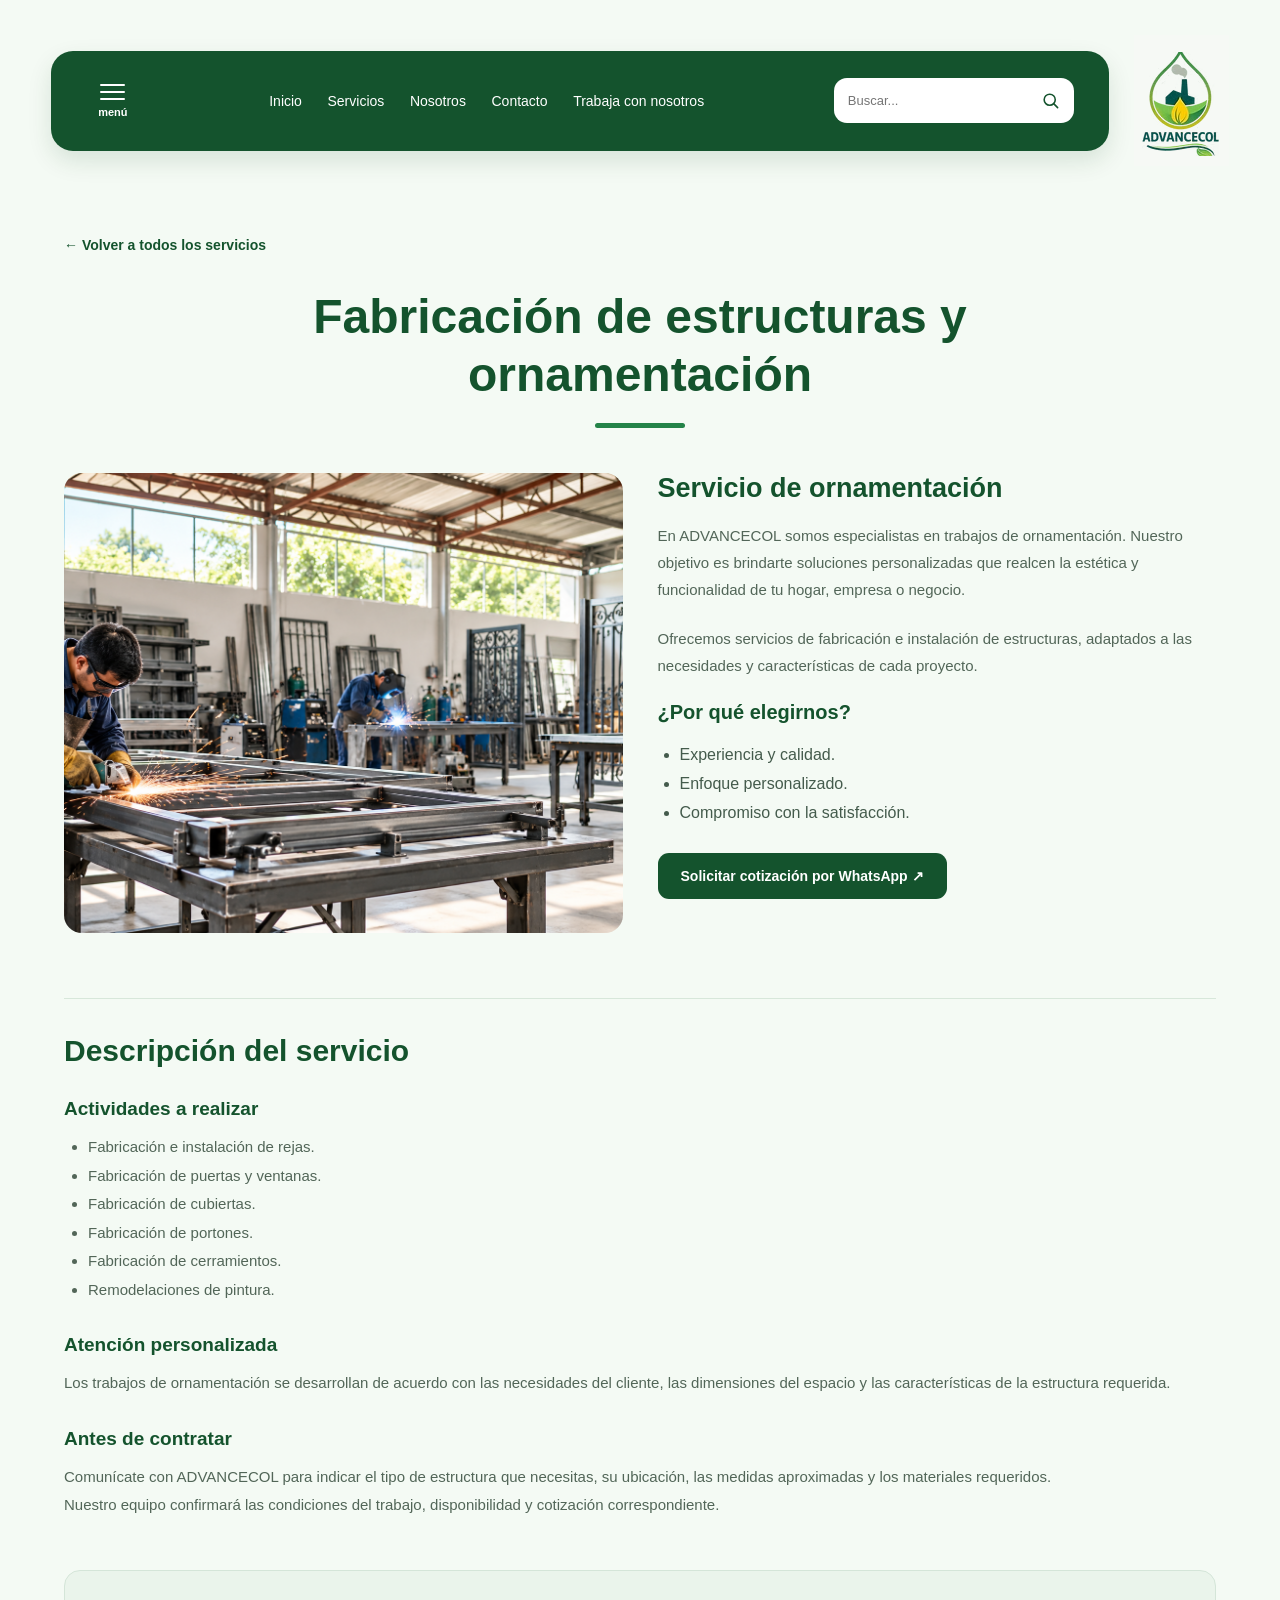
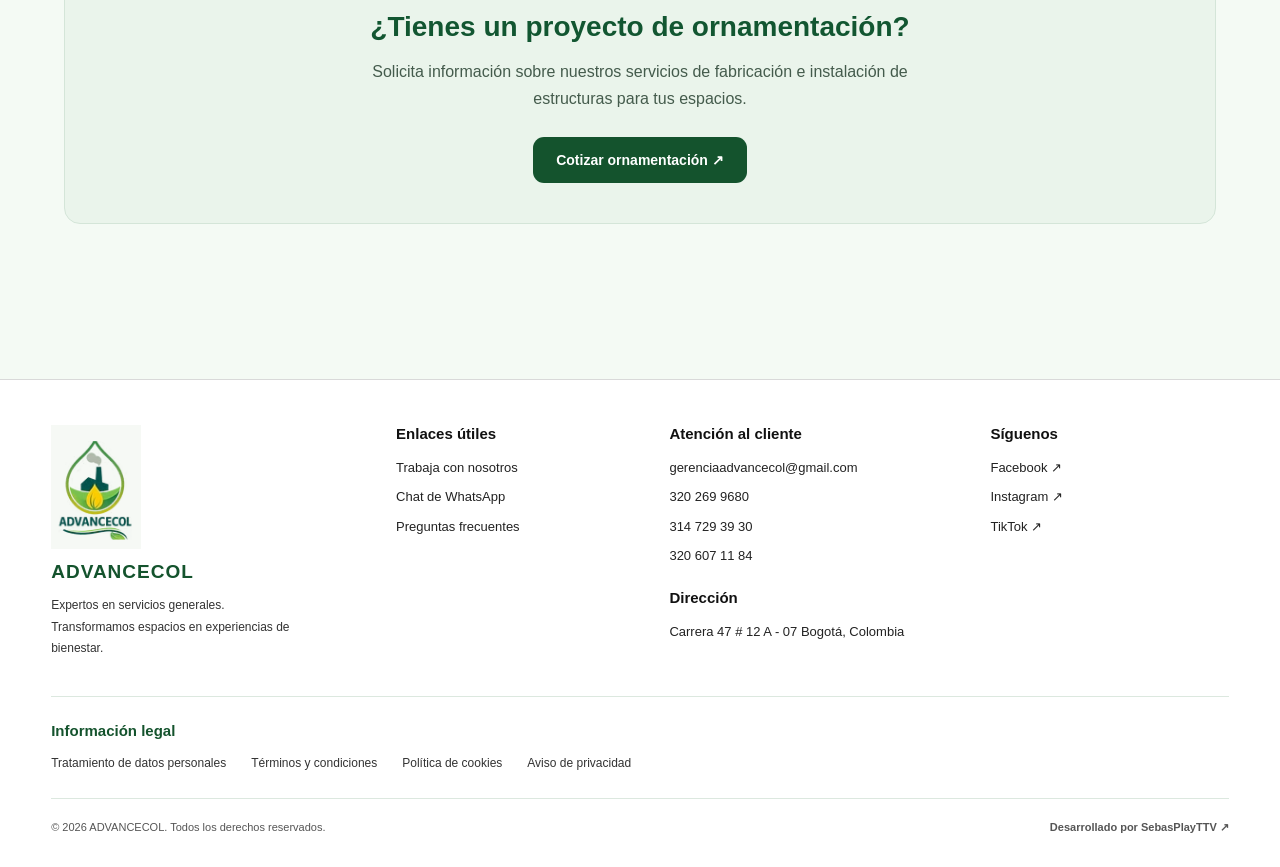
<file: servicios/ornamentacion.html>
<!DOCTYPE html>
<html lang="es">

<head>
    <meta charset="UTF-8">
    <meta name="viewport" content="width=device-width, initial-scale=1.0">

    <title>Estructuras y ornamentación | ADVANCECOL</title>

    <link rel="icon" type="image/png" sizes="512x512" href="/assets/favicon.png">

    <!-- ESTILOS -->
    <link rel="stylesheet" href="../style.css">
    <link rel="stylesheet" href="servicios.css">
</head>

<body>

    <!-- ENCABEZADO CORPORATIVO -->
    <header class="encabezado">

        <nav class="barra-verde" aria-label="Navegación principal">

            <button class="boton-menu"
                    id="boton-menu"
                    type="button"
                    aria-label="Abrir menú"
                    aria-controls="menu-lateral"
                    aria-expanded="false">

                <span class="lineas-menu">
                    <span></span>
                    <span></span>
                    <span></span>
                </span>

                <span class="texto-menu">menú</span>
            </button>

            <!-- OPCIONES PRINCIPALES -->
        <div class="enlaces-nav">

            <a href="../index.html">Inicio</a>

            <a href="../servicios/servicios.html">Servicios</a>

            <a href="../nosotros/nosotros.html">Nosotros</a>

            <a href="../contacto/contacto.html#contacto">Contacto</a>

            <a href="../trabajaconnosotros/trabaja.html">Trabaja con nosotros</a>

        </div>

            <!-- BUSCADOR -->
            <form class="buscador" id="form-busqueda" role="search">

                <input type="search"
                       id="buscar"
                       placeholder="Buscar..."
                       aria-label="Buscar en ADVANCECOL">

                <button type="submit" aria-label="Buscar">
                    <svg viewBox="0 0 24 24" aria-hidden="true">
                        <circle cx="11" cy="11" r="7"></circle>
                        <path d="M16 16L21 21"></path>
                    </svg>
                </button>

            </form>

        </nav>

        <!-- LOGO -->
        <div class="contenedor-logo">
            <img
                src="../assets/Captura de pantalla 2026-10-09 194754.png"
                alt="Logo de ADVANCECOL"
                class="logo">
        </div>

    </header>

    <!-- FONDO DEL MENÚ -->
    <div class="fondo-menu" id="fondo-menu" hidden></div>

    <!-- MENÚ LATERAL -->
    <aside class="menu-lateral"
           id="menu-lateral"
           aria-label="Menú de navegación"
           aria-hidden="true"
           inert>

        <div class="menu-lateral-header">
            <h2>ADVANCECOL</h2>

            <button id="cerrar-menu"
                    type="button"
                    aria-label="Cerrar menú">
                &times;
            </button>
        </div>

           <!-- OPCIONES PRINCIPALES -->
    <div class="menu-principal">
        <a href="../index.html">Inicio</a>
        <a href="../servicios/servicios.html">Servicios</a>
        <a href="../nosotros/nosotros.html">Nosotros</a>
        <a href="../contacto/contacto.html">Contacto</a>
        <a href="../trabajaconnosotros/trabaja.html">Trabaja con nosotros</a>
    </div>

        <div class="menu-secundario">

            <a href="../index.html#trabaja">
                Trabaja con nosotros
            </a>

            <a href="https://wa.me/573202699680"
               target="_blank"
               rel="noopener noreferrer">
                Chat de WhatsApp
            </a>

            <h3>Atención al cliente</h3>

            <a href="mailto:gerenciaadvancecol@gmail.com">
                ✉ gerenciaadvancecol@gmail.com
            </a>

            <div class="datos-contacto">
                <span>Teléfonos</span>

                <a href="tel:+573202699680">
                    ☎ 320 269 9680
                </a>

                <a href="tel:+573147293930">
                    ☎ 314 729 39 30
                </a>

                <a href="tel:+573206071184">
                    ☎ 320 607 11 84
                </a>
            </div>

            <div class="direccion">
                <span>Dirección</span>
                <p>
                    Carrera 47 # 12 A - 07
                    Bogotá, Colombia
                </p>
            </div>

            <a href="../index.html#preguntas-frecuentes">
                Preguntas frecuentes
            </a>

            <div class="redes-sociales">

                <h3>Síguenos en nuestras redes</h3>

                <a href="https://www.facebook.com/profile.php?id=61576306651314"
                   target="_blank"
                   rel="noopener noreferrer"
                   class="red-social">
                    <span class="icono-red facebook">f</span>
                    <span>Facebook</span>
                </a>

                <a href="https://www.instagram.com/advancecol.s.a.s?igsh=ZHp5a3l6dzl0NjJs"
                   target="_blank"
                   rel="noopener noreferrer"
                   class="red-social">
                    <span class="icono-red instagram">◎</span>
                    <span>Instagram</span>
                </a>

                <a href="https://www.tiktok.com/@advancecol4"
                   target="_blank"
                   rel="noopener noreferrer"
                   class="red-social">
                    <span class="icono-red tiktok">♪</span>
                    <span>TikTok</span>
                </a>

            </div>
        </div>

        <div class="creditos-web">
            <span>Desarrollo web</span>

            <a href="https://github.com/sebasplayttv"
               target="_blank"
               rel="noopener noreferrer">
                Desarrollado por SebasPlayTTV ↗
            </a>
        </div>

    </aside>

    





<!-- FABRICACIÓN DE ESTRUCTURAS Y ORNAMENTACIÓN -->
<main class="pagina-detalle">

    <a href="servicios.html" class="volver-servicios">
        ← Volver a todos los servicios
    </a>

    <div class="titulo-detalle">
        <h1>Fabricación de estructuras y ornamentación</h1>
        <div class="linea-detalle"></div>
    </div>

    <!-- IMAGEN Y PRESENTACIÓN -->
    <section class="detalle-principal">

        <div class="detalle-imagen">
            <img
                src="../assets/estructuras.png"
                alt="Fabricación de estructuras y ornamentación ADVANCECOL"
            >
        </div>

        <div class="detalle-informacion">

            <h2>Servicio de ornamentación</h2>

            <p>
                En ADVANCECOL somos especialistas
                en trabajos de ornamentación.
                Nuestro objetivo es brindarte
                soluciones personalizadas que
                realcen la estética y funcionalidad
                de tu hogar, empresa o negocio.
            </p>

            <p>
                Ofrecemos servicios de fabricación
                e instalación de estructuras,
                adaptados a las necesidades
                y características de cada proyecto.
            </p>

            <h3>¿Por qué elegirnos?</h3>

            <ul class="lista-resumen">
                <li>Experiencia y calidad.</li>
                <li>Enfoque personalizado.</li>
                <li>Compromiso con la satisfacción.</li>
            </ul>

            <a
                class="boton-whatsapp"
                href="https://wa.me/573202699680?text=Hola%20ADVANCECOL%2C%20quiero%20cotizar%20el%20servicio%20de%20ornamentaci%C3%B3n."
                target="_blank"
                rel="noopener noreferrer">
                Solicitar cotización por WhatsApp ↗
            </a>

        </div>

    </section>

    <!-- DESCRIPCIÓN -->
    <section class="descripcion-detalle">

        <h2>Descripción del servicio</h2>

        <div class="bloque-descripcion">

            <h3>Actividades a realizar</h3>

            <ul>
                <li>Fabricación e instalación de rejas.</li>
                <li>Fabricación de puertas y ventanas.</li>
                <li>Fabricación de cubiertas.</li>
                <li>Fabricación de portones.</li>
                <li>Fabricación de cerramientos.</li>
                <li>Remodelaciones de pintura.</li>
            </ul>

        </div>

        <div class="bloque-descripcion">

            <h3>Atención personalizada</h3>

            <p>
                Los trabajos de ornamentación
                se desarrollan de acuerdo con
                las necesidades del cliente,
                las dimensiones del espacio
                y las características
                de la estructura requerida.
            </p>

        </div>

        <div class="bloque-descripcion">

            <h3>Antes de contratar</h3>

            <p>
                Comunícate con ADVANCECOL para
                indicar el tipo de estructura
                que necesitas, su ubicación,
                las medidas aproximadas y
                los materiales requeridos.
            </p>

            <p>
                Nuestro equipo confirmará
                las condiciones del trabajo,
                disponibilidad y cotización
                correspondiente.
            </p>

        </div>

    </section>

    <!-- COTIZACIÓN -->
    <section class="ventanas-cotizacion">

        <h2>¿Tienes un proyecto de ornamentación?</h2>

        <p>
            Solicita información sobre nuestros
            servicios de fabricación e instalación
            de estructuras para tus espacios.
        </p>

        <a
            href="https://wa.me/573202699680?text=Hola%20ADVANCECOL%2C%20deseo%20solicitar%20una%20cotizaci%C3%B3n%20para%20fabricaci%C3%B3n%20de%20estructuras%20y%20ornamentaci%C3%B3n."
            class="boton-whatsapp"
            target="_blank"
            rel="noopener noreferrer">
            Cotizar ornamentación ↗
        </a>

    </section>

</main>







    <!-- FOOTER CORPORATIVO -->
    <footer class="footer-advancecol">

        <div class="footer-contenedor">

            <div class="footer-columna footer-marca">

                <img
                    src="../assets/Captura de pantalla 2026-10-09 194754.png"
                    alt="Logo de ADVANCECOL"
                    class="footer-logo">

                <h3>ADVANCECOL</h3>

                <p>
                    Expertos en servicios generales.
                    Transformamos espacios en
                    experiencias de bienestar.
                </p>

            </div>

            <div class="footer-columna">

                <h3>Enlaces útiles</h3>

                <a href="../index.html#trabaja">
                    Trabaja con nosotros
                </a>

                <a href="https://wa.me/573202699680"
                   target="_blank"
                   rel="noopener noreferrer">
                    Chat de WhatsApp
                </a>

                <a href="../index.html#preguntas-frecuentes">
                    Preguntas frecuentes
                </a>

            </div>

            <div class="footer-columna">

                <h3>Atención al cliente</h3>

                <a href="mailto:gerenciaadvancecol@gmail.com">
                    gerenciaadvancecol@gmail.com
                </a>

                <a href="tel:+573202699680">
                    320 269 9680
                </a>

                <a href="tel:+573147293930">
                    314 729 39 30
                </a>

                <a href="tel:+573206071184">
                    320 607 11 84
                </a>

                <h3 class="footer-subtitulo">Dirección</h3>

                <p>
                    Carrera 47 # 12 A - 07
                    Bogotá, Colombia
                </p>

            </div>

            <div class="footer-columna">

                <h3>Síguenos</h3>

                <a href="https://www.facebook.com/profile.php?id=61576306651314"
                   target="_blank"
                   rel="noopener noreferrer">
                    Facebook ↗
                </a>

                <a href="https://www.instagram.com/advancecol.s.a.s?igsh=ZHp5a3l6dzl0NjJs"
                   target="_blank"
                   rel="noopener noreferrer">
                    Instagram ↗
                </a>

                <a href="https://www.tiktok.com/@advancecol4"
                   target="_blank"
                   rel="noopener noreferrer">
                    TikTok ↗
                </a>

            </div>

        </div>

        <!-- INFORMACIÓN LEGAL -->
        <div class="footer-legal">

            <h3>Información legal</h3>

            <div class="footer-enlaces-legales">

                <a href="../politica-datos.html">
                    Tratamiento de datos personales
                </a>

                <a href="../terminos.html">
                    Términos y condiciones
                </a>

                <a href="../cookies.html">
                    Política de cookies
                </a>

                <a href="../privacidad.html">
                    Aviso de privacidad
                </a>

            </div>

        </div>

        <div class="footer-inferior">

            <p>
                &copy; <span id="anio-actual"></span>
                ADVANCECOL. Todos los derechos reservados.
            </p>

            <a href="https://github.com/sebasplayttv"
               target="_blank"
               rel="noopener noreferrer">
                Desarrollado por SebasPlayTTV ↗
            </a>

        </div>

    </footer>

    <!-- JAVASCRIPT -->
    <script src="../script.js"></script>

    <script>
        const anio = document.getElementById("anio-actual");

        if (anio) {
            anio.textContent = new Date().getFullYear();
        }
    </script>

</body>
</html>
</file>
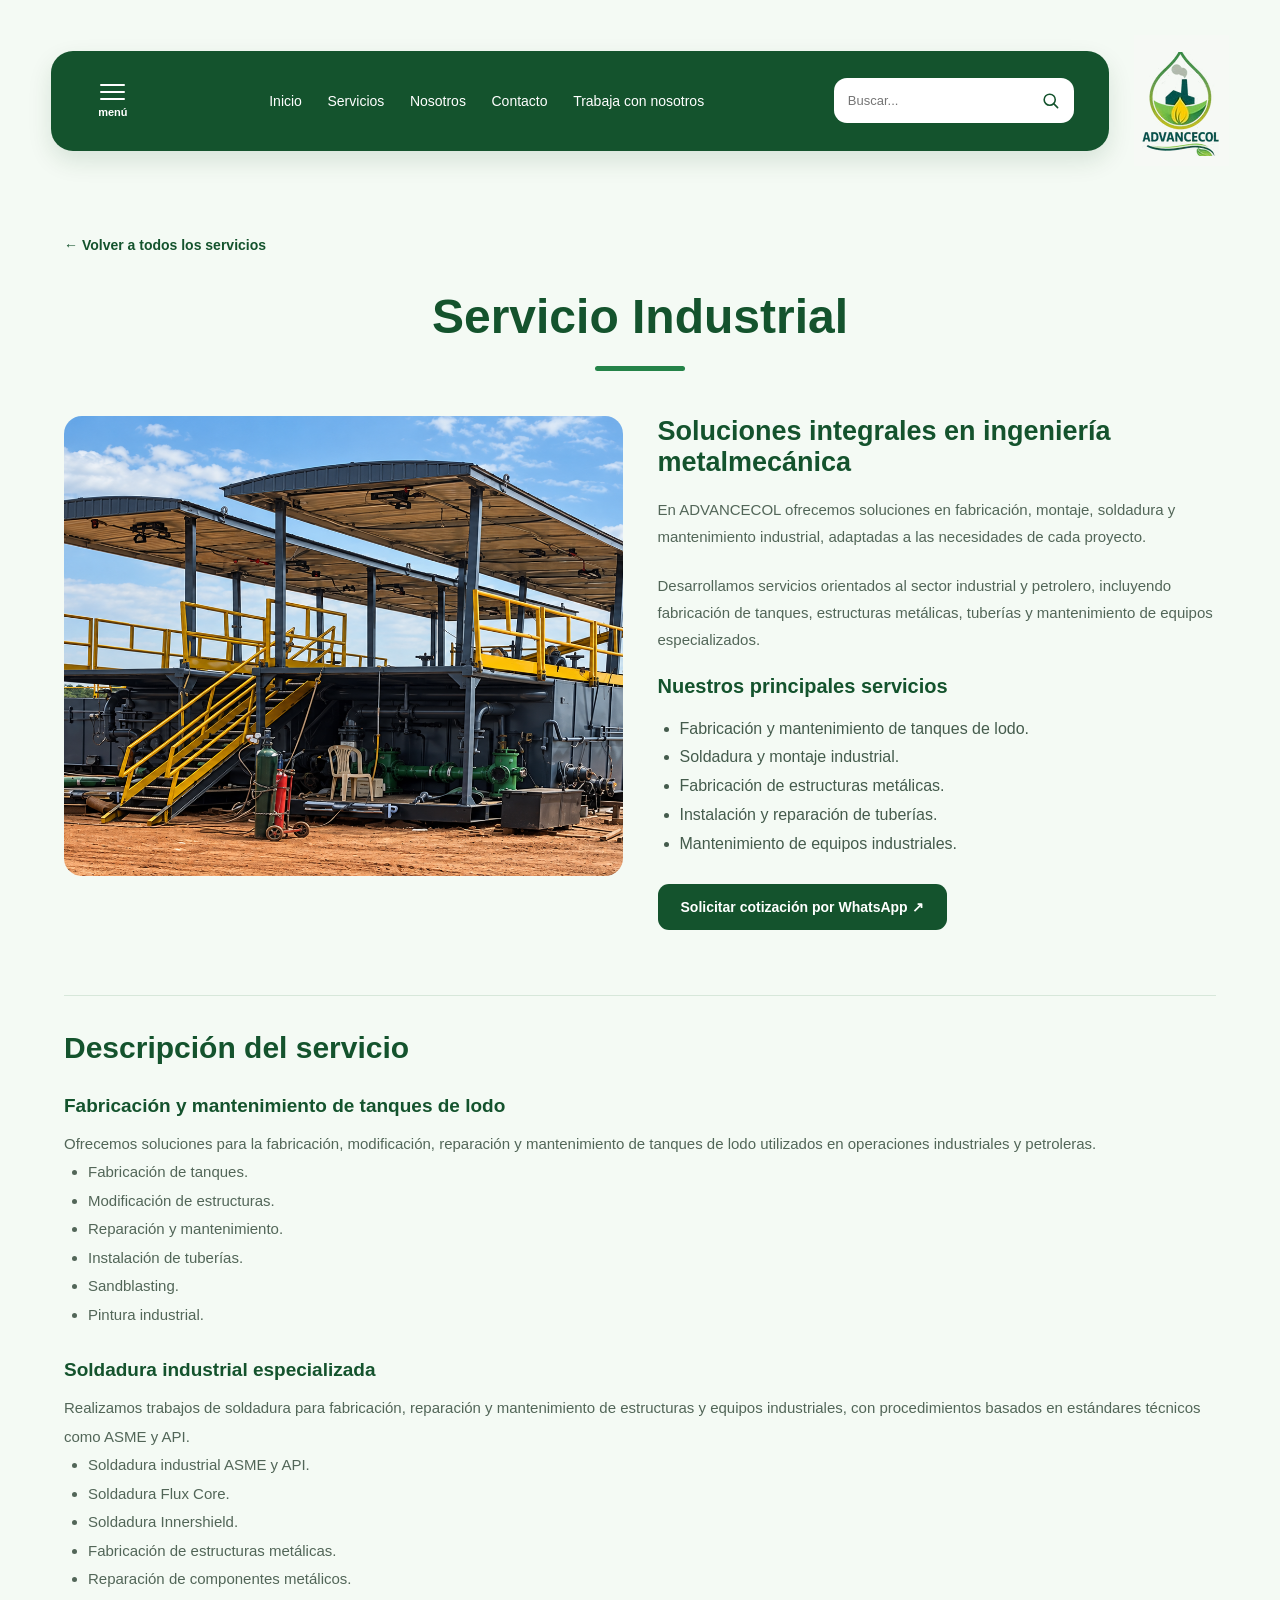
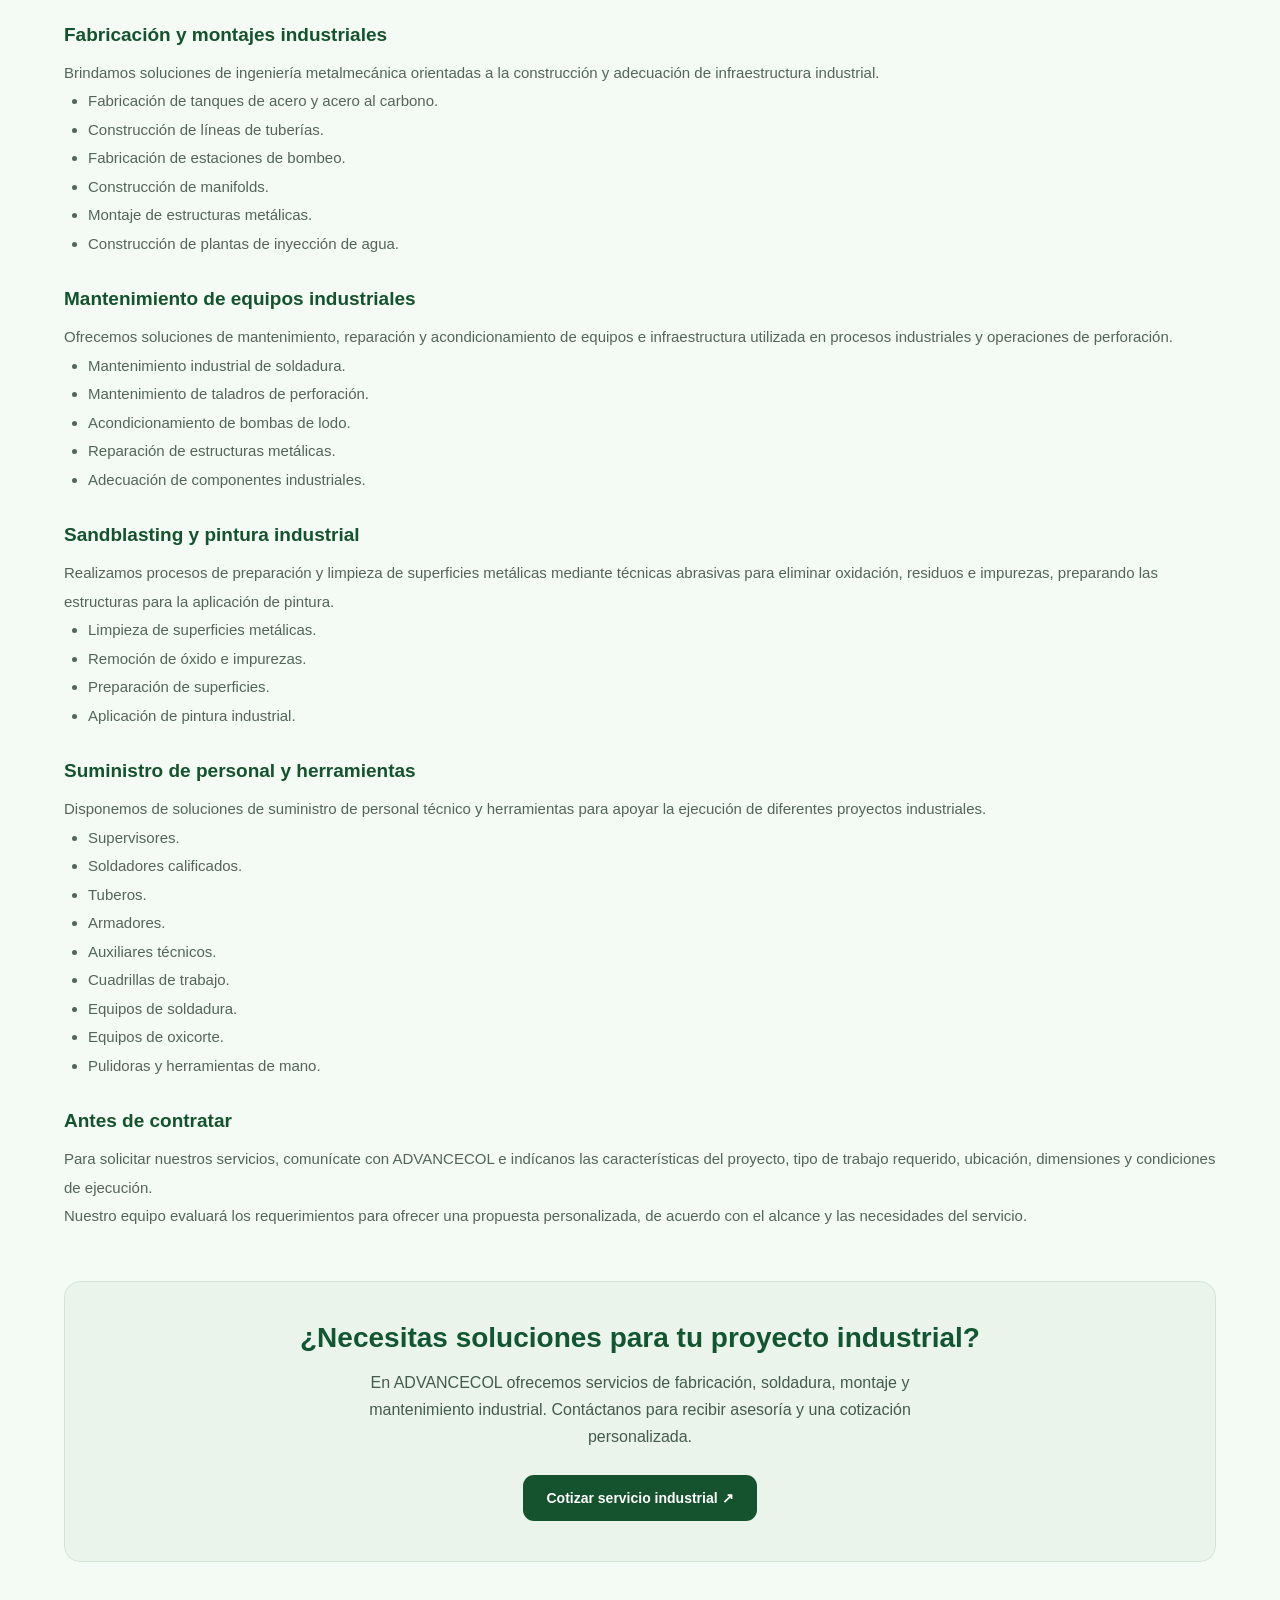
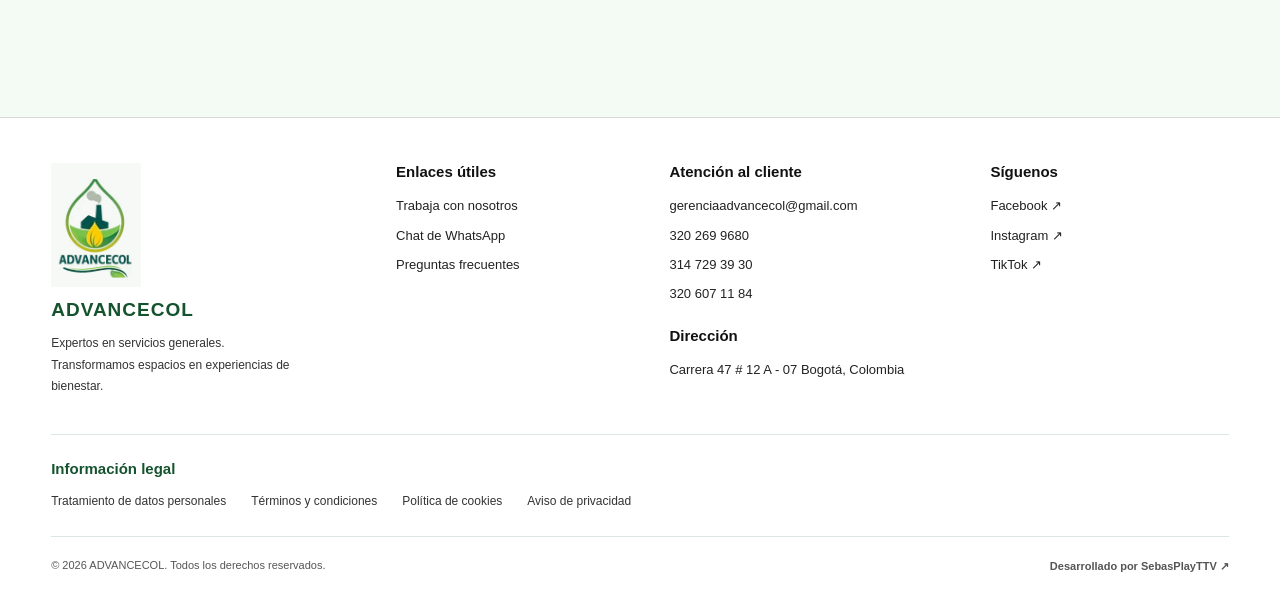
<file: servicios/servicioindustrial.html>
<!DOCTYPE html>
<html lang="es">

<head>
    <meta charset="UTF-8">
    <meta name="viewport" content="width=device-width, initial-scale=1.0">

    <title>Servicio industrial | ADVANCECOL</title>

    <link rel="icon" type="image/png" sizes="512x512" href="/assets/favicon.png">

    <!-- ESTILOS -->
    <link rel="stylesheet" href="../style.css">
    <link rel="stylesheet" href="servicios.css">
</head>

<body>

    <!-- ENCABEZADO CORPORATIVO -->
    <header class="encabezado">

        <nav class="barra-verde" aria-label="Navegación principal">

            <button class="boton-menu"
                    id="boton-menu"
                    type="button"
                    aria-label="Abrir menú"
                    aria-controls="menu-lateral"
                    aria-expanded="false">

                <span class="lineas-menu">
                    <span></span>
                    <span></span>
                    <span></span>
                </span>

                <span class="texto-menu">menú</span>
            </button>

            <!-- OPCIONES PRINCIPALES -->
        <div class="enlaces-nav">

            <a href="../index.html">Inicio</a>

            <a href="../servicios/servicios.html">Servicios</a>

            <a href="../nosotros/nosotros.html">Nosotros</a>

            <a href="../contacto/contacto.html#contacto">Contacto</a>

            <a href="../trabajaconnosotros/trabaja.html">Trabaja con nosotros</a>
        </div>

            <!-- BUSCADOR -->
            <form class="buscador" id="form-busqueda" role="search">

                <input type="search"
                       id="buscar"
                       placeholder="Buscar..."
                       aria-label="Buscar en ADVANCECOL">

                <button type="submit" aria-label="Buscar">
                    <svg viewBox="0 0 24 24" aria-hidden="true">
                        <circle cx="11" cy="11" r="7"></circle>
                        <path d="M16 16L21 21"></path>
                    </svg>
                </button>

            </form>

        </nav>

        <!-- LOGO -->
        <div class="contenedor-logo">
            <img
                src="../assets/Captura de pantalla 2026-10-09 194754.png"
                alt="Logo de ADVANCECOL"
                class="logo">
        </div>

    </header>

    <!-- FONDO DEL MENÚ -->
    <div class="fondo-menu" id="fondo-menu" hidden></div>

    <!-- MENÚ LATERAL -->
    <aside class="menu-lateral"
           id="menu-lateral"
           aria-label="Menú de navegación"
           aria-hidden="true"
           inert>

        <div class="menu-lateral-header">
            <h2>ADVANCECOL</h2>

            <button id="cerrar-menu"
                    type="button"
                    aria-label="Cerrar menú">
                &times;
            </button>
        </div>

           <!-- OPCIONES PRINCIPALES -->
    <div class="menu-principal">
        <a href="../index.html">Inicio</a>
        <a href="../servicios/servicios.html">Servicios</a>
        <a href="../nosotros/nosotros.html">Nosotros</a>
        <a href="../contacto/contacto.html">Contacto</a>
        <a href="../trabajaconnosotros/trabaja.html">Trabaja con nosotros</a>
    </div>

        <div class="menu-secundario">

            <a href="../index.html#trabaja">
                Trabaja con nosotros
            </a>

            <a href="https://wa.me/573202699680"
               target="_blank"
               rel="noopener noreferrer">
                Chat de WhatsApp
            </a>

            <h3>Atención al cliente</h3>

            <a href="mailto:gerenciaadvancecol@gmail.com">
                ✉ gerenciaadvancecol@gmail.com
            </a>

            <div class="datos-contacto">
                <span>Teléfonos</span>

                <a href="tel:+573202699680">
                    ☎ 320 269 9680
                </a>

                <a href="tel:+573147293930">
                    ☎ 314 729 39 30
                </a>

                <a href="tel:+573206071184">
                    ☎ 320 607 11 84
                </a>
            </div>

            <div class="direccion">
                <span>Dirección</span>
                <p>
                    Carrera 47 # 12 A - 07
                    Bogotá, Colombia
                </p>
            </div>

            <a href="../index.html#preguntas-frecuentes">
                Preguntas frecuentes
            </a>

            <div class="redes-sociales">

                <h3>Síguenos en nuestras redes</h3>

                <a href="https://www.facebook.com/profile.php?id=61576306651314"
                   target="_blank"
                   rel="noopener noreferrer"
                   class="red-social">
                    <span class="icono-red facebook">f</span>
                    <span>Facebook</span>
                </a>

                <a href="https://www.instagram.com/advancecol.s.a.s?igsh=ZHp5a3l6dzl0NjJs"
                   target="_blank"
                   rel="noopener noreferrer"
                   class="red-social">
                    <span class="icono-red instagram">◎</span>
                    <span>Instagram</span>
                </a>

                <a href="https://www.tiktok.com/@advancecol4"
                   target="_blank"
                   rel="noopener noreferrer"
                   class="red-social">
                    <span class="icono-red tiktok">♪</span>
                    <span>TikTok</span>
                </a>

            </div>
        </div>

        <div class="creditos-web">
            <span>Desarrollo web</span>

            <a href="https://github.com/sebasplayttv"
               target="_blank"
               rel="noopener noreferrer">
                Desarrollado por SebasPlayTTV ↗
            </a>
        </div>

    </aside>

    



<!-- SERVICIO INDUSTRIAL ADVANCECOL -->
<main class="pagina-detalle">

    <!-- VOLVER A SERVICIOS -->
    <a href="servicios.html" class="volver-servicios">
        ← Volver a todos los servicios
    </a>

    <!-- TÍTULO PRINCIPAL -->
    <div class="titulo-detalle">
        <h1>Servicio Industrial</h1>
        <div class="linea-detalle"></div>
    </div>

    <!-- PRESENTACIÓN DEL SERVICIO -->
    <section class="detalle-principal">

        <!-- IMAGEN -->
        <div class="detalle-imagen">
            <img
                src="../assets/servicioindustrial1.png"
                alt="Servicio Industrial ADVANCECOL"
            >
        </div>

        <!-- INFORMACIÓN PRINCIPAL -->
        <div class="detalle-informacion">

            <h2>
                Soluciones integrales en ingeniería metalmecánica
            </h2>

            <p>
                En ADVANCECOL ofrecemos soluciones en
                fabricación, montaje, soldadura y
                mantenimiento industrial, adaptadas a
                las necesidades de cada proyecto.
            </p>

            <p>
                Desarrollamos servicios orientados al
                sector industrial y petrolero, incluyendo
                fabricación de tanques, estructuras
                metálicas, tuberías y mantenimiento
                de equipos especializados.
            </p>

            <h3>Nuestros principales servicios</h3>

            <ul class="lista-resumen">
                <li>
                    Fabricación y mantenimiento de
                    tanques de lodo.
                </li>
                <li>
                    Soldadura y montaje industrial.
                </li>
                <li>
                    Fabricación de estructuras metálicas.
                </li>
                <li>
                    Instalación y reparación de tuberías.
                </li>
                <li>
                    Mantenimiento de equipos industriales.
                </li>
            </ul>

            <!-- BOTÓN WHATSAPP -->
            <a
                class="boton-whatsapp"
                href="https://wa.me/573202699680?text=Hola%20ADVANCECOL%2C%20quiero%20cotizar%20el%20servicio%20industrial."
                target="_blank"
                rel="noopener noreferrer"
            >
                Solicitar cotización por WhatsApp ↗
            </a>

        </div>
    </section>

    <!-- DESCRIPCIÓN DEL SERVICIO -->
    <section class="descripcion-detalle">

        <h2>Descripción del servicio</h2>

        <!-- FABRICACIÓN DE TANQUES -->
        <div class="bloque-descripcion">

            <h3>
                Fabricación y mantenimiento de tanques de lodo
            </h3>

            <p>
                Ofrecemos soluciones para la fabricación,
                modificación, reparación y mantenimiento
                de tanques de lodo utilizados en
                operaciones industriales y petroleras.
            </p>

            <ul>
                <li>Fabricación de tanques.</li>
                <li>Modificación de estructuras.</li>
                <li>Reparación y mantenimiento.</li>
                <li>Instalación de tuberías.</li>
                <li>Sandblasting.</li>
                <li>Pintura industrial.</li>
            </ul>

        </div>

        <!-- SOLDADURA INDUSTRIAL -->
        <div class="bloque-descripcion">

            <h3>Soldadura industrial especializada</h3>

            <p>
                Realizamos trabajos de soldadura para
                fabricación, reparación y mantenimiento
                de estructuras y equipos industriales,
                con procedimientos basados en estándares
                técnicos como ASME y API.
            </p>

            <ul>
                <li>Soldadura industrial ASME y API.</li>
                <li>Soldadura Flux Core.</li>
                <li>Soldadura Innershield.</li>
                <li>Fabricación de estructuras metálicas.</li>
                <li>Reparación de componentes metálicos.</li>
            </ul>

        </div>

        <!-- MONTAJES INDUSTRIALES -->
        <div class="bloque-descripcion">

            <h3>Fabricación y montajes industriales</h3>

            <p>
                Brindamos soluciones de ingeniería
                metalmecánica orientadas a la
                construcción y adecuación de
                infraestructura industrial.
            </p>

            <ul>
                <li>
                    Fabricación de tanques de acero
                    y acero al carbono.
                </li>
                <li>
                    Construcción de líneas de tuberías.
                </li>
                <li>
                    Fabricación de estaciones de bombeo.
                </li>
                <li>
                    Construcción de manifolds.
                </li>
                <li>
                    Montaje de estructuras metálicas.
                </li>
                <li>
                    Construcción de plantas de
                    inyección de agua.
                </li>
            </ul>

        </div>

        <!-- MANTENIMIENTO INDUSTRIAL -->
        <div class="bloque-descripcion">

            <h3>Mantenimiento de equipos industriales</h3>

            <p>
                Ofrecemos soluciones de mantenimiento,
                reparación y acondicionamiento de equipos
                e infraestructura utilizada en procesos
                industriales y operaciones de perforación.
            </p>

            <ul>
                <li>
                    Mantenimiento industrial de soldadura.
                </li>
                <li>
                    Mantenimiento de taladros
                    de perforación.
                </li>
                <li>
                    Acondicionamiento de bombas de lodo.
                </li>
                <li>
                    Reparación de estructuras metálicas.
                </li>
                <li>
                    Adecuación de componentes industriales.
                </li>
            </ul>

        </div>

        <!-- SANDBLASTING -->
        <div class="bloque-descripcion">

            <h3>Sandblasting y pintura industrial</h3>

            <p>
                Realizamos procesos de preparación y
                limpieza de superficies metálicas
                mediante técnicas abrasivas para
                eliminar oxidación, residuos e impurezas,
                preparando las estructuras para
                la aplicación de pintura.
            </p>

            <ul>
                <li>Limpieza de superficies metálicas.</li>
                <li>Remoción de óxido e impurezas.</li>
                <li>Preparación de superficies.</li>
                <li>Aplicación de pintura industrial.</li>
            </ul>

        </div>

        <!-- PERSONAL Y HERRAMIENTAS -->
        <div class="bloque-descripcion">

            <h3>Suministro de personal y herramientas</h3>

            <p>
                Disponemos de soluciones de suministro
                de personal técnico y herramientas
                para apoyar la ejecución de diferentes
                proyectos industriales.
            </p>

            <ul>
                <li>Supervisores.</li>
                <li>Soldadores calificados.</li>
                <li>Tuberos.</li>
                <li>Armadores.</li>
                <li>Auxiliares técnicos.</li>
                <li>Cuadrillas de trabajo.</li>
                <li>Equipos de soldadura.</li>
                <li>Equipos de oxicorte.</li>
                <li>Pulidoras y herramientas de mano.</li>
            </ul>

        </div>

        <!-- ANTES DE CONTRATAR -->
        <div class="bloque-descripcion">

            <h3>Antes de contratar</h3>

            <p>
                Para solicitar nuestros servicios,
                comunícate con ADVANCECOL e indícanos
                las características del proyecto,
                tipo de trabajo requerido, ubicación,
                dimensiones y condiciones de ejecución.
            </p>

            <p>
                Nuestro equipo evaluará los
                requerimientos para ofrecer una
                propuesta personalizada, de acuerdo
                con el alcance y las necesidades
                del servicio.
            </p>

        </div>

    </section>

    <!-- COTIZACIÓN FINAL -->
    <section class="ventanas-cotizacion">

        <h2>
            ¿Necesitas soluciones para tu proyecto industrial?
        </h2>

        <p>
            En ADVANCECOL ofrecemos servicios de
            fabricación, soldadura, montaje y
            mantenimiento industrial.
            Contáctanos para recibir asesoría
            y una cotización personalizada.
        </p>

        <a
            href="https://wa.me/573202699680?text=Hola%20ADVANCECOL%2C%20necesito%20una%20cotizaci%C3%B3n%20para%20un%20proyecto%20industrial."
            class="boton-whatsapp"
            target="_blank"
            rel="noopener noreferrer"
        >
            Cotizar servicio industrial ↗
        </a>

    </section>

</main>





    <!-- FOOTER CORPORATIVO -->
    <footer class="footer-advancecol">

        <div class="footer-contenedor">

            <div class="footer-columna footer-marca">

                <img
                    src="../assets/Captura de pantalla 2026-10-09 194754.png"
                    alt="Logo de ADVANCECOL"
                    class="footer-logo">

                <h3>ADVANCECOL</h3>

                <p>
                    Expertos en servicios generales.
                    Transformamos espacios en
                    experiencias de bienestar.
                </p>

            </div>

            <div class="footer-columna">

                <h3>Enlaces útiles</h3>

                <a href="../index.html#trabaja">
                    Trabaja con nosotros
                </a>

                <a href="https://wa.me/573202699680"
                   target="_blank"
                   rel="noopener noreferrer">
                    Chat de WhatsApp
                </a>

                <a href="../index.html#preguntas-frecuentes">
                    Preguntas frecuentes
                </a>

            </div>

            <div class="footer-columna">

                <h3>Atención al cliente</h3>

                <a href="mailto:gerenciaadvancecol@gmail.com">
                    gerenciaadvancecol@gmail.com
                </a>

                <a href="tel:+573202699680">
                    320 269 9680
                </a>

                <a href="tel:+573147293930">
                    314 729 39 30
                </a>

                <a href="tel:+573206071184">
                    320 607 11 84
                </a>

                <h3 class="footer-subtitulo">Dirección</h3>

                <p>
                    Carrera 47 # 12 A - 07
                    Bogotá, Colombia
                </p>

            </div>

            <div class="footer-columna">

                <h3>Síguenos</h3>

                <a href="https://www.facebook.com/profile.php?id=61576306651314"
                   target="_blank"
                   rel="noopener noreferrer">
                    Facebook ↗
                </a>

                <a href="https://www.instagram.com/advancecol.s.a.s?igsh=ZHp5a3l6dzl0NjJs"
                   target="_blank"
                   rel="noopener noreferrer">
                    Instagram ↗
                </a>

                <a href="https://www.tiktok.com/@advancecol4"
                   target="_blank"
                   rel="noopener noreferrer">
                    TikTok ↗
                </a>

            </div>

        </div>

        <!-- INFORMACIÓN LEGAL -->
        <div class="footer-legal">

            <h3>Información legal</h3>

            <div class="footer-enlaces-legales">

                <a href="../politica-datos.html">
                    Tratamiento de datos personales
                </a>

                <a href="../terminos.html">
                    Términos y condiciones
                </a>

                <a href="../cookies.html">
                    Política de cookies
                </a>

                <a href="../privacidad.html">
                    Aviso de privacidad
                </a>

            </div>

        </div>

        <div class="footer-inferior">

            <p>
                &copy; <span id="anio-actual"></span>
                ADVANCECOL. Todos los derechos reservados.
            </p>

            <a href="https://github.com/sebasplayttv"
               target="_blank"
               rel="noopener noreferrer">
                Desarrollado por SebasPlayTTV ↗
            </a>

        </div>

    </footer>

    <!-- JAVASCRIPT -->
    <script src="../script.js"></script>

    <script>
        const anio = document.getElementById("anio-actual");

        if (anio) {
            anio.textContent = new Date().getFullYear();
        }
    </script>

</body>
</html>
</file>
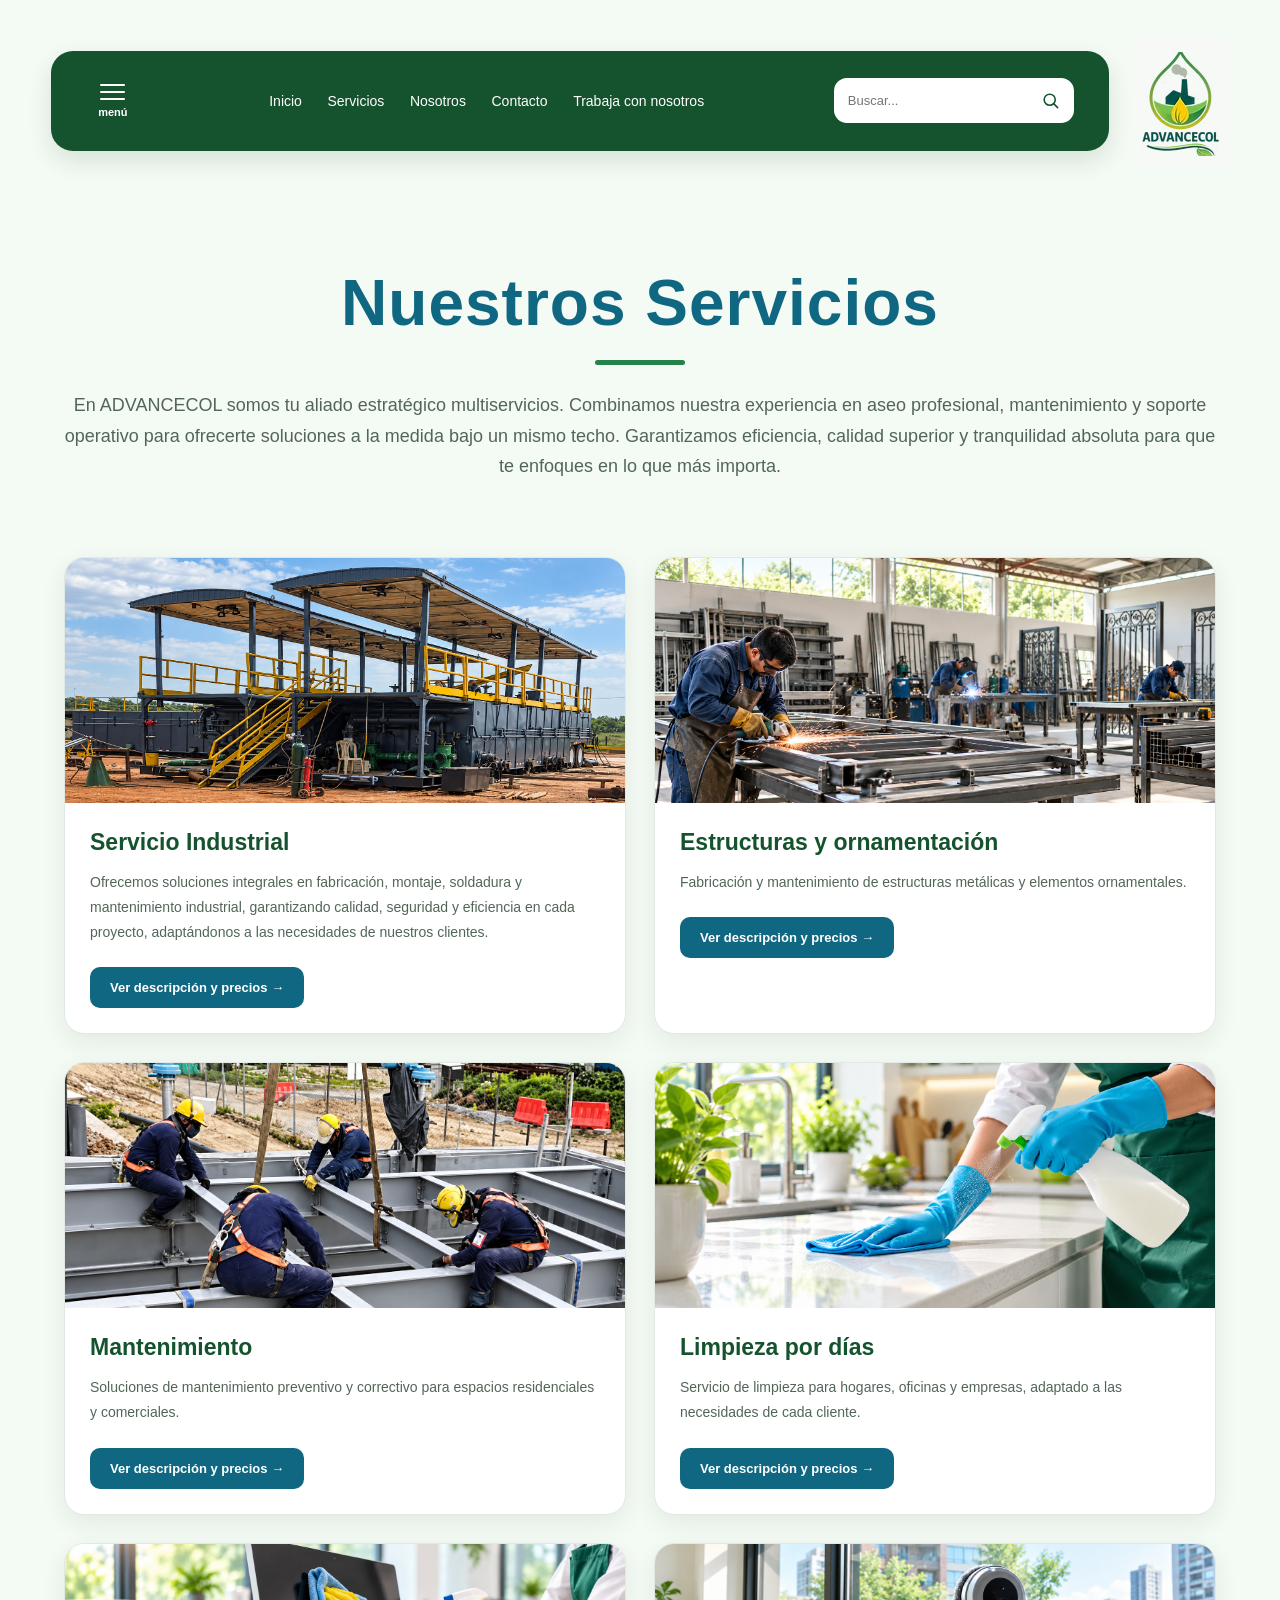
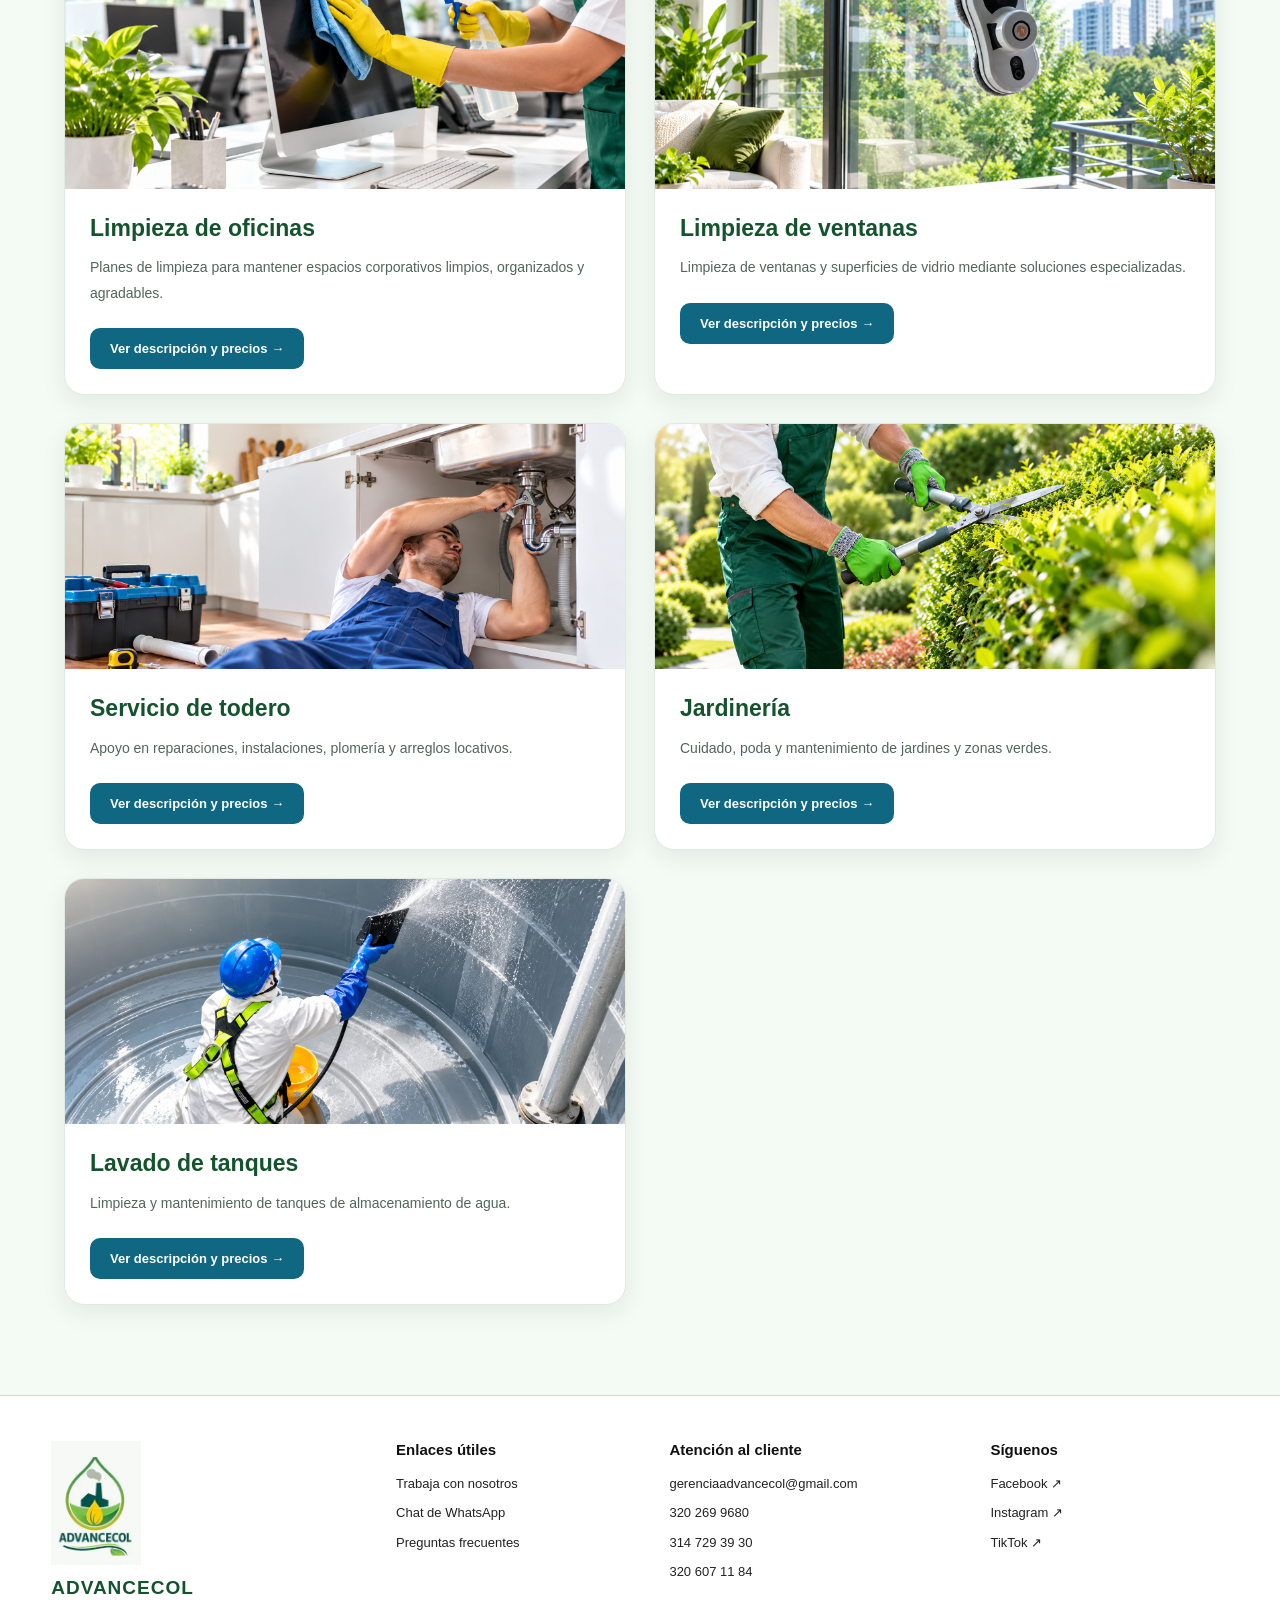
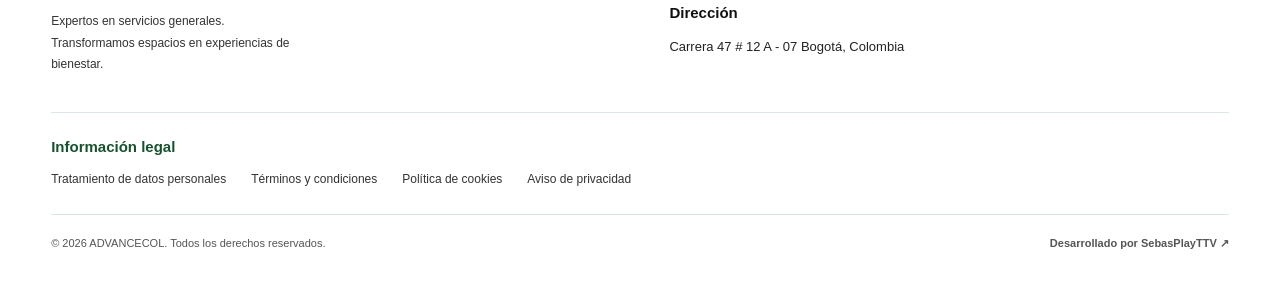
<file: servicios/servicios.html>
<!DOCTYPE html>
<html lang="es">

<head>
    <meta charset="UTF-8">

    <meta name="viewport"
          content="width=device-width, initial-scale=1.0">

    <meta name="description"
          content="Conoce todos los servicios de ADVANCECOL">

    <title>Nuestros Servicios | ADVANCECOL</title>

    <link rel="icon" type="image/png" sizes="512x512" href="/assets/favicon.png">

    <!-- ESTILOS GENERALES -->
    <link rel="stylesheet" href="../style.css">

    <!-- ESTILOS DE SERVICIOS -->
    <link rel="stylesheet" href="servicios.css">

</head>

<body>


<!-- ENCABEZADO -->
<header class="encabezado">

    <!-- BARRA VERDE -->
    <nav class="barra-verde" aria-label="Navegación principal">

        <!-- BOTÓN MENÚ -->
        <button class="boton-menu"
                id="boton-menu"
                type="button"
                aria-label="Abrir menú"
                aria-controls="menu-lateral"
                aria-expanded="false">

            <span class="lineas-menu">
                <span></span>
                <span></span>
                <span></span>
            </span>

            <span class="texto-menu">menú</span>

        </button>

        <!-- OPCIONES PRINCIPALES -->
        <div class="enlaces-nav">

            <a href="../index.html">Inicio</a>

            <a href="../servicios/servicios.html">Servicios</a>

            <a href="../nosotros/nosotros.html">Nosotros</a>

            <a href="../contacto/contacto.html#contacto">Contacto</a>

            <a href="../trabajaconnosotros/trabaja.html">Trabaja con nosotros</a>
        </div>

        <!-- BUSCADOR -->
        <form class="buscador" id="form-busqueda" role="search">

            <input
                type="search"
                id="buscar"
                placeholder="Buscar..."
                aria-label="Buscar en ADVANCECOL"
            >

            <button type="submit" aria-label="Buscar">
                <svg viewBox="0 0 24 24" aria-hidden="true">
                    <circle cx="11" cy="11" r="7"></circle>
                    <path d="M16 16L21 21"></path>
                </svg>
            </button>

        </form>

    </nav>

    <!-- LOGO ORIGINAL FUERA DE LA BARRA -->
    <div class="contenedor-logo">

        <img
            src="../assets/Captura de pantalla 2026-10-09 194754.png"
            alt="Logo de Advancecol"
            class="logo"
        >

    </div>

</header>

<!-- FONDO OSCURO DEL MENÚ LATERAL -->
<div class="fondo-menu" id="fondo-menu" hidden></div>

<!-- MENÚ LATERAL DESPLEGABLE -->

<!-- MENÚ LATERAL -->
<aside class="menu-lateral"
       id="menu-lateral"
       aria-label="Menú de navegación"
       aria-hidden="true"
       inert>

    <!-- ENCABEZADO DEL MENÚ -->
    <div class="menu-lateral-header">
        <h2>ADVANCECOL</h2>

        <button id="cerrar-menu"
                type="button"
                aria-label="Cerrar menú">
            &times;
        </button>
    </div>

    
     <!-- OPCIONES PRINCIPALES -->
    <div class="menu-principal">
        <a href="../index.html">Inicio</a>
        <a href="../servicios/servicios.html">Servicios</a>
        <a href="../nosotros/nosotros.html">Nosotros</a>
        <a href="../contacto/contacto.html">Contacto</a>
        <a href="../trabajaconnosotros/trabaja.html">Trabaja con nosotros</a>
    </div>


    <!-- INFORMACIÓN COMPLEMENTARIA -->
    <div class="menu-secundario">

        <a href="#trabaja">
            Trabaja con nosotros
        </a>

        <a href="https://wa.me/573202699680"
           target="_blank"
           rel="noopener noreferrer">
            Chat de WhatsApp
        </a>

        <h3>Atención al cliente</h3>

        <a href="mailto:gerenciaadvancecol@gmail.com">
            ✉ gerenciaadvancecol@gmail.com
        </a>

        <div class="datos-contacto">
            <span>Teléfonos</span>

            <a href="tel:+573202699680">
                ☎ 320 269 9680
            </a>

            <a href="tel:+573147293930">
                ☎ 314 729 39 30
            </a>

            <a href="tel:+573206071184">
                ☎ 320 607 11 84
            </a>
        </div>

        <div class="direccion">
            <span>Dirección</span>
            <p>
                Carrera 47 # 12 A - 07<br>
                Bogotá, Colombia
            </p>
        </div>

        <a href="#preguntas-frecuentes">
            Preguntas frecuentes
        </a>

        
<!-- REDES SOCIALES ADVANCECOL -->
<div class="redes-sociales">

    <h3>Síguenos en nuestras redes</h3>

    <a href="https://www.facebook.com/profile.php?id=61576306651314"
       target="_blank"
       rel="noopener noreferrer"
       class="red-social">
        <span class="icono-red facebook">f</span>
        <span>Facebook</span>
    </a>

    <a href="https://www.instagram.com/advancecol.s.a.s?igsh=ZHp5a3l6dzl0NjJs"
       target="_blank"
       rel="noopener noreferrer"
       class="red-social">
        <span class="icono-red instagram">◎</span>
        <span>Instagram</span>
    </a>

    <a href="https://www.tiktok.com/@advancecol4"
       target="_blank"
       rel="noopener noreferrer"
       class="red-social">
        <span class="icono-red tiktok">♪</span>
        <span>TikTok</span>
    </a>

</div>


    </div>

    
<!-- CRÉDITOS DEL DESARROLLADOR -->
<div class="creditos-web">
    <span>Desarrollo web</span>

    <a href="https://github.com/sebasplayttv"
       id="enlace-creador"
       target="_blank"
       rel="noopener noreferrer">
        Desarrollado por SebasPlayTTV ↗
    </a>
</div>


</aside>


<!-- CONTENIDO DE LA PÁGINA SERVICIOS -->

<main>

    <section class="presentacion-servicios">

        <h1>Nuestros Servicios</h1>

        <div class="linea-servicios"></div>

        <p>
            En ADVANCECOL somos tu aliado estratégico multiservicios. 
            Combinamos nuestra experiencia en aseo profesional, mantenimiento y soporte operativo para ofrecerte soluciones a la medida bajo un mismo techo. 
            Garantizamos eficiencia, calidad superior y tranquilidad absoluta para que te enfoques en lo que más importa.
        </p>

    </section>

    
<!-- =====================================
     CATÁLOGO DE SERVICIOS ADVANCECOL
===================================== -->

<section class="catalogo-servicios" id="catalogo">

    <div class="grid-servicios">

        <!-- SERVICIO 1 -->
        <article class="tarjeta-servicio">

            <img
                src="../assets/servicioindustrial1.png"
                alt="Servicio industrial"
                loading="lazy"
            >

            <div class="tarjeta-contenido">

                <h2>Servicio Industrial</h2>

                <p>
                    Ofrecemos soluciones integrales en fabricación, 
                    montaje, soldadura y mantenimiento industrial, 
                    garantizando calidad, seguridad y eficiencia en cada proyecto, 
                    adaptándonos a las necesidades de nuestros clientes.
                </p>

                <a href="servicioindustrial.html"
                   class="btn-ver-servicio">
                    Ver descripción y precios →
                </a>

            </div>

        </article>

        <!-- SERVICIO 9 -->
        <article class="tarjeta-servicio">

            <img
                src="../assets/estructuras.png"
                alt="Estructuras y ornamentación"
                loading="lazy"
            >

            <div class="tarjeta-contenido">

                <h2>Estructuras y ornamentación</h2>

                <p>
                    Fabricación y mantenimiento
                    de estructuras metálicas y
                    elementos ornamentales.
                </p>

                <a href="ornamentacion.html"
                   class="btn-ver-servicio">
                    Ver descripción y precios →
                </a>

            </div>

        </article>

        <!-- SERVICIO 5 -->
        <article class="tarjeta-servicio">

            <img
                src="../assets/mantenimiento1.png"
                alt="Mantenimiento general"
                loading="lazy"
            >

            <div class="tarjeta-contenido">

                <h2>Mantenimiento</h2>

                <p>
                    Soluciones de mantenimiento
                    preventivo y correctivo para
                    espacios residenciales y comerciales.
                </p>

                <a href="mantenimiento.html"
                   class="btn-ver-servicio">
                    Ver descripción y precios →
                </a>

            </div>

        </article>

        <!-- SERVICIO 2 -->
        <article class="tarjeta-servicio">

            <img
                src="../assets/limpieza-hogares.png"
                alt="Limpieza para hogares y empresas"
                loading="lazy"
            >

            <div class="tarjeta-contenido">

                <h2>Limpieza por días</h2>

                <p>
                    Servicio de limpieza para hogares,
                    oficinas y empresas, adaptado a
                    las necesidades de cada cliente.
                </p>

                <a href="limpieza-dias.html"
                   class="btn-ver-servicio">
                    Ver descripción y precios →
                </a>

            </div>

        </article>

        <!-- SERVICIO 3 -->
        <article class="tarjeta-servicio">

            <img
                src="../assets/limpieza-oficinas.png"
                alt="Limpieza de oficinas"
                loading="lazy"
            >

            <div class="tarjeta-contenido">

                <h2>Limpieza de oficinas</h2>

                <p>
                    Planes de limpieza para mantener
                    espacios corporativos limpios,
                    organizados y agradables.
                </p>

                <a href="limpieza-oficinas.html"
                   class="btn-ver-servicio">
                    Ver descripción y precios →
                </a>

            </div>

        </article>

        <!-- SERVICIO 4 -->
        <article class="tarjeta-servicio">

            <img
                src="../assets/limpieza-ventanas.png"
                alt="Limpieza de ventanas"
                loading="lazy"
            >

            <div class="tarjeta-contenido">

                <h2>Limpieza de ventanas</h2>

                <p>
                    Limpieza de ventanas y superficies
                    de vidrio mediante soluciones
                    especializadas.
                </p>

                <a href="limpieza-ventanas.html"
                   class="btn-ver-servicio">
                    Ver descripción y precios →
                </a>

            </div>

        </article>

        

        <!-- SERVICIO 6 -->
        <article class="tarjeta-servicio">

            <img
                src="../assets/todero.png"
                alt="Servicio de todero"
                loading="lazy"
            >

            <div class="tarjeta-contenido">

                <h2>Servicio de todero</h2>

                <p>
                    Apoyo en reparaciones,
                    instalaciones, plomería
                    y arreglos locativos.
                </p>

                <a href="todero.html"
                   class="btn-ver-servicio">
                    Ver descripción y precios →
                </a>

            </div>

        </article>

        <!-- SERVICIO 7 -->
        <article class="tarjeta-servicio">

            <img
                src="../assets/jardineria.png"
                alt="Servicio de jardinería"
                loading="lazy"
            >

            <div class="tarjeta-contenido">

                <h2>Jardinería</h2>

                <p>
                    Cuidado, poda y mantenimiento
                    de jardines y zonas verdes.
                </p>

                <a href="jardineria.html"
                   class="btn-ver-servicio">
                    Ver descripción y precios →
                </a>

            </div>

        </article>

        <!-- SERVICIO 8 -->
        <article class="tarjeta-servicio">

            <img
                src="../assets/lavado-tanques.png"
                alt="Lavado de tanques"
                loading="lazy"
            >

            <div class="tarjeta-contenido">

                <h2>Lavado de tanques</h2>

                <p>
                    Limpieza y mantenimiento de
                    tanques de almacenamiento
                    de agua.
                </p>

                <a href="lavado-tanques.html"
                   class="btn-ver-servicio">
                    Ver descripción y precios →
                </a>

            </div>

        </article>

        

    </div>

</section>

<!-- =====================================
     FOOTER CORPORATIVO ADVANCECOL
===================================== -->

<footer class="footer-advancecol">

    <div class="footer-contenedor">

        <!-- EMPRESA -->
        <div class="footer-columna footer-marca">

            <img
                src="../assets/Captura de pantalla 2026-10-09 194754.png"
                alt="Logo de Advancecol"
                class="footer-logo"
            >

            <h3>ADVANCECOL</h3>

            <p>
                Expertos en servicios generales.
                Transformamos espacios en
                experiencias de bienestar.
            </p>

        </div>

        <!-- ENLACES -->
        <div class="footer-columna">

            <h3>Enlaces útiles</h3>

            <a href="#trabaja">
                Trabaja con nosotros
            </a>

            <a href="https://wa.me/573202699680"
               target="_blank"
               rel="noopener noreferrer">
                Chat de WhatsApp
            </a>

            <a href="#preguntas-frecuentes">
                Preguntas frecuentes
            </a>

        </div>

        <!-- CONTACTO -->
        <div class="footer-columna">

            <h3>Atención al cliente</h3>

            <a href="mailto:gerenciaadvancecol@gmail.com">
                gerenciaadvancecol@gmail.com
            </a>

            <a href="tel:+573202699680">
                320 269 9680
            </a>

            <a href="tel:+573147293930">
                314 729 39 30
            </a>

            <a href="tel:+573206071184">
                320 607 11 84
            </a>

            <h3 class="footer-subtitulo">Dirección</h3>

            <p>
                Carrera 47 # 12 A - 07
                Bogotá, Colombia
            </p>

        </div>

        <!-- REDES SOCIALES -->
        <div class="footer-columna">

            <h3>Síguenos</h3>

            <a
                href="https://www.facebook.com/profile.php?id=61576306651314"
                target="_blank"
                rel="noopener noreferrer">
                Facebook ↗
            </a>

            <a
                href="https://www.instagram.com/advancecol.s.a.s?igsh=ZHp5a3l6dzl0NjJs"
                target="_blank"
                rel="noopener noreferrer">
                Instagram ↗
            </a>

            <a
                href="https://www.tiktok.com/@advancecol4"
                target="_blank"
                rel="noopener noreferrer">
                TikTok ↗
            </a>

        </div>

    </div>

    <!-- INFORMACIÓN LEGAL -->
    <div class="footer-legal">

        <h3>Información legal</h3>

        <div class="footer-enlaces-legales">

            <a href="politica-datos.html">
                Tratamiento de datos personales
            </a>

            <a href="terminos.html">
                Términos y condiciones
            </a>

            <a href="cookies.html">
                Política de cookies
            </a>

            <a href="privacidad.html">
                Aviso de privacidad
            </a>

        </div>

    </div>

    <!-- DERECHOS Y CRÉDITOS -->
    <div class="footer-inferior">

        <p>
            &copy; <span id="anio-actual"></span>
            ADVANCECOL. Todos los derechos reservados.
        </p>

        <a href="https://github.com/sebasplayttv"
           target="_blank"
           rel="noopener noreferrer">
            Desarrollado por SebasPlayTTV ↗
        </a>

    </div>

</footer>


</main>

<!-- JAVASCRIPT DEL ENCABEZADO Y MENÚ -->
<script src="../script.js"></script>

</body>
</html>
</file>
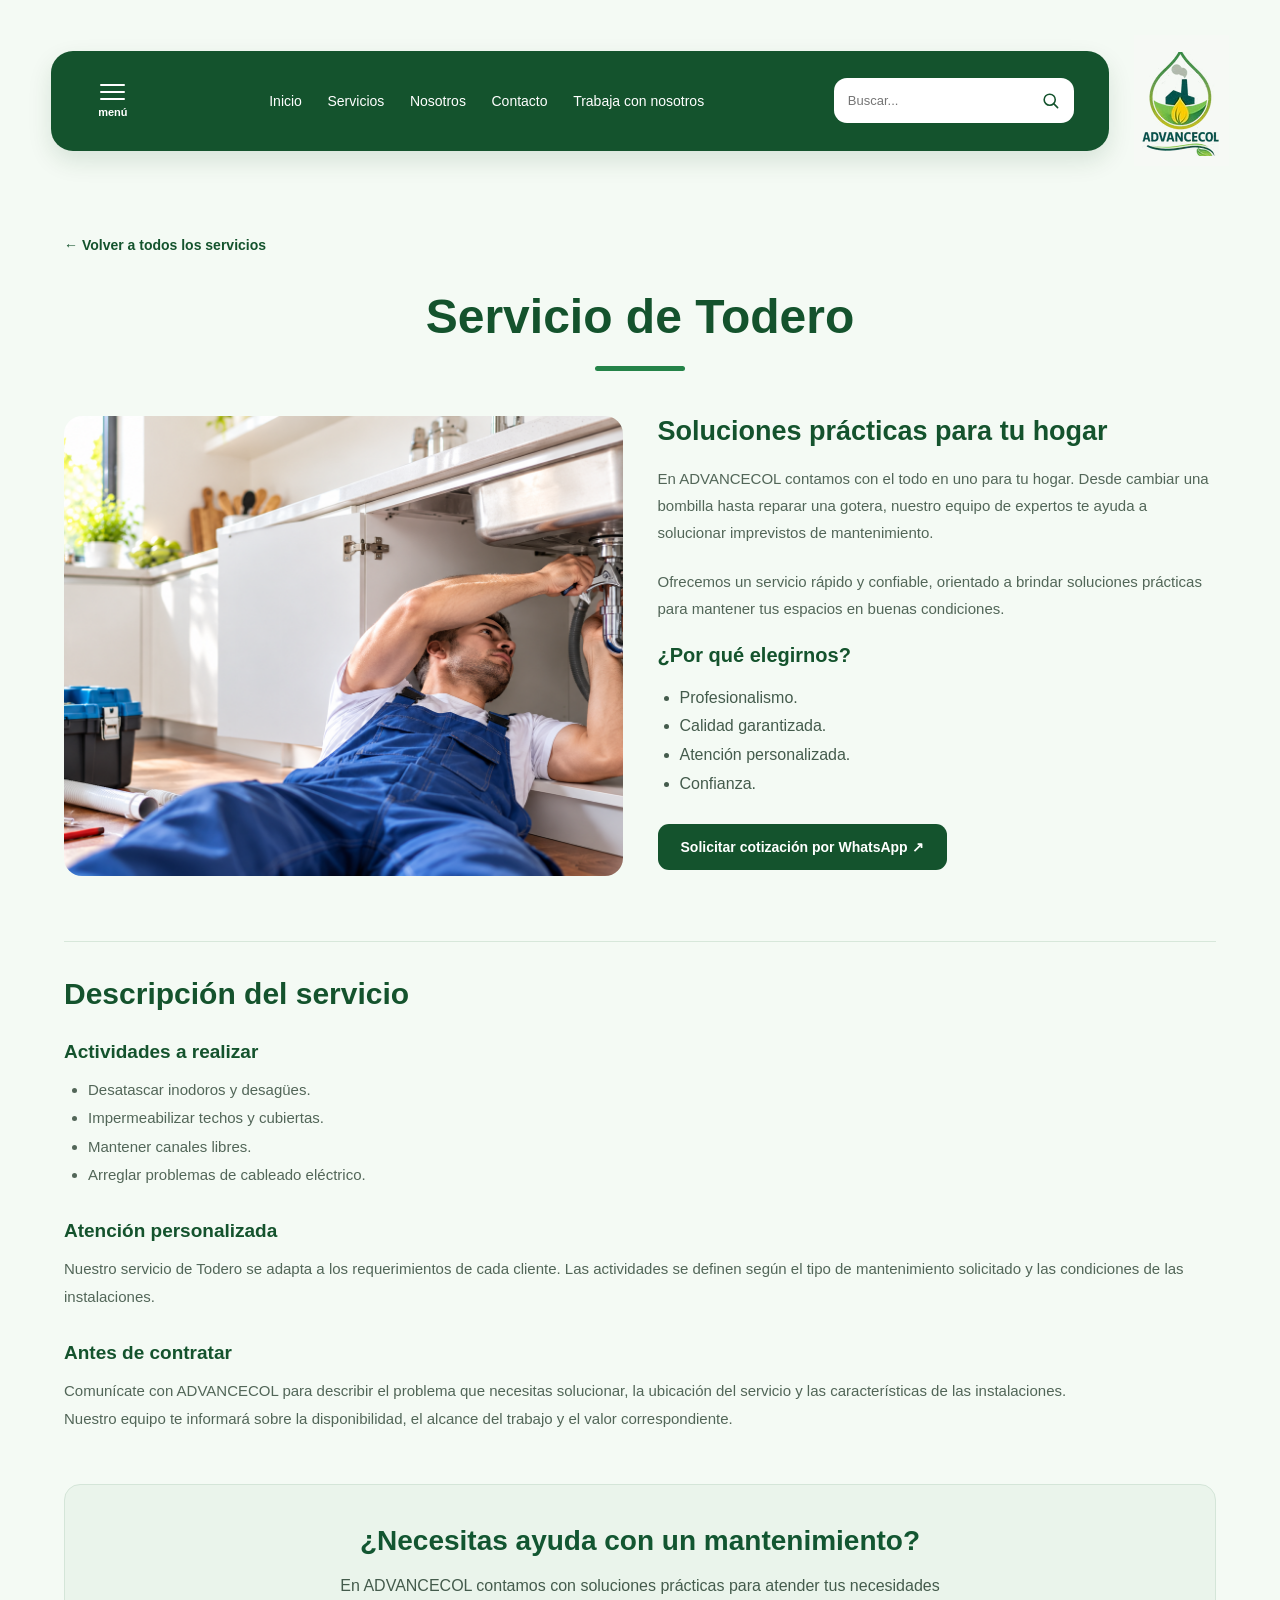
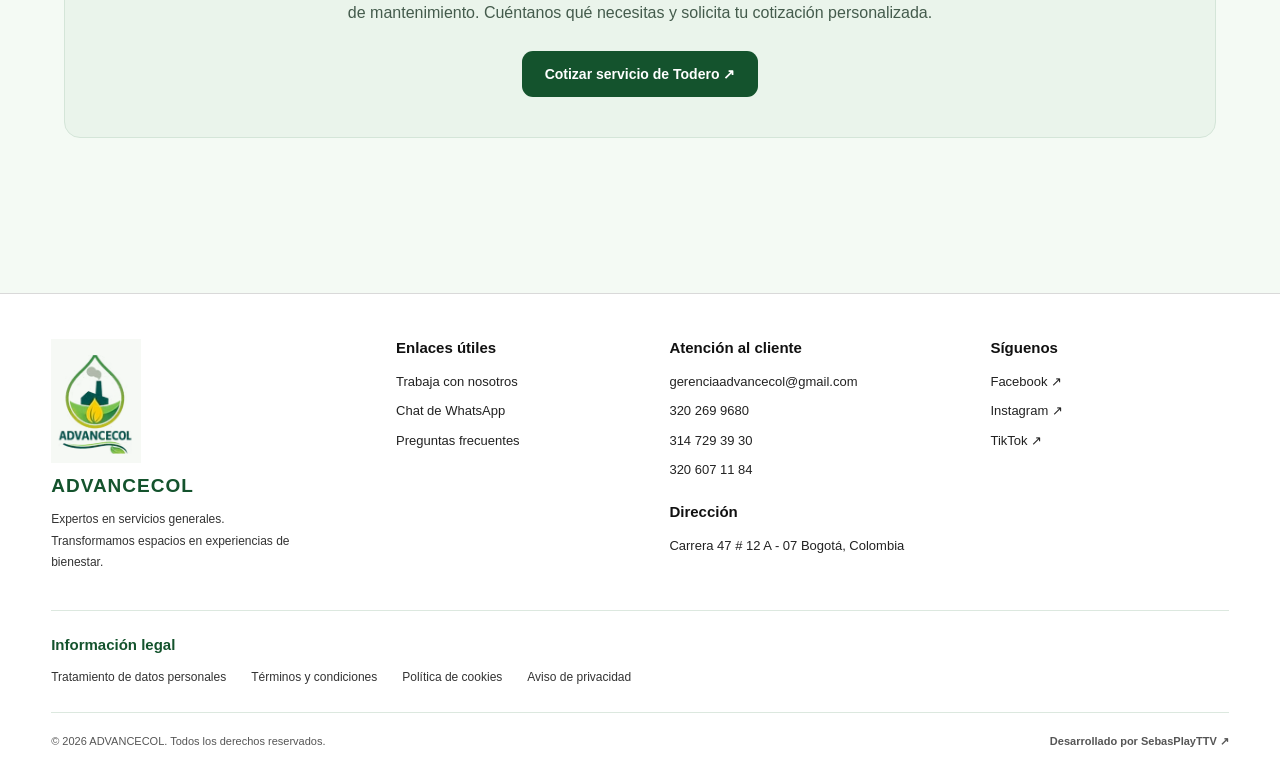
<file: servicios/todero.html>
<!DOCTYPE html>
<html lang="es">

<head>
    <meta charset="UTF-8">
    <meta name="viewport" content="width=device-width, initial-scale=1.0">

    <title>Servicio de Todeo | ADVANCECOL</title>

    <!-- ESTILOS -->
    <link rel="stylesheet" href="../style.css">
    <link rel="stylesheet" href="servicios.css">
</head>

<body>

    <!-- ENCABEZADO CORPORATIVO -->
    <header class="encabezado">

        <nav class="barra-verde" aria-label="Navegación principal">

            <button class="boton-menu"
                    id="boton-menu"
                    type="button"
                    aria-label="Abrir menú"
                    aria-controls="menu-lateral"
                    aria-expanded="false">

                <span class="lineas-menu">
                    <span></span>
                    <span></span>
                    <span></span>
                </span>

                <span class="texto-menu">menú</span>
            </button>

            <!-- OPCIONES PRINCIPALES -->
        <div class="enlaces-nav">

            <a href="../index.html">Inicio</a>

            <a href="../servicios/servicios.html">Servicios</a>

            <a href="../nosotros/nosotros.html">Nosotros</a>

            <a href="../contacto/contacto.html#contacto">Contacto</a>

            <a href="../trabajaconnosotros/trabaja.html">Trabaja con nosotros</a>

        </div>

            <!-- BUSCADOR -->
            <form class="buscador" id="form-busqueda" role="search">

                <input type="search"
                       id="buscar"
                       placeholder="Buscar..."
                       aria-label="Buscar en ADVANCECOL">

                <button type="submit" aria-label="Buscar">
                    <svg viewBox="0 0 24 24" aria-hidden="true">
                        <circle cx="11" cy="11" r="7"></circle>
                        <path d="M16 16L21 21"></path>
                    </svg>
                </button>

            </form>

        </nav>

        <!-- LOGO -->
        <div class="contenedor-logo">
            <img
                src="../assets/Captura de pantalla 2026-10-09 194754.png"
                alt="Logo de ADVANCECOL"
                class="logo">
        </div>

    </header>

    <!-- FONDO DEL MENÚ -->
    <div class="fondo-menu" id="fondo-menu" hidden></div>

    <!-- MENÚ LATERAL -->
    <aside class="menu-lateral"
           id="menu-lateral"
           aria-label="Menú de navegación"
           aria-hidden="true"
           inert>

        <div class="menu-lateral-header">
            <h2>ADVANCECOL</h2>

            <button id="cerrar-menu"
                    type="button"
                    aria-label="Cerrar menú">
                &times;
            </button>
        </div>

        <!-- OPCIONES PRINCIPALES -->
    <div class="menu-principal">
        <a href="../index.html">Inicio</a>
        <a href="../servicios/servicios.html">Servicios</a>
        <a href="../nosotros/nosotros.html">Nosotros</a>
        <a href="../contacto/contacto.html">Contacto</a>
        <a href="../trabajaconnosotros/trabaja.html">Trabaja con nosotros</a>
    </div>

        <div class="menu-secundario">

            <a href="../index.html#trabaja">
                Trabaja con nosotros
            </a>

            <a href="https://wa.me/573202699680"
               target="_blank"
               rel="noopener noreferrer">
                Chat de WhatsApp
            </a>

            <h3>Atención al cliente</h3>

            <a href="mailto:gerenciaadvancecol@gmail.com">
                ✉ gerenciaadvancecol@gmail.com
            </a>

            <div class="datos-contacto">
                <span>Teléfonos</span>

                <a href="tel:+573202699680">
                    ☎ 320 269 9680
                </a>

                <a href="tel:+573147293930">
                    ☎ 314 729 39 30
                </a>

                <a href="tel:+573206071184">
                    ☎ 320 607 11 84
                </a>
            </div>

            <div class="direccion">
                <span>Dirección</span>
                <p>
                    Carrera 47 # 12 A - 07
                    Bogotá, Colombia
                </p>
            </div>

            <a href="../index.html#preguntas-frecuentes">
                Preguntas frecuentes
            </a>

            <div class="redes-sociales">

                <h3>Síguenos en nuestras redes</h3>

                <a href="https://www.facebook.com/profile.php?id=61576306651314"
                   target="_blank"
                   rel="noopener noreferrer"
                   class="red-social">
                    <span class="icono-red facebook">f</span>
                    <span>Facebook</span>
                </a>

                <a href="https://www.instagram.com/advancecol.s.a.s?igsh=ZHp5a3l6dzl0NjJs"
                   target="_blank"
                   rel="noopener noreferrer"
                   class="red-social">
                    <span class="icono-red instagram">◎</span>
                    <span>Instagram</span>
                </a>

                <a href="https://www.tiktok.com/@advancecol4"
                   target="_blank"
                   rel="noopener noreferrer"
                   class="red-social">
                    <span class="icono-red tiktok">♪</span>
                    <span>TikTok</span>
                </a>

            </div>
        </div>

        <div class="creditos-web">
            <span>Desarrollo web</span>

            <a href="https://github.com/sebasplayttv"
               target="_blank"
               rel="noopener noreferrer">
                Desarrollado por SebasPlayTTV ↗
            </a>
        </div>

    </aside>

    


<!-- SERVICIO DE TODERO ADVANCECOL -->
<main class="pagina-detalle">

    <!-- VOLVER A TODOS LOS SERVICIOS -->
    <a href="servicios.html" class="volver-servicios">
        ← Volver a todos los servicios
    </a>

    <!-- TÍTULO PRINCIPAL -->
    <div class="titulo-detalle">
        <h1>Servicio de Todero</h1>
        <div class="linea-detalle"></div>
    </div>

    <!-- PRESENTACIÓN DEL SERVICIO -->
    <section class="detalle-principal">

        <!-- FOTOGRAFÍA -->
        <div class="detalle-imagen">
            <img
                src="../assets/todero.png"
                alt="Servicio de Todero ADVANCECOL"
            >
        </div>

        <!-- DESCRIPCIÓN INICIAL -->
        <div class="detalle-informacion">

            <h2>Soluciones prácticas para tu hogar</h2>

            <p>
                En ADVANCECOL contamos con el todo en uno
                para tu hogar. Desde cambiar una bombilla
                hasta reparar una gotera, nuestro equipo
                de expertos te ayuda a solucionar
                imprevistos de mantenimiento.
            </p>

            <p>
                Ofrecemos un servicio rápido y confiable,
                orientado a brindar soluciones prácticas
                para mantener tus espacios en buenas
                condiciones.
            </p>

            <h3>¿Por qué elegirnos?</h3>

            <ul class="lista-resumen">
                <li>Profesionalismo.</li>
                <li>Calidad garantizada.</li>
                <li>Atención personalizada.</li>
                <li>Confianza.</li>
            </ul>

            <!-- BOTÓN DE WHATSAPP -->
            <a
                class="boton-whatsapp"
                href="https://wa.me/573202699680?text=Hola%20ADVANCECOL%2C%20quiero%20cotizar%20el%20servicio%20de%20Todero."
                target="_blank"
                rel="noopener noreferrer">
                Solicitar cotización por WhatsApp ↗
            </a>

        </div>

    </section>

    <!-- DESCRIPCIÓN DEL SERVICIO -->
    <section class="descripcion-detalle">

        <h2>Descripción del servicio</h2>

        <!-- ACTIVIDADES -->
        <div class="bloque-descripcion">

            <h3>Actividades a realizar</h3>

            <ul>
                <li>Desatascar inodoros y desagües.</li>

                <li>
                    Impermeabilizar techos y cubiertas.
                </li>

                <li>
                    Mantener canales libres.
                </li>

                <li>
                    Arreglar problemas de cableado eléctrico.
                </li>
            </ul>

        </div>

        <!-- ATENCIÓN PERSONALIZADA -->
        <div class="bloque-descripcion">

            <h3>Atención personalizada</h3>

            <p>
                Nuestro servicio de Todero se adapta
                a los requerimientos de cada cliente.
                Las actividades se definen según
                el tipo de mantenimiento solicitado
                y las condiciones de las instalaciones.
            </p>

        </div>

        <!-- ANTES DE CONTRATAR -->
        <div class="bloque-descripcion">

            <h3>Antes de contratar</h3>

            <p>
                Comunícate con ADVANCECOL para describir
                el problema que necesitas solucionar,
                la ubicación del servicio y las
                características de las instalaciones.
            </p>

            <p>
                Nuestro equipo te informará sobre
                la disponibilidad, el alcance
                del trabajo y el valor correspondiente.
            </p>

        </div>

    </section>

    <!-- COTIZACIÓN FINAL -->
    <section class="ventanas-cotizacion">

        <h2>¿Necesitas ayuda con un mantenimiento?</h2>

        <p>
            En ADVANCECOL contamos con soluciones
            prácticas para atender tus necesidades
            de mantenimiento.
            Cuéntanos qué necesitas y solicita
            tu cotización personalizada.
        </p>

        <a
            href="https://wa.me/573202699680?text=Hola%20ADVANCECOL%2C%20necesito%20un%20servicio%20de%20Todero%20y%20quiero%20recibir%20una%20cotizaci%C3%B3n."
            class="boton-whatsapp"
            target="_blank"
            rel="noopener noreferrer">
            Cotizar servicio de Todero ↗
        </a>

    </section>

</main>




    <!-- FOOTER CORPORATIVO -->
    <footer class="footer-advancecol">

        <div class="footer-contenedor">

            <div class="footer-columna footer-marca">

                <img
                    src="../assets/Captura de pantalla 2026-10-09 194754.png"
                    alt="Logo de ADVANCECOL"
                    class="footer-logo">

                <h3>ADVANCECOL</h3>

                <p>
                    Expertos en servicios generales.
                    Transformamos espacios en
                    experiencias de bienestar.
                </p>

            </div>

            <div class="footer-columna">

                <h3>Enlaces útiles</h3>

                <a href="../index.html#trabaja">
                    Trabaja con nosotros
                </a>

                <a href="https://wa.me/573202699680"
                   target="_blank"
                   rel="noopener noreferrer">
                    Chat de WhatsApp
                </a>

                <a href="../index.html#preguntas-frecuentes">
                    Preguntas frecuentes
                </a>

            </div>

            <div class="footer-columna">

                <h3>Atención al cliente</h3>

                <a href="mailto:gerenciaadvancecol@gmail.com">
                    gerenciaadvancecol@gmail.com
                </a>

                <a href="tel:+573202699680">
                    320 269 9680
                </a>

                <a href="tel:+573147293930">
                    314 729 39 30
                </a>

                <a href="tel:+573206071184">
                    320 607 11 84
                </a>

                <h3 class="footer-subtitulo">Dirección</h3>

                <p>
                    Carrera 47 # 12 A - 07
                    Bogotá, Colombia
                </p>

            </div>

            <div class="footer-columna">

                <h3>Síguenos</h3>

                <a href="https://www.facebook.com/profile.php?id=61576306651314"
                   target="_blank"
                   rel="noopener noreferrer">
                    Facebook ↗
                </a>

                <a href="https://www.instagram.com/advancecol.s.a.s?igsh=ZHp5a3l6dzl0NjJs"
                   target="_blank"
                   rel="noopener noreferrer">
                    Instagram ↗
                </a>

                <a href="https://www.tiktok.com/@advancecol4"
                   target="_blank"
                   rel="noopener noreferrer">
                    TikTok ↗
                </a>

            </div>

        </div>

        <!-- INFORMACIÓN LEGAL -->
        <div class="footer-legal">

            <h3>Información legal</h3>

            <div class="footer-enlaces-legales">

                <a href="../politica-datos.html">
                    Tratamiento de datos personales
                </a>

                <a href="../terminos.html">
                    Términos y condiciones
                </a>

                <a href="../cookies.html">
                    Política de cookies
                </a>

                <a href="../privacidad.html">
                    Aviso de privacidad
                </a>

            </div>

        </div>

        <div class="footer-inferior">

            <p>
                &copy; <span id="anio-actual"></span>
                ADVANCECOL. Todos los derechos reservados.
            </p>

            <a href="https://github.com/sebasplayttv"
               target="_blank"
               rel="noopener noreferrer">
                Desarrollado por SebasPlayTTV ↗
            </a>

        </div>

    </footer>

    <!-- JAVASCRIPT -->
    <script src="../script.js"></script>

    <script>
        const anio = document.getElementById("anio-actual");

        if (anio) {
            anio.textContent = new Date().getFullYear();
        }
    </script>

</body>
</html>
</file>
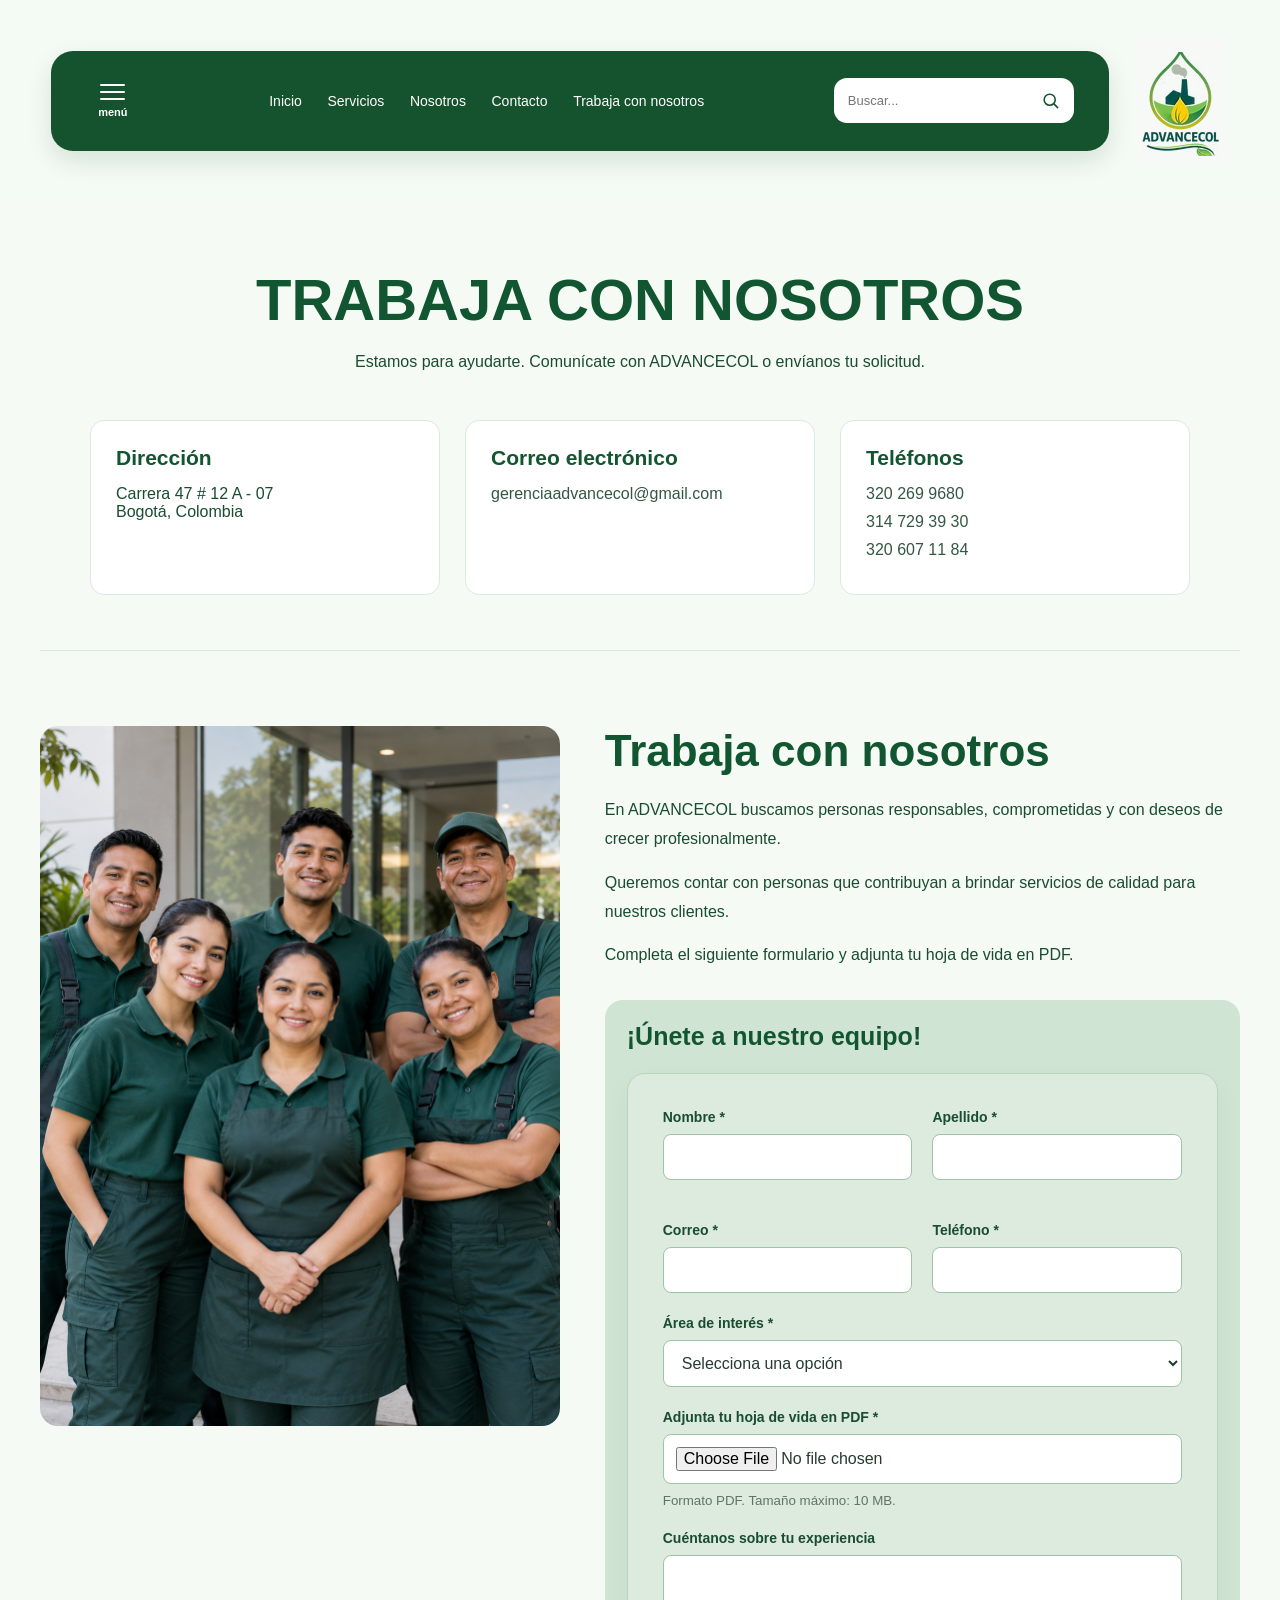
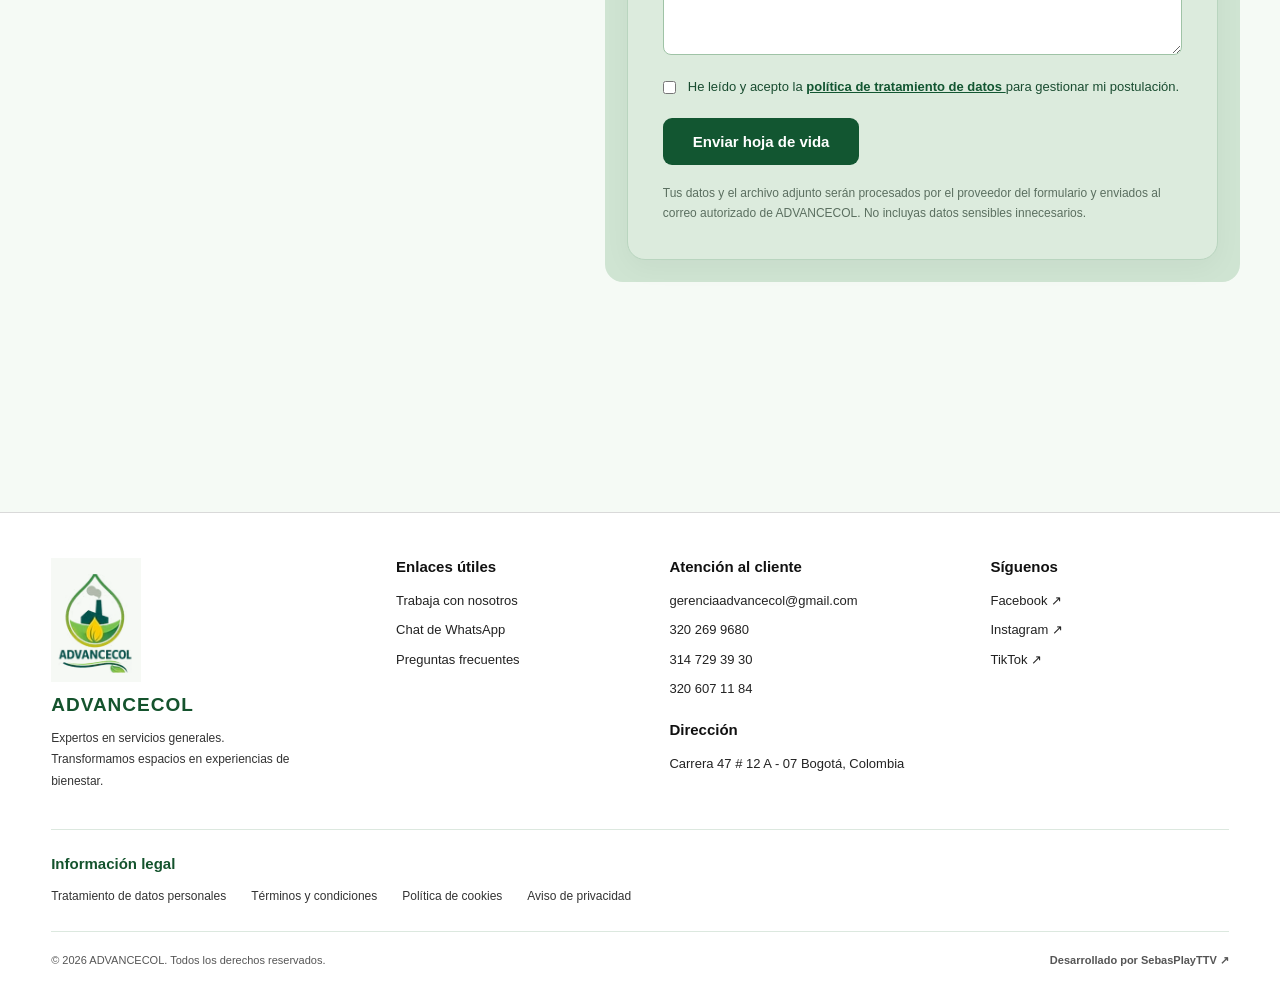
<file: trabajaconnosotros/trabaja.html>
<!DOCTYPE html>
<html lang="es">

<head>
    <meta charset="UTF-8">
    <meta name="viewport" content="width=device-width, initial-scale=1.0">

    <title>contacto y empleo | ADVANCECOL</title>

    <link rel="icon" type="image/png" sizes="512x512" href="/assets/favicon.png">

    <!-- ESTILOS -->
    <link rel="stylesheet" href="../style.css">
    <link rel="stylesheet" href="trabaja.css">
</head>

<body>

    <!-- ENCABEZADO CORPORATIVO -->
    <header class="encabezado">

        <nav class="barra-verde" aria-label="Navegación principal">

            <button class="boton-menu"
                    id="boton-menu"
                    type="button"
                    aria-label="Abrir menú"
                    aria-controls="menu-lateral"
                    aria-expanded="false">

                <span class="lineas-menu">
                    <span></span>
                    <span></span>
                    <span></span>
                </span>

                <span class="texto-menu">menú</span>
            </button>

            <!-- OPCIONES PRINCIPALES -->
        <div class="enlaces-nav">

            <a href="../index.html">Inicio</a>

            <a href="../servicios/servicios.html">Servicios</a>

            <a href="../nosotros/nosotros.html">Nosotros</a>

            <a href="../contacto/contacto.html#contacto">Contacto</a>

            <a href="../trabaja/trabaja.html">Trabaja con nosotros</a>

        </div>

            
            <!-- BUSCADOR -->
            <form class="buscador" id="form-busqueda" role="search">

                <input type="search"
                       id="buscar"
                       placeholder="Buscar..."
                       aria-label="Buscar en ADVANCECOL">

                <button type="submit" aria-label="Buscar">
                    <svg viewBox="0 0 24 24" aria-hidden="true">
                        <circle cx="11" cy="11" r="7"></circle>
                        <path d="M16 16L21 21"></path>
                    </svg>
                </button>

            </form>

        </nav>

        <!-- LOGO -->
        <div class="contenedor-logo">
            <img
                src="../assets/Captura de pantalla 2026-10-09 194754.png"
                alt="Logo de ADVANCECOL"
                class="logo">
        </div>

    </header>

    <!-- FONDO DEL MENÚ -->
    <div class="fondo-menu" id="fondo-menu" hidden></div>

    <!-- MENÚ LATERAL -->
    <aside class="menu-lateral"
           id="menu-lateral"
           aria-label="Menú de navegación"
           aria-hidden="true"
           inert>

        <div class="menu-lateral-header">
            <h2>ADVANCECOL</h2>

            <button id="cerrar-menu"
                    type="button"
                    aria-label="Cerrar menú">
                &times;
            </button>
        </div>

             <!-- OPCIONES PRINCIPALES -->
    <div class="menu-principal">
        <a href="#inicio">Inicio</a>
        <a href="../servicios/servicios.html">Servicios</a>
        <a href="../nosotros/nosotros.html">Nosotros</a>
        <a href="../contacto/contacto.html">Contacto</a>
        <a href="trabajaconnosotros/trabajaconnosotros.html">Trabaja con nosotros</a>
    </div>

        <div class="menu-secundario">

            <a href="contacto.html#trabaja">
                Trabaja con nosotros
            </a>

            <a href="https://wa.me/573202699680"
               target="_blank"
               rel="noopener noreferrer">
                Chat de WhatsApp
            </a>

            <h3>Atención al cliente</h3>

            <a href="mailto:gerenciaadvancecol@gmail.com">
                ✉ gerenciaadvancecol@gmail.com
            </a>

            <div class="datos-contacto">
                <span>Teléfonos</span>

                <a href="tel:+573202699680">
                    ☎ 320 269 9680
                </a>

                <a href="tel:+573147293930">
                    ☎ 314 729 39 30
                </a>

                <a href="tel:+573206071184">
                    ☎ 320 607 11 84
                </a>
            </div>

            <div class="direccion">
                <span>Dirección</span>
                <p>
                    Carrera 47 # 12 A - 07
                    Bogotá, Colombia
                </p>
            </div>

            <a href="../index.html#preguntas-frecuentes">
                Preguntas frecuentes
            </a>

            <div class="redes-sociales">

                <h3>Síguenos en nuestras redes</h3>

                <a href="https://www.facebook.com/profile.php?id=61576306651314"
                   target="_blank"
                   rel="noopener noreferrer"
                   class="red-social">
                    <span class="icono-red facebook">f</span>
                    <span>Facebook</span>
                </a>

                <a href="https://www.instagram.com/advancecol.s.a.s?igsh=ZHp5a3l6dzl0NjJs"
                   target="_blank"
                   rel="noopener noreferrer"
                   class="red-social">
                    <span class="icono-red instagram">◎</span>
                    <span>Instagram</span>
                </a>

                <a href="https://www.tiktok.com/@advancecol4"
                   target="_blank"
                   rel="noopener noreferrer"
                   class="red-social">
                    <span class="icono-red tiktok">♪</span>
                    <span>TikTok</span>
                </a>

            </div>
        </div>

        <div class="creditos-web">
            <span>Desarrollo web</span>

            <a href="https://github.com/sebasplayttv"
               target="_blank"
               rel="noopener noreferrer">
                Desarrollado por SebasPlayTTV ↗
            </a>
        </div>

    </aside>

    




<main class="pagina-contacto">

    <!-- SECCIÓN CONTACTO -->
    <section id="contacto" class="seccion-contacto">

        <div class="contacto-intro">
            <h1>TRABAJA CON NOSOTROS</h1>
            <p>
                Estamos para ayudarte. Comunícate con
                ADVANCECOL o envíanos tu solicitud.
            </p>
        </div>

        <!-- INFORMACIÓN DE CONTACTO -->
        <div class="contacto-datos">

            <article>
                <h2>Dirección</h2>
                <p>Carrera 47 # 12 A - 07</p>
                <p>Bogotá, Colombia</p>
            </article>

            <article>
                <h2>Correo electrónico</h2>
                <a href="mailto:gerenciaadvancecol@gmail.com">
                    gerenciaadvancecol@gmail.com
                </a>
            </article>

            <article>
                <h2>Teléfonos</h2>
                <a href="tel:+573202699680">320 269 9680</a>
                <a href="tel:+573147293930">314 729 39 30</a>
                <a href="tel:+573206071184">320 607 11 84</a>
            </article>

        </div>


    <!-- SECCIÓN TRABAJA CON NOSOTROS -->
    <section id="trabaja" class="seccion-trabaja">

        <div class="trabaja-intro">

            <!-- FOTOGRAFÍA -->
            <div class="trabaja-imagen">

                <img
                    src="../contacto/trabajaconnosotros.png"
                    alt="Equipo profesional en entorno de trabajo">

            </div>

            <!-- INFORMACIÓN -->
            <div class="trabaja-presentacion">

                <h2>Trabaja con nosotros</h2>

                <p>
                    En ADVANCECOL buscamos personas
                    responsables, comprometidas y
                    con deseos de crecer profesionalmente.
                </p>

                <p>
                    Queremos contar con personas que
                    contribuyan a brindar servicios
                    de calidad para nuestros clientes.
                </p>

                <p>
                    Completa el siguiente formulario
                    y adjunta tu hoja de vida en PDF.
                </p>

                <!-- FORMULARIO EMPLEO -->
                <div class="trabaja-formulario">

                    <h3>¡Únete a nuestro equipo!</h3>

                    <form
                        id="formulario-empleo"
                        class="formulario-advancecol"
                        action="https://formsubmit.co/gerenciaadvancecol@gmail.com"
                        method="POST"
                        enctype="multipart/form-data">

                        <input type="hidden" name="_subject"
                               value="Nueva hoja de vida ADVANCECOL">

                        <input type="hidden" name="_captcha"
                               value="true">

                        <input type="text" name="_honey"
                               style="display:none"
                               tabindex="-1"
                               autocomplete="off">

                        <div class="form-grid">

                            <div class="campo">
                                <label for="empleo-nombre">Nombre *</label>
                                <input type="text"
                                       id="empleo-nombre"
                                       name="nombre"
                                       required>
                            </div>

                            <div class="campo">
                                <label for="empleo-apellido">Apellido *</label>
                                <input type="text"
                                       id="empleo-apellido"
                                       name="apellido"
                                       required>
                            </div>

                            <div class="campo">
                                <label for="empleo-email">Correo *</label>
                                <input type="email"
                                       id="empleo-email"
                                       name="email"
                                       required>
                            </div>

                            <div class="campo">
                                <label for="empleo-telefono">Teléfono *</label>
                                <input type="tel"
                                       id="empleo-telefono"
                                       name="telefono"
                                       required>
                            </div>

                        </div>

                        <div class="campo">

                            <label for="empleo-cargo">
                                Área de interés *
                            </label>

                            <select id="empleo-cargo"
                                    name="area_interes"
                                    required>

                                <option value="">
                                    Selecciona una opción
                                </option>



                                <option>Servicio industrial</option>
                                <option>Limpieza y aseo</option>
                                <option>Mantenimiento</option>
                                <option>Jardinería</option>
                                <option>Todero</option>
                                <option>Lavado de tanques</option>
                                <option>Ornamentación</option>
                                <option>Administración</option>
                                <option>Otra área</option>

                            </select>

                        </div>

                        <!-- ARCHIVO PDF -->
                        <div class="campo">

                            <label for="hoja-vida">
                                Adjunta tu hoja de vida en PDF *
                            </label>

                            <input
                                type="file"
                                id="hoja-vida"
                                name="attachment"
                                accept=".pdf,application/pdf"
                                required>

                            <small>
                                Formato PDF. Tamaño máximo: 10 MB.
                            </small>

                            <p id="archivo-mensaje"
                               class="mensaje-validacion"
                               role="alert"></p>

                        </div>

                        <div class="campo">

                            <label for="empleo-mensaje">
                                Cuéntanos sobre tu experiencia
                            </label>

                            <textarea
                                id="empleo-mensaje"
                                name="experiencia"
                                rows="4"></textarea>

                        </div>

                        <!-- AUTORIZACIÓN -->
                        <label class="aceptacion-datos">

                            <input type="checkbox"
                                   name="acepta_tratamiento"
                                   value="Si"
                                   required>

                            <span>
                                He leído y acepto la
                                <a href="../politica-datos.html"
                                   target="_blank"
                                   rel="noopener noreferrer">
                                    política de tratamiento de datos
                                </a>
                                para gestionar mi postulación.
                            </span>

                        </label>

                        <button type="submit" class="boton-enviar">
                            Enviar hoja de vida
                        </button>

                        <p class="formulario-nota">
                            Tus datos y el archivo adjunto
                            serán procesados por el proveedor
                            del formulario y enviados al
                            correo autorizado de ADVANCECOL.
                            No incluyas datos sensibles
                            innecesarios.
                        </p>

                    </form>

                </div>

            </div>

        </div>

    </section>

</main>






    <!-- FOOTER CORPORATIVO -->
    <footer class="footer-advancecol">

        <div class="footer-contenedor">

            <div class="footer-columna footer-marca">

                <img
                    src="../assets/Captura de pantalla 2026-10-09 194754.png"
                    alt="Logo de ADVANCECOL"
                    class="footer-logo">

                <h3>ADVANCECOL</h3>

                <p>
                    Expertos en servicios generales.
                    Transformamos espacios en
                    experiencias de bienestar.
                </p>

            </div>

            <div class="footer-columna">

                <h3>Enlaces útiles</h3>

                <a href="../index.html#trabaja">
                    Trabaja con nosotros
                </a>

                <a href="https://wa.me/573202699680"
                   target="_blank"
                   rel="noopener noreferrer">
                    Chat de WhatsApp
                </a>

                <a href="../index.html#preguntas-frecuentes">
                    Preguntas frecuentes
                </a>

            </div>

            <div class="footer-columna">

                <h3>Atención al cliente</h3>

                <a href="mailto:gerenciaadvancecol@gmail.com">
                    gerenciaadvancecol@gmail.com
                </a>

                <a href="tel:+573202699680">
                    320 269 9680
                </a>

                <a href="tel:+573147293930">
                    314 729 39 30
                </a>

                <a href="tel:+573206071184">
                    320 607 11 84
                </a>

                <h3 class="footer-subtitulo">Dirección</h3>

                <p>
                    Carrera 47 # 12 A - 07
                    Bogotá, Colombia
                </p>

            </div>

            <div class="footer-columna">

                <h3>Síguenos</h3>

                <a href="https://www.facebook.com/profile.php?id=61576306651314"
                   target="_blank"
                   rel="noopener noreferrer">
                    Facebook ↗
                </a>

                <a href="https://www.instagram.com/advancecol.s.a.s?igsh=ZHp5a3l6dzl0NjJs"
                   target="_blank"
                   rel="noopener noreferrer">
                    Instagram ↗
                </a>

                <a href="https://www.tiktok.com/@advancecol4"
                   target="_blank"
                   rel="noopener noreferrer">
                    TikTok ↗
                </a>

            </div>

        </div>

        <!-- INFORMACIÓN LEGAL -->
        <div class="footer-legal">

            <h3>Información legal</h3>

            <div class="footer-enlaces-legales">

                <a href="../politica-datos.html">
                    Tratamiento de datos personales
                </a>

                <a href="../terminos.html">
                    Términos y condiciones
                </a>

                <a href="../cookies.html">
                    Política de cookies
                </a>

                <a href="../privacidad.html">
                    Aviso de privacidad
                </a>

            </div>

        </div>

        <div class="footer-inferior">

            <p>
                &copy; <span id="anio-actual"></span>
                ADVANCECOL. Todos los derechos reservados.
            </p>

            <a href="https://github.com/sebasplayttv"
               target="_blank"
               rel="noopener noreferrer">
                Desarrollado por SebasPlayTTV ↗
            </a>

        </div>

    </footer>

    <!-- JAVASCRIPT -->
    <script src="../script.js"></script>
    <script src="trabaja.js"></script>

    <script>
        const anio = document.getElementById("anio-actual");

        if (anio) {
            anio.textContent = new Date().getFullYear();
        }
    </script>

</body>
</html>
</file>
<file: style.css>
/* CONFIGURACIÓN GENERAL */

* {
    margin: 0;
    padding: 0;
    box-sizing: border-box;
}

body {
    background: #f4faf4;
    font-family: Arial, sans-serif;
}

/* ENCABEZADO */

.encabezado {
    width: 100%;
    max-width: 1500px;
    margin: 0 auto;
    padding: 35px 4%;

    display: flex;
    align-items: center;
    gap: 25px;
}

/* BARRA VERDE */

.barra-verde {
    flex: 1;
    min-width: 0;
    min-height: 100px;

    background: #14532d;
    border-radius: 22px;

    display: flex;
    align-items: center;
    justify-content: space-between;
    gap: 20px;

    padding: 20px 35px;

    box-shadow: 0 10px 25px rgba(0, 65, 25, 0.12);
}

/* ENLACE INICIO */

.enlace-inicio {
    color: #ffffff;
    font-size: 15px;
    font-weight: 500;
    text-decoration: none;

    padding: 10px 0;
    position: relative;
}

.enlace-inicio::after {
    content: "";
    position: absolute;
    bottom: 4px;
    left: 0;

    width: 0;
    height: 2px;
    background: #b8edc2;

    transition: width 0.3s ease;
}

.enlace-inicio:hover::after {
    width: 100%;
}

/* BUSCADOR */

.buscador {
    display: flex;
    align-items: center;
    gap: 9px;

    width: 240px;
    min-width: 0;

    background: #ffffff;
    padding: 0 12px;
    border-radius: 13px;
    border: 2px solid transparent;

    transition: 0.3s ease;
}

.buscador:focus-within {
    border-color: #a4e5a9;
    box-shadow: 0 0 0 3px rgba(164, 229, 169, 0.2);
}

.buscador svg {
    width: 17px;
    height: 17px;

    fill: none;
    stroke: #14532d;
    stroke-width: 2;
    stroke-linecap: round;
}

.buscador input {
    width: 100%;
    min-width: 0;
    padding: 13px 0;

    border: none;
    outline: none;

    background: transparent;
    color: #173d25;
    font-size: 13px;
}

.buscador button {
    border: none;
    background: transparent;

    color: #14532d;
    font-size: 19px;
    cursor: pointer;
}

/* LOGO INDEPENDIENTE */

.contenedor-logo {
    flex-shrink: 0;

    display: flex;
    align-items: center;
    justify-content: center;
}

.logo {
    display: block;
    width: 95px;
    height: auto;
    object-fit: contain;
}

/* ADAPTACIÓN A CELULARES */

@media (max-width: 600px) {

    .encabezado {
        padding: 20px 3%;
        gap: 10px;
    }

    .barra-verde {
        min-height: 75px;
        padding: 15px;
        gap: 12px;
    }

    .enlace-inicio {
        font-size: 13px;
    }

    .buscador {
        width: 150px;
        padding: 0 8px;
        gap: 5px;
    }

    .buscador input {
        padding: 10px 0;
    }

    .logo {
        width: 60px;
    }
}

/* LOGO DENTRO DE LA BARRA VERDE */

.logo-menu {
    width: 85px;
    height: auto;
    object-fit: contain;
    flex-shrink: 0;
}

/* Separación entre logo e Inicio */

.enlace-inicio {
    margin-right: auto;
}

/* Pantallas pequeñas */

@media (max-width: 600px) {
    .logo-menu {
        width: 55px;
    }
}

/* ===================================
   BOTÓN MENÚ HAMBURGUESA
=================================== */

.boton-menu {
    display: flex;
    flex-direction: column;
    align-items: center;
    justify-content: center;
    gap: 6px;

    flex-shrink: 0;
    padding: 8px 12px;

    background: transparent;
    border: none;
    color: white;
    cursor: pointer;
}

.lineas-menu {
    display: flex;
    flex-direction: column;
    gap: 5px;
}

.lineas-menu span {
    width: 25px;
    height: 2px;
    background: white;
    border-radius: 5px;
    transition: transform 0.3s ease;
}

.texto-menu {
    font-size: 11px;
    font-weight: bold;
}

.boton-menu:hover .lineas-menu span {
    background: #b8edc2;
}

/* ===================================
   OPCIONES DE NAVEGACIÓN
=================================== */

.enlaces-nav {
    display: flex;
    align-items: center;
    justify-content: center;
    flex: 1;
    gap: clamp(12px, 2vw, 35px);
}

.enlaces-nav a {
    color: white;
    text-decoration: none;
    font-size: 14px;
    font-weight: 500;
    white-space: nowrap;
    position: relative;

    padding: 12px 0;
    transition: color 0.3s ease;
}

.enlaces-nav a:hover {
    color: #b8edc2;
}

.enlaces-nav a::after {
    content: "";
    position: absolute;
    left: 0;
    bottom: 5px;

    width: 0;
    height: 2px;
    background: #b8edc2;
    transition: width 0.3s ease;
}

.enlaces-nav a:hover::after {
    width: 100%;
}

/* ===================================
   PANEL LATERAL
=================================== */

.fondo-menu {
    position: fixed;
    inset: 0;
    background: rgba(0, 0, 0, 0.4);
    z-index: 199;
}

.fondo-menu[hidden] {
    display: none;
}

.menu-lateral {
    position: fixed;
    top: 0;
    left: 0;

    width: min(320px, 85vw);
    height: 100vh;
    height: 100dvh;

    padding: 30px 20px;
    background: #14532d;

    z-index: 200;
    transform: translateX(-100%);
    visibility: hidden;

    transition:
        transform 0.3s ease,
        visibility 0.3s ease;

    display: flex;
    flex-direction: column;
    gap: 8px;
}

.menu-lateral.abierto {
    transform: translateX(0);
    visibility: visible;
}

.menu-lateral-header {
    display: flex;
    align-items: center;
    justify-content: space-between;
    margin-bottom: 25px;
}

.menu-lateral-header h2 {
    color: white;
    font-size: 20px;
}

.menu-lateral-header button {
    color: white;
    background: transparent;
    border: none;
    font-size: 32px;
    cursor: pointer;
}

.menu-lateral > a {
    color: white;
    text-decoration: none;
    padding: 14px 15px;
    border-radius: 10px;
    font-size: 15px;
    transition: background 0.2s;
}

.menu-lateral > a:hover {
    background: #236c3c;
}

/* ===================================
   BUSCADOR Y ADAPTACIÓN
=================================== */

.buscador {
    margin-left: auto;
    flex-shrink: 0;
}

.buscador button {
    display: flex;
    align-items: center;
    justify-content: center;
}

.buscador button svg {
    width: 19px;
    height: 19px;
    fill: none;
    stroke: #14532d;
    stroke-width: 2;
    stroke-linecap: round;
}

/* TABLETAS */
@media (max-width: 1050px) {
    .enlaces-nav {
        gap: 12px;
    }

    .enlaces-nav a {
        font-size: 12px;
    }

    .buscador {
        width: 175px;
    }
}

/* CELULARES */
@media (max-width: 850px) {
    .enlaces-nav {
        display: none;
    }

    .barra-verde {
        flex-direction: row;
        justify-content: space-between;
        flex-wrap: nowrap;
    }

    .buscador {
        width: min(220px, 65%);
        margin-left: auto;
    }
}

@media (max-width: 480px) {
    .boton-menu {
        padding: 5px;
    }

    .buscador {
        width: min(155px, 65%);
    }
}

/* =================================
   MENÚ LATERAL ADVANCECOL
================================= */

.menu-lateral {
    overflow-y: auto;
    overflow-x: hidden;
    scrollbar-width: thin;
    scrollbar-color: #79b58a #14532d;
}

/* OPCIONES PRINCIPALES */

.menu-principal {
    display: flex;
    flex-direction: column;
    gap: 7px;
    margin-bottom: 22px;
}

.menu-principal a {
    color: #ffffff;
    text-decoration: none;
    font-size: 15px;
    padding: 13px 15px;
    border-radius: 10px;
    transition: background 0.3s ease;
}

.menu-principal a:hover {
    background: #236c3c;
}

/* SECCIÓN SECUNDARIA */

.menu-secundario {
    display: flex;
    flex-direction: column;
    gap: 12px;

    padding: 22px 10px;
    border-top: 1px solid rgba(255,255,255,0.25);
}

.menu-secundario h3 {
    color: #b8edc2;
    font-size: 13px;
    margin-top: 8px;
    font-weight: 600;
}

.menu-secundario a {
    color: #e0f0e4;
    font-size: 12px;
    text-decoration: none;
    line-height: 1.5;

    overflow-wrap: anywhere;
    transition: color 0.2s ease;
}

.menu-secundario a:hover {
    color: #b8edc2;
    text-decoration: underline;
}

/* TELÉFONOS */

.datos-contacto {
    display: flex;
    flex-direction: column;
    gap: 9px;
    margin-top: 6px;
}

.datos-contacto span,
.direccion span {
    font-size: 12px;
    color: #b8edc2;
    font-weight: bold;
}

/* DIRECCIÓN */

.direccion {
    margin: 8px 0;
}

.direccion p {
    color: #e0f0e4;
    font-size: 12px;
    line-height: 1.7;
    margin-top: 8px;
}

/* CRÉDITOS DEL DESARROLLADOR */

.creditos-web {
    margin-top: auto;
    padding: 22px 10px 8px;

    border-top: 1px solid rgba(255,255,255,0.25);

    display: flex;
    flex-direction: column;
    gap: 8px;
}

.creditos-web span {
    color: #b8edc2;
    font-size: 11px;
}

.creditos-web a {
    color: #ffffff;
    font-size: 12px;
    text-decoration: none;
}

.creditos-web a:hover {
    color: #b8edc2;
    text-decoration: underline;
}

/* ====================================
   REDES SOCIALES ADVANCECOL
==================================== */

.redes-sociales {
    display: flex;
    flex-direction: column;
    gap: 12px;

    margin-top: 15px;
    padding-top: 20px;

    border-top: 1px solid rgba(255,255,255,0.25);
}

.redes-sociales h3 {
    color: #b8edc2;
    font-size: 13px;
    font-weight: 600;
    margin-bottom: 5px;
}

/* ENLACES DE REDES */

.redes-sociales .red-social {
    display: flex;
    align-items: center;
    gap: 12px;

    color: white;
    text-decoration: none;
    font-size: 12px;

    padding: 7px;
    border-radius: 9px;

    transition:
        background 0.3s ease,
        transform 0.3s ease;
}

.redes-sociales .red-social:hover {
    background: #236c3c;
    transform: translateX(4px);
}

/* ICONOS */

.icono-red {
    width: 28px;
    height: 28px;

    display: flex;
    align-items: center;
    justify-content: center;

    border-radius: 8px;
    background: white;

    font-size: 19px;
    font-weight: bold;
}

/* FACEBOOK */

.facebook {
    color: #1877f2;
}

/* INSTAGRAM */

.instagram {
    color: #c13584;
}

/* TIKTOK */

.tiktok {
    color: #111111;
}

/* =====================================
   CARRUSEL DE ADVANCECOL
===================================== */

.seccion-carrusel {
    width: 100%;
    padding: 20px 4% 50px;
}

.carrusel {
    position: relative;
    width: 100%;
    max-width: 1400px;
    height: 480px;
    margin: 0 auto;

    border-radius: 22px;
    overflow: hidden;
    background: #14532d;

    box-shadow: 0 12px 35px rgba(0,0,0,0.12);
}

/* DIAPOSITIVAS */

.diapositiva {
    position: absolute;
    inset: 0;

    opacity: 0;
    visibility: hidden;
    transition: opacity 0.7s ease;
}

.diapositiva.activa {
    opacity: 1;
    visibility: visible;
    z-index: 1;
}

.diapositiva img {
    width: 100%;
    height: 100%;
    object-fit: contain;
    display: block;
}

/* OSCURECER SUAVEMENTE LA PARTE INFERIOR */

.diapositiva::after {
    content: "";
    position: absolute;
    inset: 0;

    background: linear-gradient(
        to top,
        rgba(0,30,15,0.85),
        transparent 65%
    );

    pointer-events: none;
}

/* TEXTO DE LAS IMÁGENES */

.contenido-diapositiva {
    position: absolute;
    bottom: 65px;
    left: 7%;
    right: 7%;
    z-index: 2;
    color: white;
}

.contenido-diapositiva h2 {
    font-size: clamp(24px, 3vw, 42px);
    margin-bottom: 20px;
    max-width: 700px;
    color: white;
}

.contenido-diapositiva a {
    display: inline-block;
    padding: 12px 20px;

    background: white;
    color: #14532d;

    text-decoration: none;
    border-radius: 12px;
    font-weight: bold;
    font-size: 14px;
}

.contenido-diapositiva a:hover {
    background: #b8edc2;
}

/* FLECHAS */

.flecha-carrusel {
    position: absolute;
    top: 50%;
    transform: translateY(-50%);
    z-index: 3;

    width: 45px;
    height: 45px;

    border: none;
    border-radius: 50%;

    background: rgba(255,255,255,0.9);
    color: #14532d;

    font-size: 20px;
    cursor: pointer;
}

.anterior {
    left: 20px;
}

.siguiente {
    right: 20px;
}

/* INDICADORES */

.indicadores {
    position: absolute;
    bottom: 20px;
    left: 50%;
    transform: translateX(-50%);
    z-index: 3;

    display: flex;
    gap: 9px;
}

.punto {
    width: 10px;
    height: 10px;
    padding: 0;

    border: none;
    border-radius: 50%;

    background: rgba(255,255,255,0.5);
    cursor: pointer;
}

.punto.activo {
    background: white;
    width: 28px;
    border-radius: 10px;
}

/* CELULARES */

@media (max-width: 700px) {
    .carrusel {
        height: 380px;
    }

    .contenido-diapositiva {
        bottom: 60px;
    }

    .contenido-diapositiva h2 {
        font-size: 24px;
    }

    .flecha-carrusel {
        width: 34px;
        height: 34px;
    }
}

/* =====================================
   PRESENTACIÓN DE ADVANCECOL
===================================== */

.presentacion-advancecol {
    width: 100%;
    padding: 75px 20px 95px;
    background: #f4faf4;
}

/* CONTENEDOR */

.contenido-presentacion {
    max-width: 1050px;
    margin: 0 auto;

    display: flex;
    flex-direction: column;
    align-items: center;

    text-align: center;
}

/* NOMBRE DE LA EMPRESA */

.titulo-empresa {
    color: #0f6781;

    font-size: clamp(46px, 7vw, 85px);
    font-weight: 800;
    letter-spacing: 4px;

    margin-bottom: 20px;
}

/* LÍNEA DECORATIVA */

.linea-decorativa {
    width: 90px;
    height: 5px;

    background: #248348;
    border-radius: 20px;

    margin-bottom: 30px;
}

/* ESLOGAN */

.eslogan {
    max-width: 900px;

    color: #0f6781;
    font-size: clamp(23px, 3vw, 34px);
    font-weight: 600;
    line-height: 1.4;

    margin-bottom: 35px;
}

/* DESCRIPCIÓN */

.descripcion-empresa {
    max-width: 930px;
}

.descripcion-empresa h3 {
    color: #0f6781;

    font-size: clamp(18px, 2vw, 23px);
    font-weight: 600;

    margin-bottom: 20px;
    line-height: 1.5;
}

.descripcion-empresa p {
    color: #526658;

    font-size: 17px;
    line-height: 1.9;
    font-weight: 400;
}

.descripcion-empresa strong {
    color: #0f6781;
    font-weight: 700;
}

/* EFECTO SUAVE AL CARGAR */

.contenido-presentacion {
    animation: aparecerPresentacion 0.8s ease both;
}

@keyframes aparecerPresentacion {
    from {
        opacity: 0;
        transform: translateY(20px);
    }

    to {
        opacity: 1;
        transform: translateY(0);
    }
}

/* ADAPTACIÓN A CELULARES */

@media (max-width: 700px) {

    .presentacion-advancecol {
        padding: 50px 20px 65px;
    }

    .titulo-empresa {
        font-size: 42px;
        letter-spacing: 2px;
    }

    .eslogan {
        font-size: 23px;
    }

    .descripcion-empresa h3 {
        font-size: 19px;
    }

    .descripcion-empresa p {
        font-size: 15px;
        line-height: 1.8;
    }
}

/* ACCESIBILIDAD */

@media (prefers-reduced-motion: reduce) {
    .contenido-presentacion {
        animation: none;
    }
}
/* =====================================
   SECCIÓN NUESTROS SERVICIOS
===================================== */

.seccion-servicios {
    background: #14532d;
    padding: 80px 4%;
}

.contenedor-servicios {
    max-width: 1400px;
    margin: 0 auto;
}

.titulo-servicios {
    text-align: center;
    color: #ffffff;
    font-size: clamp(34px, 4vw, 52px);
    margin-bottom: 50px;
    font-weight: 800;
}

/* CONTENEDOR DE TARJETAS */
.lista-servicios {
    display: grid;
    grid-template-columns: repeat(2, 1fr);
    gap: 30px;
}

/* TARJETA */
.servicio-card {
    display: flex;
    align-items: stretch;
    background: #ffffff;
    border-radius: 20px;
    overflow: hidden;
    box-shadow: 0 10px 25px rgba(0, 0, 0, 0.15);
    min-height: 260px;
}

/* IMAGEN */
.servicio-card img {
    width: 42%;
    min-width: 42%;
    object-fit: cover;
    display: block;
}

/* INFORMACIÓN */
.servicio-info {
    width: 58%;
    padding: 28px 24px;
    display: flex;
    flex-direction: column;
    justify-content: center;
}

.servicio-info h3 {
    color: #14532d;
    font-size: 26px;
    line-height: 1.3;
    margin-bottom: 14px;
}

.servicio-info p {
    color: #4b5b51;
    font-size: 16px;
    line-height: 1.7;
    margin-bottom: 22px;
}

/* BOTÓN */
.boton-servicio {
    display: inline-block;
    align-self: flex-start;
    text-decoration: none;
    background: #0f6781;
    color: #ffffff;
    padding: 12px 24px;
    border-radius: 10px;
    font-size: 15px;
    font-weight: 600;
    transition: 0.3s ease;
}

.boton-servicio:hover {
    background: #0a5065;
    transform: translateY(-2px);
}

/* TABLET */
@media (max-width: 1000px) {
    .lista-servicios {
        grid-template-columns: 1fr;
    }
}

/* CELULAR */
@media (max-width: 700px) {
    .seccion-servicios {
        padding: 60px 20px;
    }

    .servicio-card {
        flex-direction: column;
    }

    .servicio-card img {
        width: 100%;
        min-width: 100%;
        height: 240px;
    }

    .servicio-info {
        width: 100%;
        padding: 22px 18px;
    }

    .servicio-info h3 {
        font-size: 22px;
    }

    .servicio-info p {
        font-size: 15px;
    }
}
/* =====================================
   FOOTER ADVANCECOL
===================================== */

.footer-advancecol {
    background: #ffffff;
    padding: 45px 4% 30px;
    border-top: 1px solid #d9d9d9;
}

.footer-contenedor {
    max-width: 1400px;
    margin: 0 auto;

    display: grid;
    grid-template-columns: repeat(5, 1fr);
    gap: 30px;
}

.footer-columna h3 {
    color: #111111;
    font-size: 15px;
    margin-bottom: 14px;
    font-weight: 700;
}

.footer-columna a,
.footer-columna p {
    display: block;
    color: #222222;
    font-size: 13px;
    line-height: 1.8;
    text-decoration: none;
    margin-bottom: 6px;
}

.footer-columna a:hover {
    color: #14532d;
    text-decoration: underline;
}

/* RESPONSIVE */
@media (max-width: 1100px) {
    .footer-contenedor {
        grid-template-columns: repeat(2, 1fr);
    }
}

@media (max-width: 650px) {
    .footer-contenedor {
        grid-template-columns: 1fr;
        gap: 22px;
    }

    .footer-advancecol {
        padding: 35px 20px 25px;
    }

    .footer-columna h3 {
        font-size: 14px;
    }

    .footer-columna a,
    .footer-columna p {
        font-size: 12px;
    }
}

/* =====================================
   COLUMNAS DEL FOOTER
===================================== */

.footer-columna {
    display: flex;
    flex-direction: column;
    align-items: flex-start;
    min-width: 0;
}

/* =====================================
   LOGO Y NOMBRE DE ADVANCECOL
===================================== */

.footer-marca {
    display: flex;
    flex-direction: column;
    align-items: flex-start;
}

.footer-logo {
    width: 90px;
    height: auto;
    object-fit: contain;
    display: block;
    margin-bottom: 12px;
}

.footer-marca h3 {
    color: #14532d;
    font-size: 19px;
    font-weight: 800;
    letter-spacing: 1px;
    margin-bottom: 12px;
}

.footer-marca p {
    max-width: 260px;
    color: #333333;
    font-size: 12px;
    line-height: 1.8;
}

/* =====================================
   DIRECCIÓN
===================================== */

.footer-subtitulo {
    color: #14532d;
    font-size: 14px;
    font-weight: 700;
    margin-top: 15px;
    margin-bottom: 10px;
}

/* =====================================
   INFORMACIÓN LEGAL
===================================== */

.footer-legal {
    max-width: 1400px;
    margin: 0 auto;
    padding: 25px 0;

    border-top: 1px solid #dce8df;
}

.footer-legal h3 {
    color: #14532d;
    font-size: 15px;
    font-weight: 700;
    margin-bottom: 17px;
}

.footer-enlaces-legales {
    display: flex;
    flex-wrap: wrap;
    align-items: center;
    gap: 14px 25px;
}

.footer-enlaces-legales a {
    color: #333333;
    font-size: 12px;
    line-height: 1.6;
    text-decoration: none;

    transition: color 0.3s ease;
}

.footer-enlaces-legales a:hover {
    color: #14532d;
    text-decoration: underline;
}

/* =====================================
   DERECHOS RESERVADOS Y DESARROLLADOR
===================================== */

.footer-inferior {
    max-width: 1400px;
    margin: 0 auto;
    padding-top: 20px;

    border-top: 1px solid #dce8df;

    display: flex;
    align-items: center;
    justify-content: space-between;
    gap: 20px;
}

.footer-inferior p {
    color: #555555;
    font-size: 11px;
    line-height: 1.6;
}

.footer-inferior a {
    color: #14532d;
    font-size: 11px;
    font-weight: 600;
    text-decoration: none;

    transition: color 0.3s ease;
}

.footer-inferior a:hover {
    color: #248348;
    text-decoration: underline;
}

/* =====================================
   AJUSTES PARA COMPUTADORES
===================================== */

@media (min-width: 1101px) {

    .footer-contenedor {
        grid-template-columns: 1.3fr 1fr 1.2fr 1fr;
        gap: 35px;
    }

}

/* =====================================
   AJUSTES PARA CELULARES
===================================== */

@media (max-width: 650px) {

    .footer-logo {
        width: 75px;
    }

    .footer-legal {
        padding: 22px 0;
    }

    .footer-enlaces-legales {
        flex-direction: column;
        align-items: flex-start;
        gap: 12px;
    }

    .footer-inferior {
        flex-direction: column;
        align-items: flex-start;
        gap: 12px;
    }

    .footer-inferior p,
    .footer-inferior a {
        font-size: 11px;
    }
}

/* AJUSTES FINALES DEL FOOTER */

.footer-contenedor {
    display: grid;
    grid-template-columns: 1.3fr 1fr 1.2fr 1fr;
    gap: 35px;
    max-width: 1400px;
    margin: 0 auto;
}

.footer-columna {
    display: flex;
    flex-direction: column;
    align-items: flex-start;
    min-width: 0;
}

.footer-logo {
    display: block;
    width: 90px;
    height: auto;
    margin-bottom: 12px;
}

.footer-legal {
    max-width: 1400px;
    margin: 30px auto 0;
    padding: 25px 0;
    border-top: 1px solid #dce8df;
}

.footer-legal h3 {
    color: #14532d;
    font-size: 15px;
    margin-bottom: 15px;
}

.footer-enlaces-legales {
    display: flex;
    flex-wrap: wrap;
    gap: 15px 25px;
}

.footer-enlaces-legales a {
    color: #333333;
    font-size: 12px;
    text-decoration: none;
}

.footer-enlaces-legales a:hover {
    color: #14532d;
    text-decoration: underline;
}

.footer-inferior {
    max-width: 1400px;
    margin: 0 auto;
    padding-top: 20px;
    border-top: 1px solid #dce8df;

    display: flex;
    justify-content: space-between;
    align-items: center;
    gap: 15px;
}

.footer-inferior p,
.footer-inferior a {
    color: #555555;
    font-size: 11px;
    text-decoration: none;
}

.footer-inferior a:hover {
    color: #14532d;
    text-decoration: underline;
}

/* TABLETAS */

@media (max-width: 950px) {
    .footer-contenedor {
        grid-template-columns: repeat(2, minmax(0, 1fr));
    }
}

/* CELULARES */

@media (max-width: 600px) {
    .footer-contenedor {
        grid-template-columns: 1fr;
        gap: 25px;
    }

    .footer-enlaces-legales {
        flex-direction: column;
        align-items: flex-start;
    }

    .footer-inferior {
        flex-direction: column;
        align-items: flex-start;
    }
}


/* PRIMER SERVICIO A TODO EL ANCHO */
.servicio-industrial {
    grid-column: 1 / -1;
    width: 100%;
    display: flex;
    flex-direction: row;
}

/* Imagen del primer servicio */
.servicio-industrial img {
    width: 45%;
    min-width: 45%;
    object-fit: cover;
}

/* Descripción del primer servicio */
.servicio-industrial .servicio-info {
    width: 55%;
    box-sizing: border-box;
    padding: 35px 40px;
}

/* Los demás servicios mantienen su diseño */

/* Adaptación para celulares */
@media (max-width: 768px) {
    .servicio-industrial {
        grid-column: 1 / -1;
    }
}
</file>
<file: contacto/contacto.css>
/* CONTACTO Y TRABAJA CON NOSOTROS - ADVANCECOL */

.pagina-contacto,
.pagina-trabaja {
    background: #f5faf5;
    color: #194c30;
    padding: 50px 25px 90px;
}

.contacto-intro {
    max-width: 950px;
    margin: 15px auto 45px;
    text-align: center;
}

.contacto-intro h1 {
    font-size: clamp(35px, 6vw, 58px);
    color: #125631;
    margin-bottom: 15px;
}

.contacto-intro p {
    line-height: 1.7;
}

/* DATOS DE CONTACTO */

.contacto-datos {
    max-width: 1100px;
    margin: 0 auto 55px;
    display: grid;
    grid-template-columns: repeat(3, 1fr);
    gap: 25px;
}

.contacto-datos article {
    background: white;
    border: 1px solid #dce9df;
    border-radius: 14px;
    padding: 25px;
}

.contacto-datos h2 {
    color: #125631;
    font-size: 21px;
    margin-bottom: 15px;
}

.contacto-datos a {
    display: block;
    color: #345741;
    text-decoration: none;
    margin-bottom: 10px;
    overflow-wrap: anywhere;
}

/* FORMULARIO */

.contacto-formulario {
    max-width: 750px;
    margin: auto;
}

.contacto-formulario > h2 {
    font-size: 30px;
    color: #125631;
    margin-bottom: 12px;
}

.contacto-formulario > p {
    margin-bottom: 25px;
    line-height: 1.7;
}

.formulario-advancecol {
    background: white;
    border: 1px solid #dce9df;
    border-radius: 18px;
    padding: 35px;
    box-shadow: 0 8px 28px rgba(0,0,0,0.04);
}

.form-grid {
    display: grid;
    grid-template-columns: repeat(2, minmax(0, 1fr));
    gap: 20px;
}

.campo {
    margin-bottom: 22px;
}

.campo-completo {
    grid-column: 1 / -1;
}

.campo label {
    display: block;
    margin-bottom: 9px;
    font-weight: 600;
    font-size: 14px;
}

.campo input,
.campo select,
.campo textarea {
    display: block;
    width: 100%;
    max-width: 100%;
    padding: 13px 14px;
    border: 1px solid #b9d2c1;
    border-radius: 8px;
    background: white;
    color: #263b2d;
    font: inherit;
    box-sizing: border-box;
}

.campo input:focus,
.campo select:focus,
.campo textarea:focus {
    outline: 2px solid #238445;
    outline-offset: 2px;
}

.campo input[type="file"] {
    padding: 12px;
    background: #f3f8f4;
}

.campo small {
    display: block;
    margin-top: 9px;
    color: #607565;
}

/* SERVICIOS */

.campo-servicios {
    border: 1px solid #dce9df;
    padding: 20px;
    border-radius: 12px;
    margin: 5px 0 25px;
}

.campo-servicios legend {
    font-weight: 700;
    padding: 0 8px;
}

.campo-servicios label {
    display: flex;
    align-items: center;
    gap: 10px;
    padding: 7px 0;
    cursor: pointer;
}

.campo-servicios input {
    accent-color: #125631;
    width: 17px;
    height: 17px;
}

/* PRIVACIDAD */

.aceptacion-datos {
    display: flex;
    align-items: flex-start;
    gap: 12px;
    font-size: 13px;
    line-height: 1.6;
    margin: 20px 0;
}

.aceptacion-datos input {
    margin-top: 4px;
    accent-color: #125631;
}

.aceptacion-datos a {
    color: #125631;
    font-weight: 600;
}

.boton-enviar {
    background: #125631;
    color: white;
    border: none;
    border-radius: 9px;
    padding: 15px 30px;
    font-size: 15px;
    font-weight: 700;
    cursor: pointer;
}

.boton-enviar:hover {
    background: #238445;
}

.mensaje-validacion {
    color: #a32424;
    font-size: 13px;
    margin-top: 9px;
}

/* TRABAJA CON NOSOTROS */

.trabaja-intro {
    max-width: 1200px;
    margin: 0 auto;
    display: grid;
    grid-template-columns: 0.9fr 1.1fr;
    gap: 45px;
    align-items: start;
}

.trabaja-imagen img {
    width: 100%;
    height: 700px;
    object-fit: cover;
    border-radius: 18px;
    display: block;
}

.trabaja-presentacion h1 {
    font-size: clamp(30px, 4vw, 44px);
    color: #125631;
    margin-bottom: 18px;
}

.trabaja-presentacion > p {
    line-height: 1.8;
    margin-bottom: 15px;
}

.trabaja-formulario {
    background: #e3f1e7;
    border-radius: 18px;
    padding: 22px;
    margin-top: 30px;
}

.trabaja-formulario h2 {
    font-size: 25px;
    color: #125631;
    margin-bottom: 20px;
}

.formulario-nota {
    margin-top: 18px;
    font-size: 12px;
    line-height: 1.7;
    color: #5b6f60;
}

/* CELULARES */

@media (max-width: 800px) {

    .contacto-datos {
        grid-template-columns: 1fr;
    }

    .trabaja-intro {
        grid-template-columns: 1fr;
    }

    .trabaja-imagen img {
        height: 300px;
    }
}

@media (max-width: 550px) {

    .pagina-contacto,
    .pagina-trabaja {
        padding: 30px 15px 60px;
    }

    .form-grid {
        grid-template-columns: 1fr;
    }

    .formulario-advancecol {
        padding: 22px 16px;
    }

    .trabaja-formulario {
        padding: 12px;
    }

    .contacto-intro h1 {
        font-size: 36px;
    }
}

/* SECCIONES CONTACTO Y EMPLEO */

.seccion-contacto {
    max-width: 1200px;
    margin: 0 auto;
    padding-bottom: 80px;
}

.seccion-trabaja {
    border-top: 1px solid #d7e8dc;
    padding-top: 75px;
    padding-bottom: 60px;
    scroll-margin-top: 25px;
}

.seccion-trabaja .trabaja-presentacion h2 {
    font-size: clamp(30px, 4vw, 44px);
    color: #125631;
    margin-bottom: 20px;
}

.seccion-trabaja .trabaja-formulario h3 {
    font-size: 25px;
    color: #125631;
    margin-bottom: 22px;
}

#contacto {
    scroll-margin-top: 25px;
}

@media (max-width: 750px) {
    .seccion-contacto {
        padding-bottom: 50px;
    }

    .seccion-trabaja {
        padding-top: 45px;
    }
}
/* FORMULARIOS EN VERDE */
.formulario-advancecol {
    background: #dcebdd;
    border: 1px solid #b9d5bf;
    border-radius: 18px;
    padding: 35px;
    box-shadow: 0 8px 28px rgba(0,0,0,0.04);
}

/* CAJA DEL FORMULARIO DE TRABAJA CON NOSOTROS */
.trabaja-formulario {
    background: #cfe4d2;
    border-radius: 18px;
    padding: 22px;
    margin-top: 30px;
}

/* CAMPOS BLANCOS */
.campo input,
.campo select,
.campo textarea {
    display: block;
    width: 100%;
    max-width: 100%;
    padding: 13px 14px;
    border: 1px solid #9fc3a6;
    border-radius: 8px;
    background: #ffffff;
    color: #263b2d;
    font: inherit;
    box-sizing: border-box;
}

/* FILE INPUT TAMBIÉN BLANCO */
.campo input[type="file"] {
    background: #ffffff;
    padding: 12px;
    border: 1px solid #9fc3a6;
    border-radius: 8px;
}

/* FIELDSET DE SERVICIOS TAMBIÉN VERDE SUAVE */
.campo-servicios {
    border: 1px solid #b9d5bf;
    background: #e4f0e5;
    padding: 20px;
    border-radius: 12px;
    margin: 5px 0 25px;
}

/* ÁREA DE CONTACTO MÁS VERDE */
.contacto-formulario .formulario-advancecol {
    background: #dcebdd;
}

/* FORMULARIO DE EMPLEO MÁS VERDE */
.trabaja-formulario .formulario-advancecol {
    background: #dcebdd;
}
</file>
<file: nosotros/nosotros.css>
/* PÁGINA NOSOTROS - ADVANCECOL */

.pagina-nosotros {
    background: #f5faf5;
    color: #244a34;
    padding-bottom: 70px;
}

/* INTRODUCCIÓN */

.nosotros-introduccion {
    max-width: 1050px;
    margin: 70px auto 60px;
    padding: 0 25px;
    text-align: center;
}

.nosotros-introduccion h1 {
    font-size: clamp(36px, 5vw, 58px);
    color: #0f6781;
    margin-bottom: 20px;
}

.linea-nosotros {
    width: 85px;
    height: 5px;
    background: #238445;
    border-radius: 10px;
    margin: 0 auto 30px;
}

.nosotros-introduccion p {
    font-size: 18px;
    line-height: 1.8;
    margin-bottom: 16px;
}

/* BENEFICIOS */

.nosotros-beneficios {
    max-width: 1200px;
    margin: 0 auto 80px;
    padding: 0 30px;
    display: grid;
    grid-template-columns: repeat(2, minmax(0, 1fr));
    gap: 30px;
}

.beneficio-nosotros {
    background: #ffffff;
    border: 1px solid #dfebe1;
    border-radius: 18px;
    overflow: hidden;
    box-shadow: 0 8px 25px rgba(0,0,0,0.06);
    transition: transform 0.25s ease;
}

.beneficio-nosotros:hover {
    transform: translateY(-5px);
}

.beneficio-nosotros img {
    width: 100%;
    height: 270px;
    object-fit: cover;
    display: block;
}

.beneficio-contenido {
    padding: 28px;
}

.beneficio-contenido h2 {
    color: #125631;
    font-size: 25px;
    margin-bottom: 15px;
}

.beneficio-contenido p {
    color: #476052;
    line-height: 1.8;
    font-size: 15px;
}

/* MISIÓN Y VISIÓN */

.nosotros-identidad {
    max-width: 1150px;
    margin: 0 auto 85px;
    padding: 0 30px;
    display: grid;
    grid-template-columns: repeat(2, minmax(0, 1fr));
    gap: 30px;
}

.identidad-tarjeta {
    background: white;
    padding: 40px;
    border-radius: 18px;
    border: 1px solid #dfebe1;
    border-top: 5px solid #238445;
    box-shadow: 0 8px 25px rgba(0,0,0,0.04);
}

.identidad-tarjeta h2 {
    font-size: 34px;
    color: #125631;
    margin-bottom: 20px;
}

.identidad-tarjeta p {
    line-height: 1.9;
    color: #476052;
    font-size: 16px;
}

/* CONTACTO FINAL */

.nosotros-contacto {
    max-width: 1100px;
    margin: 0 auto;
    padding: 55px 25px;
    text-align: center;
    background: #e8f3e9;
    border-radius: 20px;
}

.nosotros-contacto h2 {
    color: #125631;
    font-size: 32px;
    margin-bottom: 18px;
}

.nosotros-contacto p {
    line-height: 1.8;
    max-width: 680px;
    margin: 0 auto 28px;
}

.boton-nosotros {
    display: inline-block;
    padding: 14px 24px;
    margin: 6px;
    background: #0f6781;
    color: white;
    border-radius: 9px;
    font-weight: 600;
    text-decoration: none;
    transition: background 0.2s ease;
}

.boton-nosotros:hover {
    background: #238445;
    color: white;
}

.boton-contacto {
    background: #238445;
}

.boton-contacto:hover {
    background: #125631;
}

/* DISEÑO RESPONSIVE */

@media (max-width: 750px) {

    .nosotros-beneficios,
    .nosotros-identidad {
        grid-template-columns: 1fr;
        padding: 0 18px;
    }

    .nosotros-introduccion {
        margin: 45px auto;
    }

    .nosotros-introduccion p {
        font-size: 16px;
    }

    .beneficio-nosotros img {
        height: 220px;
    }

    .identidad-tarjeta {
        padding: 28px;
    }

    .nosotros-contacto {
        margin: 0 18px;
        padding: 35px 20px;
    }
}

@media (prefers-reduced-motion: reduce) {
    .beneficio-nosotros {
        transition: none;
    }
}
</file>
<file: servicios/servicios.css>
/* =====================================
   PRESENTACIÓN DE SERVICIOS
===================================== */

.presentacion-servicios {
    max-width: 1200px;
    margin: 0 auto;

    padding: 65px 20px 75px;
    text-align: center;
}

/* TÍTULO PRINCIPAL */

.presentacion-servicios h1 {
    color: #0f6781;

    font-size: clamp(38px, 5vw, 65px);
    font-weight: 800;
    letter-spacing: 1px;

    margin-bottom: 20px;
}

/* LÍNEA DECORATIVA */

.linea-servicios {
    width: 90px;
    height: 5px;

    background: #248348;
    border-radius: 20px;

    margin: 0 auto 25px;
}

/* TEXTO DE PRESENTACIÓN */

.presentacion-servicios p {
    color: #526658;
    font-size: 18px;
    line-height: 1.7;
}

/* CELULARES */

@media (max-width: 600px) {
    .presentacion-servicios {
        padding: 50px 20px;
    }

    .presentacion-servicios h1 {
        font-size: 37px;
    }

    .presentacion-servicios p {
        font-size: 15px;
    }
}

/* =====================================
   CATÁLOGO DE SERVICIOS ADVANCECOL
===================================== */

.catalogo-servicios {
    width: 100%;
    padding: 0 5% 90px;
}

.grid-servicios {
    max-width: 1400px;
    margin: 0 auto;

    display: grid;
    grid-template-columns: repeat(2, minmax(0, 1fr));
    gap: 28px;
}

/* TARJETAS */

.tarjeta-servicio {
    background: #ffffff;
    border: 1px solid #e0eae2;
    border-radius: 20px;
    overflow: hidden;

    box-shadow: 0 8px 24px rgba(0, 65, 25, 0.08);

    transition:
        transform 0.3s ease,
        box-shadow 0.3s ease;
}

.tarjeta-servicio:hover {
    transform: translateY(-5px);
    box-shadow: 0 15px 30px rgba(0, 65, 25, 0.15);
}

/* IMAGEN */

.tarjeta-servicio img {
    display: block;
    width: 100%;
    height: 245px;

    object-fit: cover;
}

/* TEXTO */

.tarjeta-contenido {
    padding: 25px;

    display: flex;
    flex-direction: column;
    align-items: flex-start;
}

.tarjeta-contenido h2 {
    color: #14532d;
    font-size: 23px;
    line-height: 1.3;
    margin-bottom: 12px;
}

.tarjeta-contenido p {
    color: #526658;
    font-size: 14px;
    line-height: 1.8;
    margin-bottom: 22px;
}

/* BOTÓN VER SERVICIO */

.btn-ver-servicio {
    display: inline-block;

    padding: 13px 20px;
    background: #0f6781;
    color: #ffffff;

    border-radius: 10px;
    text-decoration: none;

    font-size: 13px;
    font-weight: bold;

    transition:
        background 0.3s ease,
        transform 0.3s ease;
}

.btn-ver-servicio:hover {
    background: #247543;
    transform: translateY(-2px);
}

/* TABLETAS */

@media (max-width: 900px) {

    .grid-servicios {
        grid-template-columns: 1fr;
    }

}

/* CELULARES */

@media (max-width: 600px) {

    .catalogo-servicios {
        padding: 0 18px 60px;
    }

    .tarjeta-servicio img {
        height: 210px;
    }

    .tarjeta-contenido {
        padding: 20px;
    }

    .tarjeta-contenido h2 {
        font-size: 21px;
    }

    .tarjeta-contenido p {
        font-size: 13px;
    }
}

@media (prefers-reduced-motion: reduce) {
    .tarjeta-servicio,
    .btn-ver-servicio {
        transition: none;
    }
}
/* =====================================
   AJUSTES PARA COMPUTADORES
===================================== */

@media (min-width: 1101px) {

    .footer-contenedor {
        grid-template-columns: 1.3fr 1fr 1.2fr 1fr;
        gap: 35px;
    }

}

/* =====================================
   AJUSTES PARA CELULARES
===================================== */

@media (max-width: 650px) {

    .footer-logo {
        width: 75px;
    }

    .footer-legal {
        padding: 22px 0;
    }

    .footer-enlaces-legales {
        flex-direction: column;
        align-items: flex-start;
        gap: 12px;
    }

    .footer-inferior {
        flex-direction: column;
        align-items: flex-start;
        gap: 12px;
    }

    .footer-inferior p,
    .footer-inferior a {
        font-size: 11px;
    }
}

/* AJUSTES FINALES DEL FOOTER */

.footer-contenedor {
    display: grid;
    grid-template-columns: 1.3fr 1fr 1.2fr 1fr;
    gap: 35px;
    max-width: 1400px;
    margin: 0 auto;
}

.footer-columna {
    display: flex;
    flex-direction: column;
    align-items: flex-start;
    min-width: 0;
}

.footer-logo {
    display: block;
    width: 90px;
    height: auto;
    margin-bottom: 12px;
}

.footer-legal {
    max-width: 1400px;
    margin: 30px auto 0;
    padding: 25px 0;
    border-top: 1px solid #dce8df;
}

.footer-legal h3 {
    color: #14532d;
    font-size: 15px;
    margin-bottom: 15px;
}

.footer-enlaces-legales {
    display: flex;
    flex-wrap: wrap;
    gap: 15px 25px;
}

.footer-enlaces-legales a {
    color: #333333;
    font-size: 12px;
    text-decoration: none;
}

.footer-enlaces-legales a:hover {
    color: #14532d;
    text-decoration: underline;
}

.footer-inferior {
    max-width: 1400px;
    margin: 0 auto;
    padding-top: 20px;
    border-top: 1px solid #dce8df;

    display: flex;
    justify-content: space-between;
    align-items: center;
    gap: 15px;
}

.footer-inferior p,
.footer-inferior a {
    color: #555555;
    font-size: 11px;
    text-decoration: none;
}

.footer-inferior a:hover {
    color: #14532d;
    text-decoration: underline;
}

/* TABLETAS */

@media (max-width: 950px) {
    .footer-contenedor {
        grid-template-columns: repeat(2, minmax(0, 1fr));
    }
}

/* CELULARES */

@media (max-width: 600px) {
    .footer-contenedor {
        grid-template-columns: 1fr;
        gap: 25px;
    }

    .footer-enlaces-legales {
        flex-direction: column;
        align-items: flex-start;
    }

    .footer-inferior {
        flex-direction: column;
        align-items: flex-start;
    }
}

/* =====================================
   DETALLE DE SERVICIO ADVANCECOL
===================================== */

.pagina-detalle {
    max-width: 1400px;
    margin: 0 auto;
    padding: 35px 5% 90px;
}

.volver-servicios {
    display: inline-block;
    margin-bottom: 35px;
    color: #14532d;
    font-size: 14px;
    font-weight: 600;
    text-decoration: none;
}

.volver-servicios:hover {
    text-decoration: underline;
}

/* TÍTULO */

.titulo-detalle {
    text-align: center;
    margin-bottom: 45px;
}

.titulo-detalle h1 {
    max-width: 950px;
    margin: 0 auto 20px;
    color: #14532d;
    font-size: clamp(30px, 4vw, 48px);
    line-height: 1.2;
}

.linea-detalle {
    width: 90px;
    height: 5px;
    background: #248348;
    border-radius: 20px;
    margin: auto;
}

/* IMAGEN E INFORMACIÓN */

.detalle-principal {
    display: grid;
    grid-template-columns: 1fr 1fr;
    align-items: start;
    gap: 35px;
}

.detalle-imagen {
    border-radius: 18px;
    overflow: hidden;
    background: #e6efe8;
}

.detalle-imagen img {
    display: block;
    width: 100%;
    height: 460px;
    object-fit: cover;
}

.detalle-informacion h2 {
    color: #14532d;
    font-size: 27px;
    margin-bottom: 18px;
}

.detalle-informacion > p {
    color: #526658;
    font-size: 15px;
    line-height: 1.8;
    margin-bottom: 22px;
}

.detalle-informacion h3 {
    color: #14532d;
    font-size: 20px;
    margin-bottom: 17px;
}

/* PRECIOS */

.tarjeta-precios {
    background: #ffffff;
    border: 1px solid #d7e7da;
    border-radius: 14px;
    padding: 20px;
    margin-bottom: 15px;
    box-shadow: 0 5px 15px rgba(0,65,25,0.05);
}

.tarjeta-precios h4 {
    color: #14532d;
    font-size: 16px;
    margin-bottom: 16px;
}

.fila-precio {
    display: flex;
    justify-content: space-between;
    align-items: center;
    gap: 15px;
    padding: 10px 0;
    border-top: 1px solid #edf1ee;
    color: #333333;
    font-size: 14px;
}

.fila-precio strong {
    color: #14532d;
    font-size: 19px;
    white-space: nowrap;
}

.detalle-informacion .nota-precios {
    font-size: 12px;
    color: #66766b;
    margin: 12px 0 20px;
}

/* WHATSAPP */

.boton-whatsapp {
    display: inline-block;
    padding: 15px 23px;
    background: #14532d;
    color: white;
    border-radius: 11px;
    text-decoration: none;
    font-size: 14px;
    font-weight: bold;
    transition: background 0.3s ease;
}

.boton-whatsapp:hover {
    background: #247543;
}

/* DESCRIPCIÓN */

.descripcion-detalle {
    margin-top: 65px;
    padding-top: 35px;
    border-top: 1px solid #d7e7da;
}

.descripcion-detalle h2 {
    color: #14532d;
    font-size: 30px;
    margin-bottom: 30px;
}

.bloque-descripcion {
    margin-bottom: 30px;
}

.bloque-descripcion h3 {
    color: #14532d;
    font-size: 19px;
    margin-bottom: 13px;
}

.bloque-descripcion ul {
    padding-left: 24px;
}

.bloque-descripcion li,
.bloque-descripcion p {
    color: #526658;
    font-size: 15px;
    line-height: 1.9;
}

/* RESPONSIVE */

@media (max-width: 900px) {
    .detalle-principal {
        grid-template-columns: 1fr;
    }
}

@media (max-width: 600px) {
    .pagina-detalle {
        padding: 25px 18px 60px;
    }

    .detalle-imagen img {
        height: 300px;
    }

    .detalle-informacion h2 {
        font-size: 23px;
    }

    .fila-precio strong {
        font-size: 16px;
    }

    .descripcion-detalle h2 {
        font-size: 25px;
    }
}

/* PLANES DE LIMPIEZA DE OFICINAS */

.seccion-planes {
    padding: 65px 0;
    margin-top: 45px;
    border-top: 1px solid #d9e8dd;
}

.seccion-planes .titulo-detalle {
    margin-bottom: 55px;
    text-align: center;
}

.cuadricula-planes {
    display: grid;
    grid-template-columns: repeat(2, minmax(0, 1fr));
    gap: 30px;
}

.plan-oficina {
    position: relative;
    background: #ffffff;
    border: 1px solid #d5e5d9;
    border-radius: 15px;
    padding: 45px 25px 25px;
    text-align: center;
    box-shadow: 0 8px 24px rgba(0, 0, 0, 0.04);
    display: flex;
    flex-direction: column;
    align-items: center;
}

.plan-oficina h3 {
    font-size: 20px;
    font-weight: 600;
    color: #125631;
    margin: 0 0 20px;
}

.precio-plan {
    font-size: clamp(30px, 4vw, 48px);
    font-weight: 600;
    color: #125631;
    margin-bottom: 10px;
    overflow-wrap: anywhere;
}

.precio-plan span {
    font-size: 22px;
    vertical-align: top;
}

.precio-anterior {
    font-size: 14px;
    color: #777;
    text-decoration: line-through;
}

.descuento-plan {
    color: #238344;
    font-size: 14px;
}

.plan-jornadas {
    font-size: 16px;
    color: #354d40;
    margin-top: 25px;
    line-height: 1.6;
}

.plan-vigencia {
    color: #125631;
    font-weight: 600;
    margin: 15px 0 25px;
}

.boton-plan {
    display: inline-block;
    background: #125631;
    color: white;
    padding: 15px 20px;
    border-radius: 9px;
    text-decoration: none;
    font-weight: 600;
    width: 100%;
    max-width: 290px;
    margin-top: auto;
}

.boton-plan:hover {
    background: #218044;
    color: #ffffff;
}

.nota-plan {
    font-size: 13px;
    color: #66796b;
    margin-top: 25px;
}

.plan-destacado {
    background: #edf7ef;
    border: 2px solid #258549;
}

.etiqueta-plan {
    position: absolute;
    top: -16px;
    left: 50%;
    transform: translateX(-50%);
    background: #125631;
    color: white;
    padding: 8px 15px;
    border-radius: 6px;
    font-size: 13px;
    white-space: nowrap;
}

.aviso-planes {
    text-align: center;
    color: #66796b;
    font-size: 13px;
    margin-top: 35px;
}

/* ADAPTACIÓN A CELULARES */

@media (max-width: 700px) {
    .cuadricula-planes {
        grid-template-columns: 1fr;
        gap: 35px;
    }

    .seccion-planes {
        padding: 45px 0;
    }

    .plan-oficina {
        padding: 40px 20px 25px;
    }
}

/* LIMPIEZA DE VENTANAS */

.ventanas-cotizacion {
    margin: 50px 0 65px;
    padding: 40px 25px;
    background: #eaf4eb;
    border: 1px solid #d4e5d8;
    border-radius: 16px;
    text-align: center;
}

.ventanas-cotizacion h2 {
    color: #125631;
    font-size: 28px;
    margin-bottom: 15px;
}

.ventanas-cotizacion p {
    color: #445b4c;
    line-height: 1.7;
    max-width: 600px;
    margin: 0 auto 25px;
}

.ventanas-cotizacion .boton-whatsapp {
    display: inline-block;
}

.lista-resumen {
    padding-left: 22px;
    margin: 15px 0 25px;
    line-height: 1.8;
    color: #445b4c;
}

@media (max-width: 700px) {
    .ventanas-cotizacion {
        padding: 30px 18px;
        margin: 35px 0;
    }

    .ventanas-cotizacion h2 {
        font-size: 23px;
    }
}
/* PRIMER SERVICIO A TODO EL ANCHO */
.servicio-industrial {
    grid-column: 1 / -1;
    width: 100%;
    display: flex;
    flex-direction: row;
}

/* Imagen del primer servicio */
.servicio-industrial img {
    width: 45%;
    min-width: 45%;
    object-fit: cover;
}

/* Descripción del primer servicio */
.servicio-industrial .servicio-info {
    width: 55%;
    box-sizing: border-box;
    padding: 35px 40px;
}

/* Los demás servicios mantienen su diseño */

/* Adaptación para celulares */
@media (max-width: 768px) {
    .servicio-industrial {
        grid-column: 1 / -1;
    }
}
</file>
<file: trabajaconnosotros/trabaja.css>
/* CONTACTO Y TRABAJA CON NOSOTROS - ADVANCECOL */

.pagina-contacto,
.pagina-trabaja {
    background: #f5faf5;
    color: #194c30;
    padding: 50px 25px 90px;
}

.contacto-intro {
    max-width: 950px;
    margin: 15px auto 45px;
    text-align: center;
}

.contacto-intro h1 {
    font-size: clamp(35px, 6vw, 58px);
    color: #125631;
    margin-bottom: 15px;
}

.contacto-intro p {
    line-height: 1.7;
}

/* DATOS DE CONTACTO */

.contacto-datos {
    max-width: 1100px;
    margin: 0 auto 55px;
    display: grid;
    grid-template-columns: repeat(3, 1fr);
    gap: 25px;
}

.contacto-datos article {
    background: white;
    border: 1px solid #dce9df;
    border-radius: 14px;
    padding: 25px;
}

.contacto-datos h2 {
    color: #125631;
    font-size: 21px;
    margin-bottom: 15px;
}

.contacto-datos a {
    display: block;
    color: #345741;
    text-decoration: none;
    margin-bottom: 10px;
    overflow-wrap: anywhere;
}

/* FORMULARIO */

.contacto-formulario {
    max-width: 750px;
    margin: auto;
}

.contacto-formulario > h2 {
    font-size: 30px;
    color: #125631;
    margin-bottom: 12px;
}

.contacto-formulario > p {
    margin-bottom: 25px;
    line-height: 1.7;
}

.formulario-advancecol {
    background: white;
    border: 1px solid #dce9df;
    border-radius: 18px;
    padding: 35px;
    box-shadow: 0 8px 28px rgba(0,0,0,0.04);
}

.form-grid {
    display: grid;
    grid-template-columns: repeat(2, minmax(0, 1fr));
    gap: 20px;
}

.campo {
    margin-bottom: 22px;
}

.campo-completo {
    grid-column: 1 / -1;
}

.campo label {
    display: block;
    margin-bottom: 9px;
    font-weight: 600;
    font-size: 14px;
}

.campo input,
.campo select,
.campo textarea {
    display: block;
    width: 100%;
    max-width: 100%;
    padding: 13px 14px;
    border: 1px solid #b9d2c1;
    border-radius: 8px;
    background: white;
    color: #263b2d;
    font: inherit;
    box-sizing: border-box;
}

.campo input:focus,
.campo select:focus,
.campo textarea:focus {
    outline: 2px solid #238445;
    outline-offset: 2px;
}

.campo input[type="file"] {
    padding: 12px;
    background: #f3f8f4;
}

.campo small {
    display: block;
    margin-top: 9px;
    color: #607565;
}

/* SERVICIOS */

.campo-servicios {
    border: 1px solid #dce9df;
    padding: 20px;
    border-radius: 12px;
    margin: 5px 0 25px;
}

.campo-servicios legend {
    font-weight: 700;
    padding: 0 8px;
}

.campo-servicios label {
    display: flex;
    align-items: center;
    gap: 10px;
    padding: 7px 0;
    cursor: pointer;
}

.campo-servicios input {
    accent-color: #125631;
    width: 17px;
    height: 17px;
}

/* PRIVACIDAD */

.aceptacion-datos {
    display: flex;
    align-items: flex-start;
    gap: 12px;
    font-size: 13px;
    line-height: 1.6;
    margin: 20px 0;
}

.aceptacion-datos input {
    margin-top: 4px;
    accent-color: #125631;
}

.aceptacion-datos a {
    color: #125631;
    font-weight: 600;
}

.boton-enviar {
    background: #125631;
    color: white;
    border: none;
    border-radius: 9px;
    padding: 15px 30px;
    font-size: 15px;
    font-weight: 700;
    cursor: pointer;
}

.boton-enviar:hover {
    background: #238445;
}

.mensaje-validacion {
    color: #a32424;
    font-size: 13px;
    margin-top: 9px;
}

/* TRABAJA CON NOSOTROS */

.trabaja-intro {
    max-width: 1200px;
    margin: 0 auto;
    display: grid;
    grid-template-columns: 0.9fr 1.1fr;
    gap: 45px;
    align-items: start;
}

.trabaja-imagen img {
    width: 100%;
    height: 700px;
    object-fit: cover;
    border-radius: 18px;
    display: block;
}

.trabaja-presentacion h1 {
    font-size: clamp(30px, 4vw, 44px);
    color: #125631;
    margin-bottom: 18px;
}

.trabaja-presentacion > p {
    line-height: 1.8;
    margin-bottom: 15px;
}

.trabaja-formulario {
    background: #e3f1e7;
    border-radius: 18px;
    padding: 22px;
    margin-top: 30px;
}

.trabaja-formulario h2 {
    font-size: 25px;
    color: #125631;
    margin-bottom: 20px;
}

.formulario-nota {
    margin-top: 18px;
    font-size: 12px;
    line-height: 1.7;
    color: #5b6f60;
}

/* CELULARES */

@media (max-width: 800px) {

    .contacto-datos {
        grid-template-columns: 1fr;
    }

    .trabaja-intro {
        grid-template-columns: 1fr;
    }

    .trabaja-imagen img {
        height: 300px;
    }
}

@media (max-width: 550px) {

    .pagina-contacto,
    .pagina-trabaja {
        padding: 30px 15px 60px;
    }

    .form-grid {
        grid-template-columns: 1fr;
    }

    .formulario-advancecol {
        padding: 22px 16px;
    }

    .trabaja-formulario {
        padding: 12px;
    }

    .contacto-intro h1 {
        font-size: 36px;
    }
}

/* SECCIONES CONTACTO Y EMPLEO */

.seccion-contacto {
    max-width: 1200px;
    margin: 0 auto;
    padding-bottom: 80px;
}

.seccion-trabaja {
    border-top: 1px solid #d7e8dc;
    padding-top: 75px;
    padding-bottom: 60px;
    scroll-margin-top: 25px;
}

.seccion-trabaja .trabaja-presentacion h2 {
    font-size: clamp(30px, 4vw, 44px);
    color: #125631;
    margin-bottom: 20px;
}

.seccion-trabaja .trabaja-formulario h3 {
    font-size: 25px;
    color: #125631;
    margin-bottom: 22px;
}

#contacto {
    scroll-margin-top: 25px;
}

@media (max-width: 750px) {
    .seccion-contacto {
        padding-bottom: 50px;
    }

    .seccion-trabaja {
        padding-top: 45px;
    }
}
/* FORMULARIOS EN VERDE */
.formulario-advancecol {
    background: #dcebdd;
    border: 1px solid #b9d5bf;
    border-radius: 18px;
    padding: 35px;
    box-shadow: 0 8px 28px rgba(0,0,0,0.04);
}

/* CAJA DEL FORMULARIO DE TRABAJA CON NOSOTROS */
.trabaja-formulario {
    background: #cfe4d2;
    border-radius: 18px;
    padding: 22px;
    margin-top: 30px;
}

/* CAMPOS BLANCOS */
.campo input,
.campo select,
.campo textarea {
    display: block;
    width: 100%;
    max-width: 100%;
    padding: 13px 14px;
    border: 1px solid #9fc3a6;
    border-radius: 8px;
    background: #ffffff;
    color: #263b2d;
    font: inherit;
    box-sizing: border-box;
}

/* FILE INPUT TAMBIÉN BLANCO */
.campo input[type="file"] {
    background: #ffffff;
    padding: 12px;
    border: 1px solid #9fc3a6;
    border-radius: 8px;
}

/* FIELDSET DE SERVICIOS TAMBIÉN VERDE SUAVE */
.campo-servicios {
    border: 1px solid #b9d5bf;
    background: #e4f0e5;
    padding: 20px;
    border-radius: 12px;
    margin: 5px 0 25px;
}

/* ÁREA DE CONTACTO MÁS VERDE */
.contacto-formulario .formulario-advancecol {
    background: #dcebdd;
}

/* FORMULARIO DE EMPLEO MÁS VERDE */
.trabaja-formulario .formulario-advancecol {
    background: #dcebdd;
}
</file>
